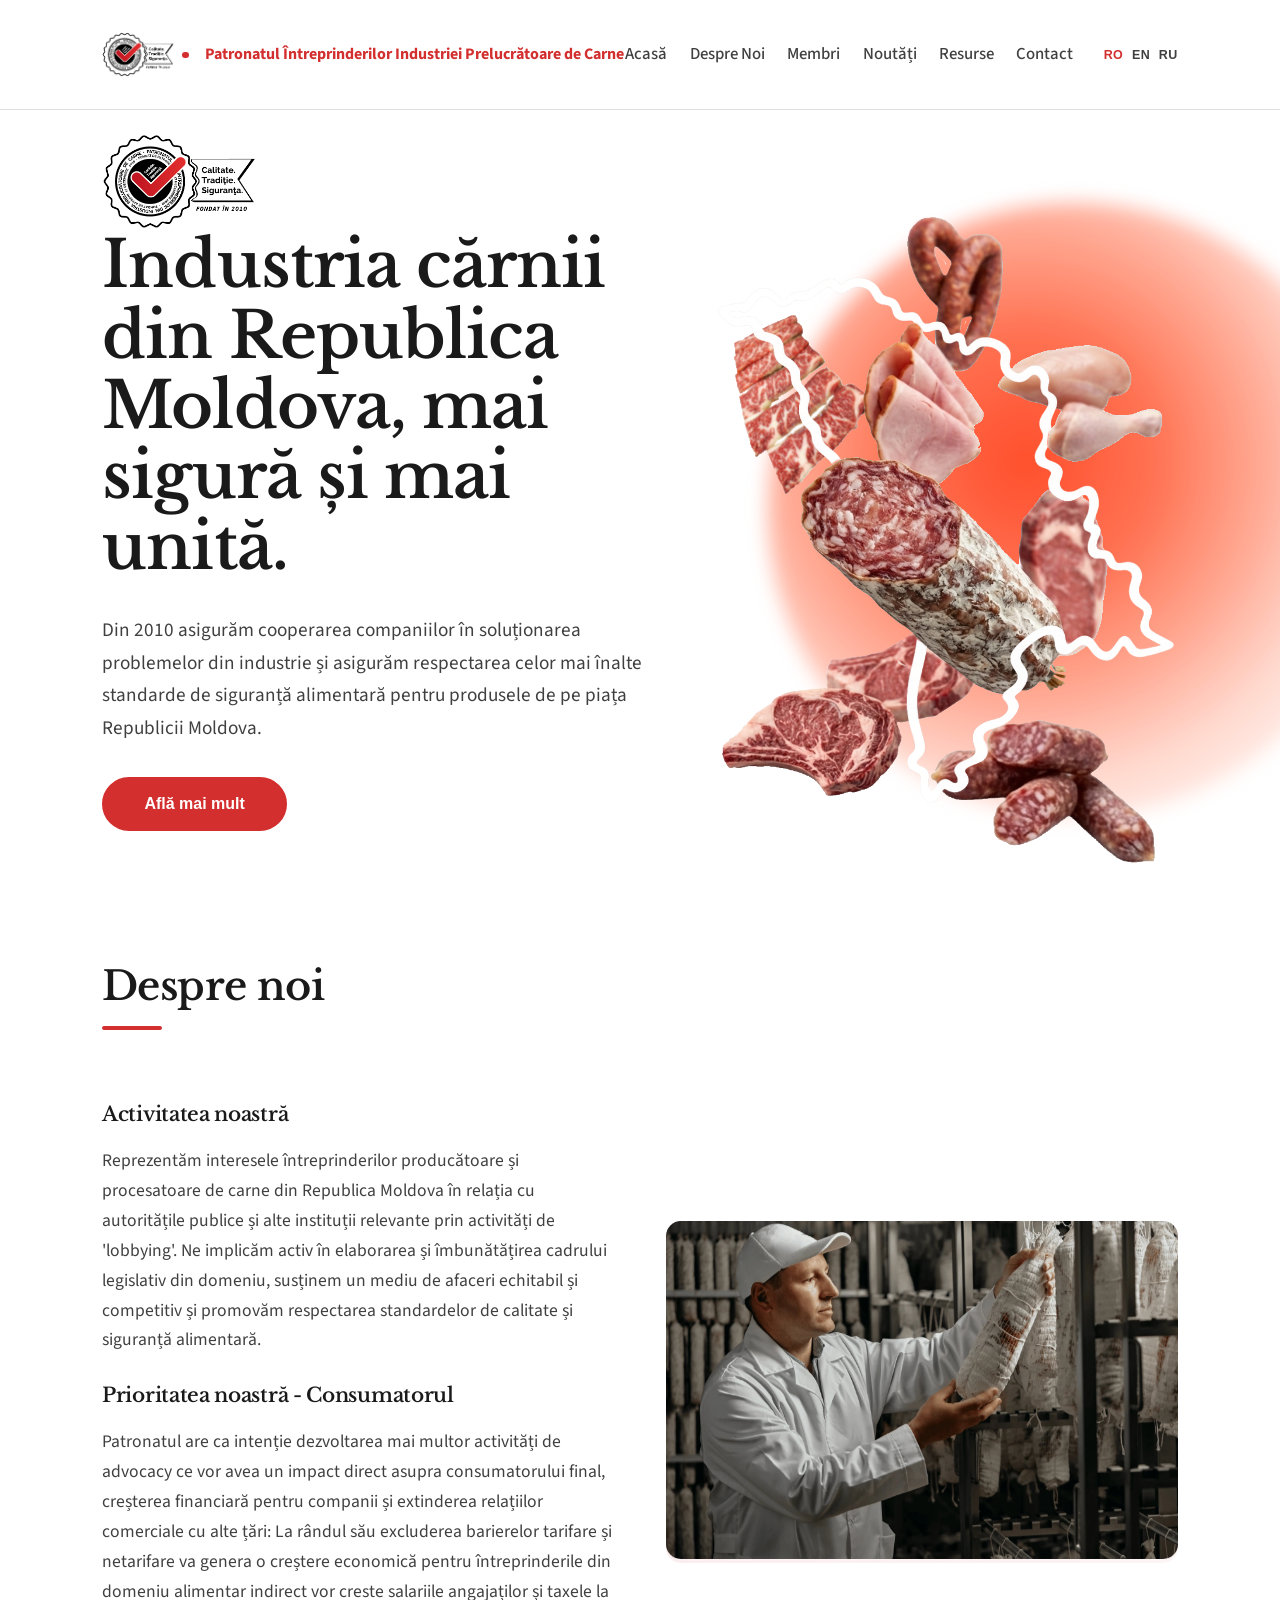
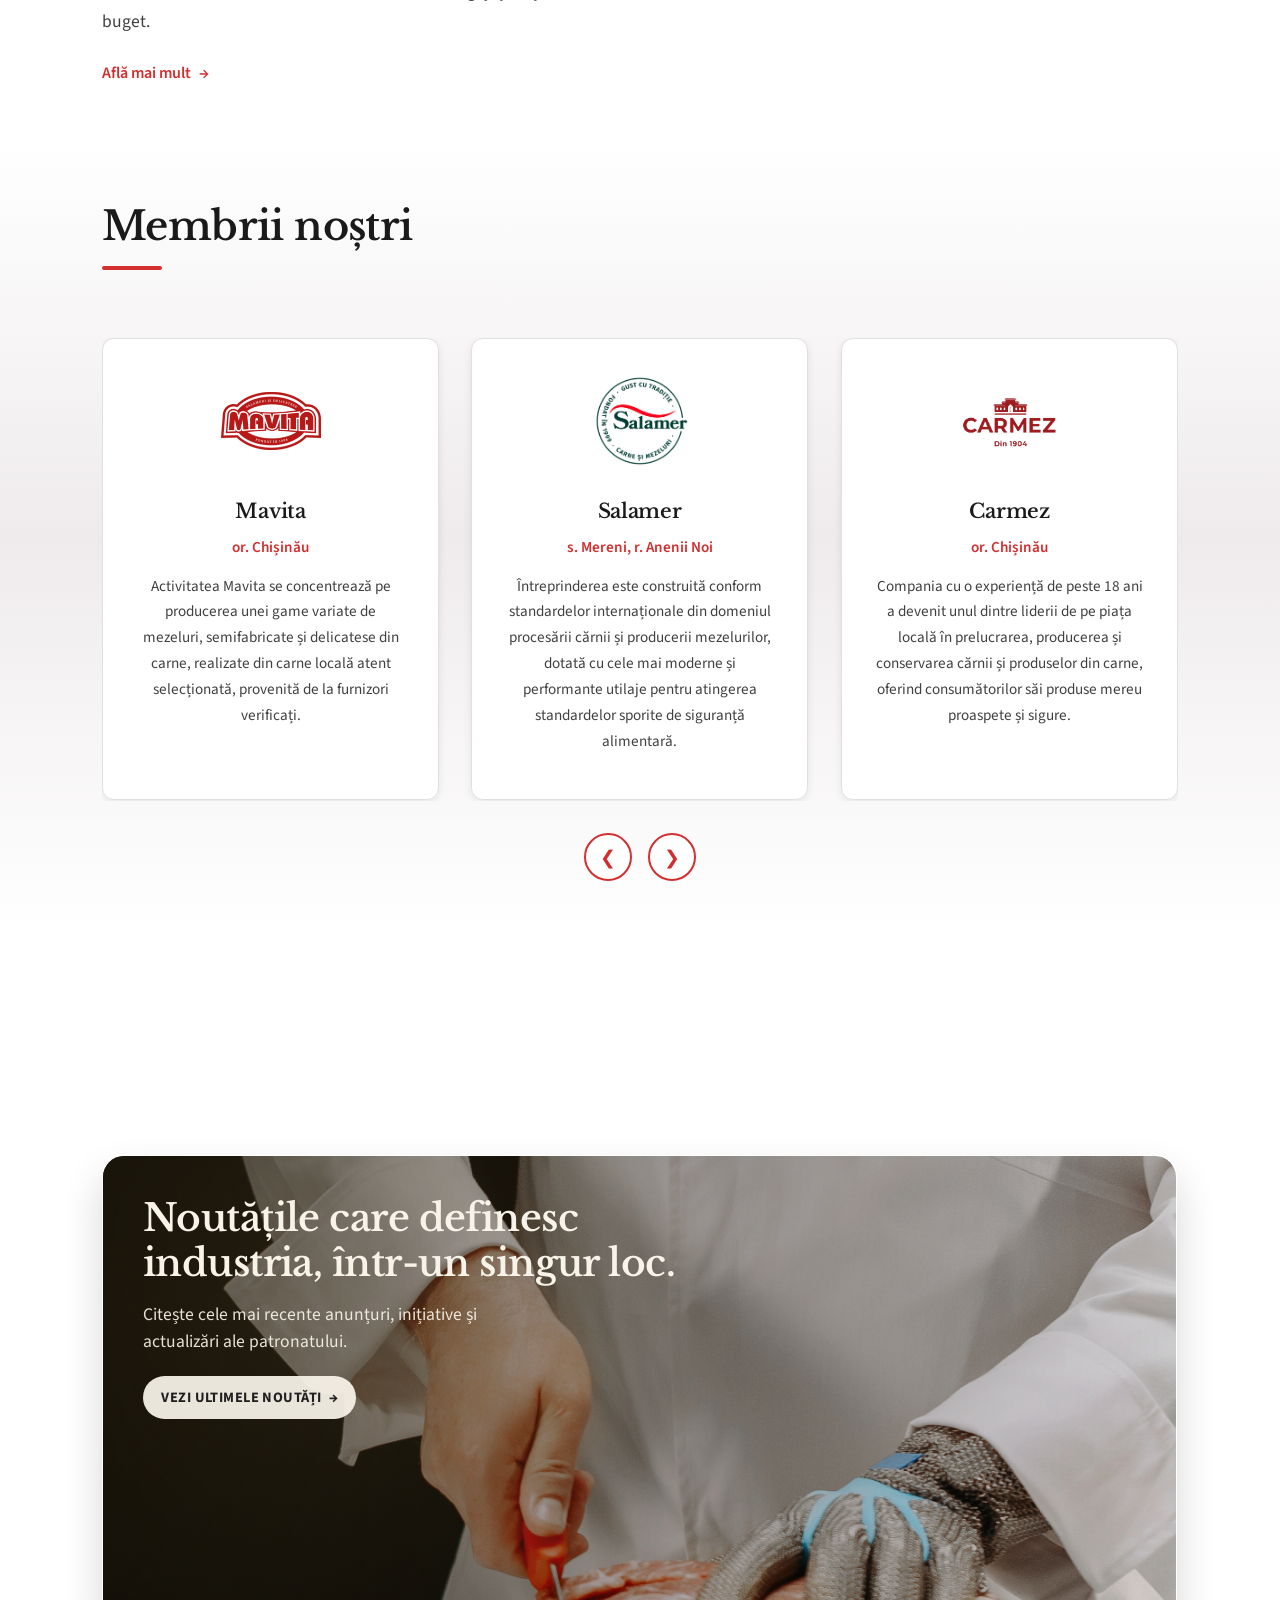
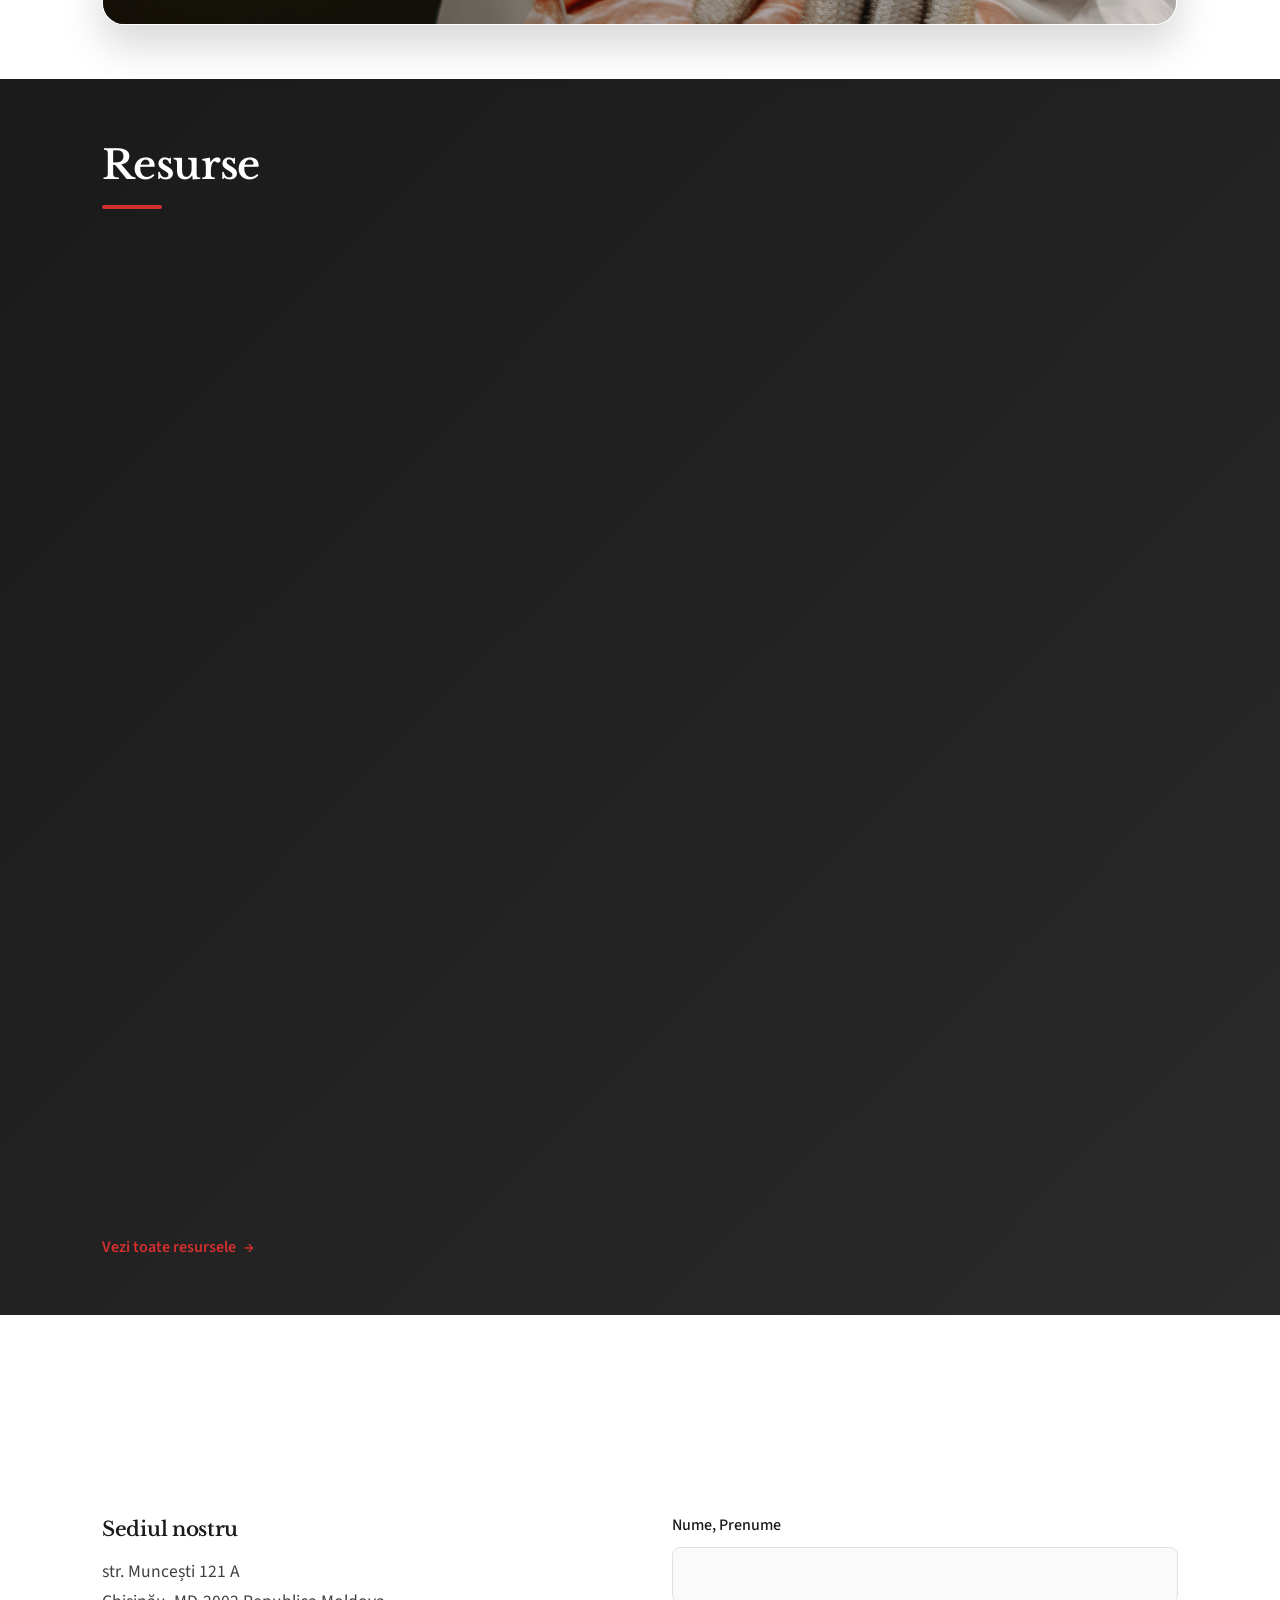
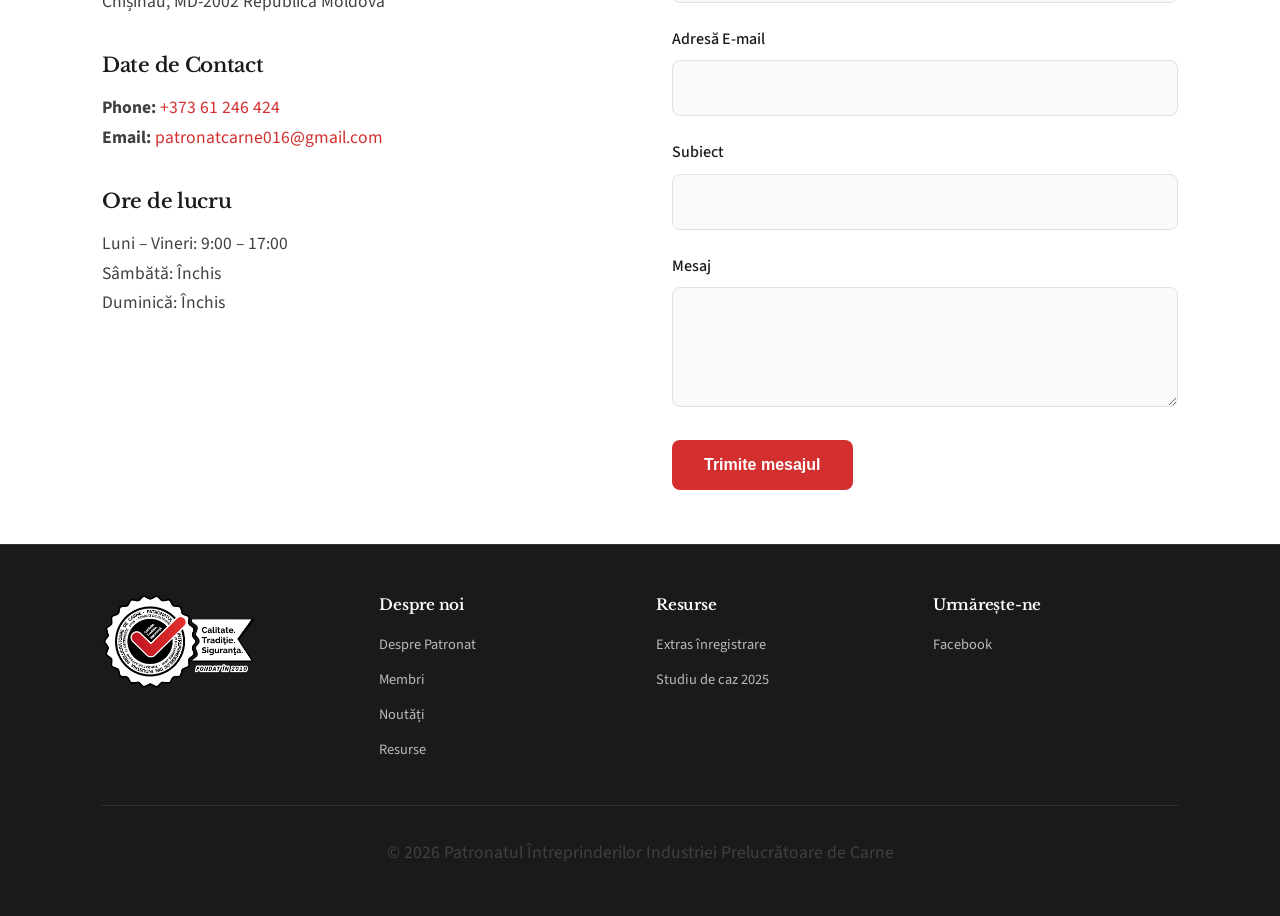
<file: index.html>
<!doctype html>
<html lang="ro">
  <head>
    <meta charset="UTF-8" />
    <meta name="viewport" content="width=device-width, initial-scale=1.0" />
    <meta
      property="og:title"
      content="Patronatul Întreprinderilor Industriei Prelucrătoare de Carne"
    />
    <meta
      property="og:description"
      content="Industria cărnii din Republica Moldova, mai sigură și mai unită."
    />
    <meta property="og:image" content="photos/banner-alt.webp" />
    <meta property="og:url" content="https://patronatcarne.md" />
    <meta property="og:type" content="website" />

    <title data-i18n="index.title">Patronat Carne</title>
    <link rel="preconnect" href="https://fonts.googleapis.com" />
    <link rel="preconnect" href="https://fonts.gstatic.com" crossorigin />
    <link
      href="https://fonts.googleapis.com/css2?family=Libre+Baskerville:ital,wght@0,400..700;1,400..700&family=Noto+Sans:ital,wght@0,100..900;1,100..900&family=Noto+Serif:ital,wght@0,100..900;1,100..900&family=Source+Sans+3:ital,wght@0,200..900;1,200..900&display=swap"
      rel="stylesheet"
    />
    <link rel="stylesheet" href="style.css" />
    <link
      rel="icon"
      type="image/x-icon"
      href="logo-companii/website-favicon/favicon.ico"
    />
    <link
      rel="icon"
      type="image/png"
      href="logo-companii/website-favicon/favicon-16x16.png"
    />
    <link
      rel="icon"
      type="image/png"
      href="logo-companii/website-favicon/favicon-32x32.png"
    />
    <link
      rel="apple-touch-icon"
      href="logo-companii/website-favicon/apple-touch-icon.png"
    />
    <link
      rel="icon"
      type="image/png"
      sizes="512x512"
      href="logo-companii/website-favicon/android-chrome-512x512.png"
    />
    <link
      rel="icon"
      type="image/png"
      sizes="192x192"
      href="logo-companii/website-favicon/android-chrome-192x192.png"
    />
  </head>
  <body>
    <!-- Navigation -->
    <nav id="navbar">
      <div class="nav-container">
        <a href="index.html" class="logo" aria-label="Acasă">
          <img src="./logo-companii/logo-patronat.png" alt="Logo Patronat" />
          <span class="logo-dot"></span>
          <br />
          <p data-i18n="nav.logoText" id="org-name-text">
            Patronatul Întreprinderilor Industriei Prelucrătoare de Carne
          </p>
        </a>
        <button
          type="button"
          class="nav-toggle"
          aria-label="Toggle navigation"
          aria-controls="primary-navigation"
          aria-expanded="false"
        >
          <span class="nav-toggle-lines"></span>
        </button>
        <ul id="primary-navigation" class="nav-menu">
          <li><a href="#hero" data-i18n="nav.home">Acasă</a></li>
          <li>
            <a href="pages/aboutus.html" data-i18n="nav.about">Despre Noi</a>
          </li>
          <li>
            <a href="pages/members.html" data-i18n="nav.members">Membri</a>
          </li>
          <li><a href="pages/news.html" data-i18n="nav.news">Noutăți</a></li>
          <li>
            <a href="pages/resurse.html" data-i18n="nav.resources">Resurse</a>
          </li>
          <li><a href="#contacts" data-i18n="nav.contact">Contact</a></li>
          <li class="language-switcher" data-no-translate>
            <button type="button" data-language-switcher data-lang="ro">
              RO
            </button>
            <button type="button" data-language-switcher data-lang="en">
              EN
            </button>
            <button type="button" data-language-switcher data-lang="ru">
              RU
            </button>
          </li>
        </ul>
      </div>
    </nav>

    <div class="hero-about-stage">
      <span class="hero-about-glow" aria-hidden="true"></span>
      <!-- Hero Section -->
      <section id="hero" class="hero">
        <div class="hero-layout">
          <div class="hero-content">
            <img
              src="./logo-companii/logo-patronat.png"
              alt="Logo patronat"
              id="logo-hero-section"
            />
            <h1 data-i18n="index.hero.title">
              Industria cărnii din Moldova, mai sigură și mai unită.
            </h1>
            <p class="hero-subtitle" data-i18n="index.hero.subtitle">
              Din 2010 asigurăm cooperarea companiilor în soluționarea
              problemelor din industrie și asigurăm respectarea celor mai înalte
              standarde de siguranță alimentară pentru produsele de pe piața
              Republicii Moldova.
            </p>
            <div>
              <button class="cta-button" data-i18n="index.hero.ctaMore">
                Află mai mult
              </button>
            </div>
          </div>
          <div class="hero-image">
            <img
              src="photos/hero-salami-image.webp"
              alt="Reprezentare industria cărnii"
            />
          </div>
        </div>
      </section>

      <!-- About Section -->
      <section id="about" class="about">
        <div class="container">
          <h2 class="fade-in-on-scroll" data-i18n="index.about.title">
            Despre noi
          </h2>
          <div class="about-grid">
            <div class="about-text fade-in-on-scroll">
              <h3 data-i18n="index.about.activityTitle">Activitatea noastră</h3>
              <p data-i18n="index.about.activityText">
                Reprezentăm interesele întreprinderilor producătoare și
                procesatoare de carne din Republica Moldova în relația cu
                autoritățile publice și alte instituții relevante. Ne implicăm
                activ în elaborarea și îmbunătățirea cadrului legislativ din
                domeniu, susținem un mediu de afaceri echitabil și competitiv și
                promovăm respectarea standardelor de calitate și siguranță
                alimentară. Facilităm dialogul dintre angajatori, stat și
                partenerii sociali, oferim suport informațional și consultativ
                membrilor noștri și contribuim la dezvoltarea și modernizarea
                sectorului cărnii la nivel național și internațional.
              </p>

              <h3 data-i18n="index.about.priorityTitle">
                Prioritatea noastră - Consumatorul
              </h3>
              <p data-i18n="index.about.priorityText">
                Patronatul are ca intenție dezvoltarea mai multor activități de
                advocacy ce vor avea un impact direct asupra consumatorului
                final, creșterea financiară pentru companii și extinderea
                relațiilor comerciale cu alte țări: La rândul său excluderea
                barierelor tarifare și netarifare va genera o creștere economică
                pentru întreprinderile din domeniu alimentar indirect vor creste
                salariile angajaților și taxele la buget.
              </p>
              <a
                href="pages/aboutus.html"
                class="read-more"
                data-i18n="index.about.readMore"
                >Află mai mult</a
              >
            </div>
            <div class="index-about-image">
              <img src="./photos/main-no-logo.webp" alt="PIIPC" />
            </div>
          </div>
        </div>
      </section>
    </div>

    <!-- Members Section -->
    <section id="members" class="members">
      <div class="container">
        <h2 class="fade-in-on-scroll" data-i18n="index.members.title">
          Membrii noștri
        </h2>
        <div class="members-wrapper">
          <div class="carousel-container">
            <div class="members-grid" id="carousel">
              <div class="member-card fade-in-on-scroll" data-team-page="true">
                <div class="member-avatar">
                  <img src="./logo-companii/mavita-gray.png" alt="Mavita" />
                </div>
                <h3>Mavita</h3>
                <p class="member-role" data-i18n="index.member.mavita.role">
                  or. Chișinău
                </p>
                <p data-i18n="index.member.mavita.desc">
                  Activitatea Mavita se concentrează pe producerea unei game
                  variate de mezeluri, semifabricate și delicatese din carne,
                  realizate din carne locală atent selecționată, provenită de la
                  furnizori verificați.
                </p>
              </div>
              <div class="member-card fade-in-on-scroll" data-team-page="true">
                <div class="member-avatar">
                  <img src="./logo-companii/salamer-gray.png" alt="Salamer" />
                </div>
                <h3>Salamer</h3>
                <p class="member-role" data-i18n="index.member.salamer.role">
                  s. Mereni, r. Anenii Noi
                </p>
                <p data-i18n="index.member.salamer.desc">
                  Întreprinderea este construită conform standardelor
                  internaționale din domeniul procesării cărnii și producerii
                  mezelurilor, dotată cu cele mai moderne și performante utilaje
                  pentru atingerea standardelor sporite de siguranță alimentară.
                </p>
              </div>
              <div class="member-card fade-in-on-scroll" data-team-page="true">
                <div class="member-avatar">
                  <img src="./logo-companii/carmez-gray.png" alt="Carmez" />
                </div>
                <h3>Carmez</h3>
                <p class="member-role" data-i18n="index.member.carmez.role">
                  or. Chișinău
                </p>
                <p data-i18n="index.member.carmez.desc">
                  Compania cu o experiență de peste 18 ani a devenit unul dintre
                  liderii de pe piața locală în prelucrarea, producerea și
                  conservarea cărnii și produselor din carne, oferind
                  consumătorilor săi produse mereu proaspete și sigure.
                </p>
              </div>
              <div class="member-card fade-in-on-scroll" data-team-page="true">
                <div class="member-avatar">
                  <img src="./logo-companii/pegas-gray.png" alt="Pegas" />
                </div>
                <h3>Pegas</h3>
                <p class="member-role" data-i18n="index.member.pegas.role">
                  or. Chișinău
                </p>
                <p data-i18n="index.member.pegas.desc">
                  Pegas este o afacere de familie fondată în anul 1992, un brand
                  premium de produse din carne și delicatese, lanț de magazine
                  și propria brutărie; cu accent pe cea mai înaltă calitate,
                  dezvoltare durabilă și inovație în fabricarea delicateselor de
                  calitate.
                </p>
              </div>
              <div class="member-card fade-in-on-scroll" data-team-page="true">
                <div class="member-avatar">
                  <img src="./logo-companii/nivalli-gray.png" alt="Nivalli" />
                </div>
                <h3>Nivalli</h3>
                <p class="member-role" data-i18n="index.member.nivalli.role">
                  s. Dubăsarii Vechi, r. Criuleni
                </p>
                <p data-i18n="index.member.nivalli.desc">
                  De la înființare, compania și-a propus să devină un producător
                  de referință în industria cărnii din Republica Moldova,
                  combinând rețetele tradiționale cu tehnologiile moderne de
                  producție. Combinatul este construit în conformitate cu
                  cerințele și rigorile din domeniul industriei alimentare,
                  fiind dotat cu utilaje și echipamente moderne produse în
                  Germania și Austria.
                </p>
              </div>
              <div class="member-card fade-in-on-scroll" data-team-page="true">
                <div class="member-avatar">
                  <img
                    src="./logo-companii/debutsor-gray.png"
                    alt="Debut-Sor"
                  />
                </div>
                <h3>Debut-Sor</h3>
                <p class="member-role" data-i18n="index.member.debutsor.role">
                  or. Soroca
                </p>
                <p data-i18n="index.member.debutsor.desc">
                  Misiunea întreprinderii – atenția sporită la preferințele
                  consumatorilor și tendința de perfecționare continuă, activînd
                  într-o manieră legală, transparentă și eficientă, asigurînd
                  astfel cumpărătorii cu produse de calitate.
                </p>
              </div>
              <div class="member-card fade-in-on-scroll" data-team-page="true">
                <div class="member-avatar">
                  <img
                    src="./logo-companii/mezellini-gray.png"
                    alt="Mezellini"
                  />
                </div>
                <h3>Mezellini</h3>
                <p class="member-role" data-i18n="index.member.mezellini.role">
                  s. Bulboaca, r. Anenii-Noi
                </p>
                <p data-i18n="index.member.mezellini.desc">
                  Misiunea este de a hrăni familiile moldovenești cu produse de
                  carne sănătoase, gustoase și accesibile, păstrând și
                  modernizând tradițiile culinare locale.
                </p>
              </div>
              <div class="member-card fade-in-on-scroll" data-team-page="true">
                <div class="member-avatar">
                  <img src="./logo-companii/bn-gray.png" alt="Basarabia Nord" />
                </div>
                <h3>Basarabia Nord</h3>
                <p class="member-role" data-i18n="index.member.bn.role">
                  or. Bălți
                </p>
                <p data-i18n="index.member.bn.desc">
                  De-a lungul unei istorii de peste 80 de ani, în cadrul
                  întreprinderii s-au format generații de tehnologi și maiștri
                  specializați în producerea produselor din carne tradiționale
                  și autentice.
                </p>
              </div>
              <div class="member-card fade-in-on-scroll" data-team-page="true">
                <div class="member-avatar">
                  <img
                    src="./logo-companii/slavena-gray.png"
                    alt="Slavena Lux"
                  />
                </div>
                <h3>Slavena Lux</h3>
                <p class="member-role" data-i18n="index.member.slavena.role">
                  or. Chișinău
                </p>
                <p data-i18n="index.member.slavena.desc">
                  Înființată în anul 2001, Slavena-Lux a evoluat pe parcursul
                  anilor într-un importator și producător de frunte de produse
                  alimentare, ocupând astăzi una dintre pozițiile de lider în
                  acest domeniu.
                </p>
              </div>
            </div>
          </div>
          <div class="carousel-nav fade-in-on-scroll">
            <button class="carousel-btn" id="prev-btn" aria-label="Previous">
              ❮
            </button>
            <button class="carousel-btn" id="next-btn" aria-label="Next">
              ❯
            </button>
          </div>
        </div>
      </div>
    </section>

    <!-- News Section -->
    <section id="news" class="news">
      <div class="container">
        <h2 class="fade-in-on-scroll" data-i18n="index.news.title">Noutăți</h2>
        <a href="pages/news.html" class="news-banner fade-in-on-scroll">
          <img
            src="photos/482A0288.webp"
            alt="Noutăți Patronat"
            class="news-banner-image"
          />
          <div class="news-banner-overlay" aria-hidden="true"></div>
          <div class="news-banner-content">
            <h3 data-i18n="index.news.bannerTitle">
              Noutățile care definesc industria, într-un singur loc.
            </h3>
            <p data-i18n="index.news.bannerText">
              Citește cele mai recente anunțuri, inițiative și actualizări ale
              patronatului.
            </p>
            <span class="news-banner-cta" data-i18n="index.news.bannerCta"
              >Vezi ultimele noutăți</span
            >
          </div>
        </a>
      </div>
    </section>

    <!-- Resources Section -->
    <section id="resources" class="resources">
      <div class="container">
        <h2 class="fade-in-on-scroll" data-i18n="index.resources.title">
          Resurse
        </h2>
        <div class="resources-grid">
          <div class="resource-card fade-in-on-scroll">
            <a
              href="resources/extras-patronat.pdf"
              target="_blank"
              class="wrapper_blank"
              id="wrapper_blank"
            >
              <div class="resource-icon">📄</div>
              <h3 data-i18n="index.resources.card1.title">
                Certificat de înregistrare
              </h3>
              <p data-i18n="index.resources.card1.text">
                Extrasul de la Agenția Servicii Publice (ASP) care certifică
                validitatea activității patronatului drept „Asociație
                Patronală”.
              </p>
              <span class="read-more" data-i18n="index.resources.open"
                >Deschide</span
              >
            </a>
          </div>
          <div class="resource-card fade-in-on-scroll">
            <a href="resources/studiu-maib.pdf" target="_blank">
              <div class="resource-icon">📈</div>
              <h3 data-i18n="index.resources.card2.title">
                Studiul pieței 2025
              </h3>
              <p data-i18n="index.resources.card2.text">
                Un studiu de caz al Sectorului de Creștere Porci, producere
                Mezeluri și carne proaspătă în Moldova, 2025. Proprietate
                intelectuală a „maib”.
              </p>
              <span class="read-more" data-i18n="index.resources.open"
                >Deschide</span
              >
            </a>
          </div>
          <div class="resource-card fade-in-on-scroll">
            <a
              href="https://www.legis.md/cautare/getResults?doc_id=138550&lang=ro"
              target="_blank"
            >
              <div class="resource-icon">📝</div>
              <h3 data-i18n="index.resources.card3.title">
                Legea Patronatelor (Nr. 976)
              </h3>
              <p data-i18n="index.resources.card3.text">
                Descrierea sectiunii resurse 3
              </p>
              <span class="read-more" data-i18n="index.resources.open"
                >Deschide</span
              >
            </a>
          </div>
          <div class="resource-card fade-in-on-scroll">
            <a href="resources/UNIDO-RO.pdf" target="_blank">
              <div class="resource-icon">🌐</div>
              <h3 data-i18n="index.resources.card4.title">Newsletter UNIDO</h3>
              <p data-i18n="index.resources.card4.text">
                Ediția #5 din newsletterul proiectului UE-UNIDO „Îmbunătățirea
                conformității standardelor prin creșterea capacităților
                naționale de monitorizare a reziduurilor”.
              </p>
              <span class="read-more" data-i18n="index.resources.open"
                >Deschide</span
              >
            </a>
          </div>
        </div>
        <a
          class="read-more"
          style="margin-top: 6vh"
          href="pages/resurse.html"
          data-i18n="resources.page.hyperlink"
          >Vezi toate resursele</a
        >
      </div>
    </section>

    <!-- Contacts Section -->
    <section id="contacts" class="contacts">
      <div class="container">
        <h2 class="fade-in-on-scroll" data-i18n="index.contacts.title">
          Contactează-ne
        </h2>
        <div class="contacts-content fade-in-on-scroll">
          <div class="contact-info">
            <div class="contact-item">
              <h3 data-i18n="index.contacts.officeTitle">Sediul nostru</h3>
              <p>
                <span data-i18n="index.contacts.officeLine1"
                  >str. Muncești 121 A</span
                ><br />
                <span data-i18n="index.contacts.officeLine2"
                  >Chișinău, MD-2002 Republica Moldova</span
                >
              </p>
            </div>
            <div class="contact-item">
              <h3 data-i18n="index.contacts.detailsTitle">Date de Contact</h3>
              <p>
                <strong data-i18n="index.contacts.phoneLabel">Phone:</strong>
                <a href="tel:+37368090046">+373 61 246 424</a><br />
                <strong data-i18n="index.contacts.emailLabel">Email:</strong>
                <a href="mailto:patronatcarne016@gmail.com"
                  >patronatcarne016@gmail.com</a
                >
              </p>
            </div>
            <div class="contact-item">
              <h3 data-i18n="index.contacts.hoursTitle">Ore de lucru</h3>
              <p>
                <span data-i18n="index.contacts.hoursLine1"
                  >Luni – Vineri: 9:00 – 17:00</span
                ><br />
                <span data-i18n="index.contacts.hoursLine2"
                  >Sâmbătă: Închis</span
                ><br />
                <span data-i18n="index.contacts.hoursLine3"
                  >Duminică: Închis</span
                >
              </p>
            </div>
          </div>
          <form id="contact-form" class="fade-in-on-scroll">
            <div class="form-group">
              <label for="name" data-i18n="index.form.name"
                >Nume, Prenume</label
              >
              <input
                type="text"
                id="name"
                name="name"
                required
                title="Nume, Prenume"
              />
            </div>
            <div class="form-group">
              <label for="email" data-i18n="index.form.email"
                >Adresă E-mail</label
              >
              <input
                type="email"
                id="email"
                name="email"
                required
                title="E-mail"
              />
            </div>
            <div class="form-group">
              <label for="subject" data-i18n="index.form.subject"
                >Subiect</label
              >
              <input
                type="text"
                id="subject"
                name="subject"
                required
                title="Subiect"
              />
            </div>
            <div class="form-group">
              <label for="message" data-i18n="index.form.message">Mesaj</label>
              <textarea
                id="message"
                name="message"
                required
                title="Mesaj"
              ></textarea>
            </div>
            <button
              type="submit"
              class="submit-btn"
              data-i18n-text="index.form.submit"
            >
              Trimite mesajul
            </button>
          </form>
        </div>
      </div>
    </section>

    <!-- Footer -->
    <footer>
      <div class="footer-content">
        <div class="footer-section">
          <img
            src="./logo-companii/logo-patronat.png"
            alt="PIIPC"
            class="footer-brand-logo"
          />
        </div>
        <div class="footer-section">
          <h4 data-i18n="footer.about">Despre noi</h4>
          <ul>
            <li>
              <a href="pages/aboutus.html" data-i18n="footer.aboutPatronat"
                >Despre Patronat</a
              >
            </li>
            <li>
              <a href="pages/members.html" data-i18n="nav.members">Membri</a>
            </li>
            <li><a href="pages/news.html" data-i18n="nav.news">Noutăți</a></li>
            <li>
              <a href="pages/resurse.html" data-i18n="nav.resources">Resurse</a>
            </li>
          </ul>
        </div>
        <div class="footer-section">
          <h4 data-i18n="footer.resources">Resurse</h4>
          <ul>
            <li>
              <a
                href="resources/extras-patronat.pdf"
                target="_blank"
                data-i18n="index.footer.extras"
                >Extras înregistrare</a
              >
            </li>
            <li>
              <a
                href="resources/studiu-maib.pdf"
                target="_blank"
                data-i18n="index.footer.caseStudy"
                >Studiu de caz 2025</a
              >
            </li>
          </ul>
        </div>
        <div class="footer-section">
          <h4 data-i18n="footer.follow">Urmărește-ne</h4>
          <ul>
            <li>
              <a
                href="https://www.facebook.com/PatronatCarne"
                data-i18n="index.footer.facebook"
                target="_blank"
                >Facebook</a
              >
            </li>
          </ul>
        </div>
      </div>
      <div class="footer-bottom">
        <p data-i18n="footer.copyright">
          &copy; 2026 Patronatul Întreprinderilor Industriei Prelucrătoare de
          Carne
        </p>
      </div>
    </footer>

    <script src="scripts/translations.js"></script>
    <script src="scripts/i18n.js"></script>
    <script src="scripts/parallax.js"></script>
    <script src="scripts/scroll-reveal.js"></script>
    <script>
      const navbar = document.getElementById("navbar");
      const navToggle = document.querySelector(".nav-toggle");
      const navMenu = document.getElementById("primary-navigation");

      function setupMobileMenu() {
        if (!navToggle || !navMenu) {
          return;
        }

        navToggle.addEventListener("click", () => {
          const isOpen = navbar.classList.toggle("menu-open");
          navToggle.setAttribute("aria-expanded", isOpen ? "true" : "false");
        });

        navMenu.querySelectorAll("a").forEach((link) => {
          link.addEventListener("click", () => {
            navbar.classList.remove("menu-open");
            navToggle.setAttribute("aria-expanded", "false");
          });
        });

        window.addEventListener("resize", () => {
          if (window.innerWidth > 768) {
            navbar.classList.remove("menu-open");
            navToggle.setAttribute("aria-expanded", "false");
          }
        });
      }

      setupMobileMenu();

      // Navigation scroll effect
      window.addEventListener("scroll", () => {
        if (window.scrollY > 50) {
          navbar.classList.add("scrolled");
        } else {
          navbar.classList.remove("scrolled");
        }
      });

      // Smooth scroll for navigation links
      document.querySelectorAll("nav a[href^='#']").forEach((link) => {
        link.addEventListener("click", (e) => {
          e.preventDefault();
          const targetId = link.getAttribute("href");

          if (targetId === "#hero") {
            window.scrollTo({ top: 0, behavior: "smooth" });
            return;
          }

          const targetSection = document.querySelector(targetId);
          if (targetSection) {
            targetSection.scrollIntoView({ behavior: "smooth" });
          }
        });
      });

      // Keep the logo Home link consistent with in-page Home behavior.
      const logoHomeLink = document.querySelector(
        "nav .logo[href='index.html']",
      );
      if (logoHomeLink) {
        logoHomeLink.addEventListener("click", (e) => {
          e.preventDefault();
          window.scrollTo({ top: 0, behavior: "smooth" });
        });
      }

      // CTA buttons interaction
      document.querySelectorAll(".cta-button").forEach((button) => {
        button.addEventListener("click", () => {
          const targetId = button.textContent.includes("Start")
            ? "#contacts"
            : "#about";
          const targetSection = document.querySelector(targetId);
          if (targetSection) {
            targetSection.scrollIntoView({
              behavior: "smooth",
              block: "nearest",
              inline: "nearest",
            });
          }
        });
      });

      // Carousel functionality
      const carousel = document.getElementById("carousel");
      const membersWrapper = document.querySelector(".members-wrapper");
      const prevBtn = document.getElementById("prev-btn");
      const nextBtn = document.getElementById("next-btn");
      const memberCards = document.querySelectorAll(".member-card");
      let cardsPerView = 3;
      let currentIndex = 0;
      let autoScrollTimer = null;
      let cardWidth = 0; // Will be calculated after DOM loads

      function getCardsPerView() {
        if (window.innerWidth <= 768) {
          return 1;
        }

        if (window.innerWidth <= 1024) {
          return 2;
        }

        return 3;
      }

      function getMaxIndex() {
        return Math.max(memberCards.length - cardsPerView, 0);
      }

      function calculateCardWidth() {
        if (memberCards.length > 0) {
          const computedStyle = window.getComputedStyle(carousel);
          const gap = parseFloat(computedStyle.gap || 0);
          const containerWidth = carousel.parentElement.offsetWidth;
          cardsPerView = getCardsPerView();

          // Keep the card width in sync with responsive breakpoints.
          cardWidth =
            (containerWidth - (cardsPerView - 1) * gap) / cardsPerView;

          currentIndex = Math.min(currentIndex, getMaxIndex());
        }
      }

      function updateCarousel() {
        const gap = parseFloat(window.getComputedStyle(carousel).gap || 0);
        const distance = (cardWidth + gap) * currentIndex;
        carousel.style.transform = `translateX(-${distance}px)`;
      }

      function nextSlide() {
        if (currentIndex < getMaxIndex()) {
          currentIndex++;
        } else {
          currentIndex = 0;
        }
        updateCarousel();
        resetAutoScroll();
      }

      function prevSlide() {
        if (currentIndex > 0) {
          currentIndex--;
        } else {
          currentIndex = getMaxIndex();
        }
        updateCarousel();
        resetAutoScroll();
      }

      function autoScroll() {
        nextSlide();
      }

      function stopAutoScroll() {
        if (autoScrollTimer) {
          clearInterval(autoScrollTimer);
          autoScrollTimer = null;
        }
      }

      function startAutoScroll() {
        if (!autoScrollTimer) {
          autoScrollTimer = setInterval(autoScroll, 5000);
        }
      }

      function resetAutoScroll() {
        stopAutoScroll();
        startAutoScroll();
      }

      // Event listeners for carousel navigation
      prevBtn.addEventListener("click", prevSlide);
      nextBtn.addEventListener("click", nextSlide);

      if (membersWrapper) {
        membersWrapper.addEventListener("mouseenter", stopAutoScroll);
        membersWrapper.addEventListener("mouseleave", startAutoScroll);
      }

      // Calculate card width after page loads
      window.addEventListener("load", () => {
        calculateCardWidth();
        updateCarousel();
      });

      window.addEventListener("resize", () => {
        calculateCardWidth();
        updateCarousel();
      });

      // Team page navigation
      document
        .querySelectorAll(".member-card[data-team-page]")
        .forEach((card) => {
          card.addEventListener("click", () => {
            // Navigate to members page
            window.location.href = "pages/members.html";
          });
        });

      // Cursor-follow glow for the homepage news banner.
      document.querySelectorAll(".news-banner").forEach((banner) => {
        banner.addEventListener("pointermove", (event) => {
          const rect = banner.getBoundingClientRect();
          const x = event.clientX - rect.left;
          const y = event.clientY - rect.top;

          banner.style.setProperty("--cursor-x", `${x}px`);
          banner.style.setProperty("--cursor-y", `${y}px`);
        });

        banner.addEventListener("pointerleave", () => {
          banner.style.setProperty("--cursor-x", "50%");
          banner.style.setProperty("--cursor-y", "50%");
        });
      });

      // Start auto-scroll
      resetAutoScroll();

      // Form submission
      document
        .getElementById("contact-form")
        .addEventListener("submit", (e) => {
          e.preventDefault();
          const formData = new FormData(e.target);
          const data = Object.fromEntries(formData);

          // Actually send to Formspree
          fetch("https://formspree.io/f/mlgpenqy", {
            method: "POST",
            body: formData,
            headers: {
              Accept: "application/json",
            },
          })
            .then((response) => {
              if (response.ok) {
                // Show success message
                const btn = e.target.querySelector(".submit-btn");
                const originalText = btn.textContent;
                btn.textContent = "✓ Message Sent!";
                btn.style.backgroundColor = "var(--color-blue)";

                setTimeout(() => {
                  btn.textContent = originalText;
                  btn.style.backgroundColor = "";
                  e.target.reset();
                }, 3000);
              } else {
                alert("Error sending message. Please try again.");
              }
            })
            .catch((error) => {
              console.error("Error:", error);
              alert("Error sending message. Please try again.");
            });
        });
    </script>
  </body>
</html>
</file>
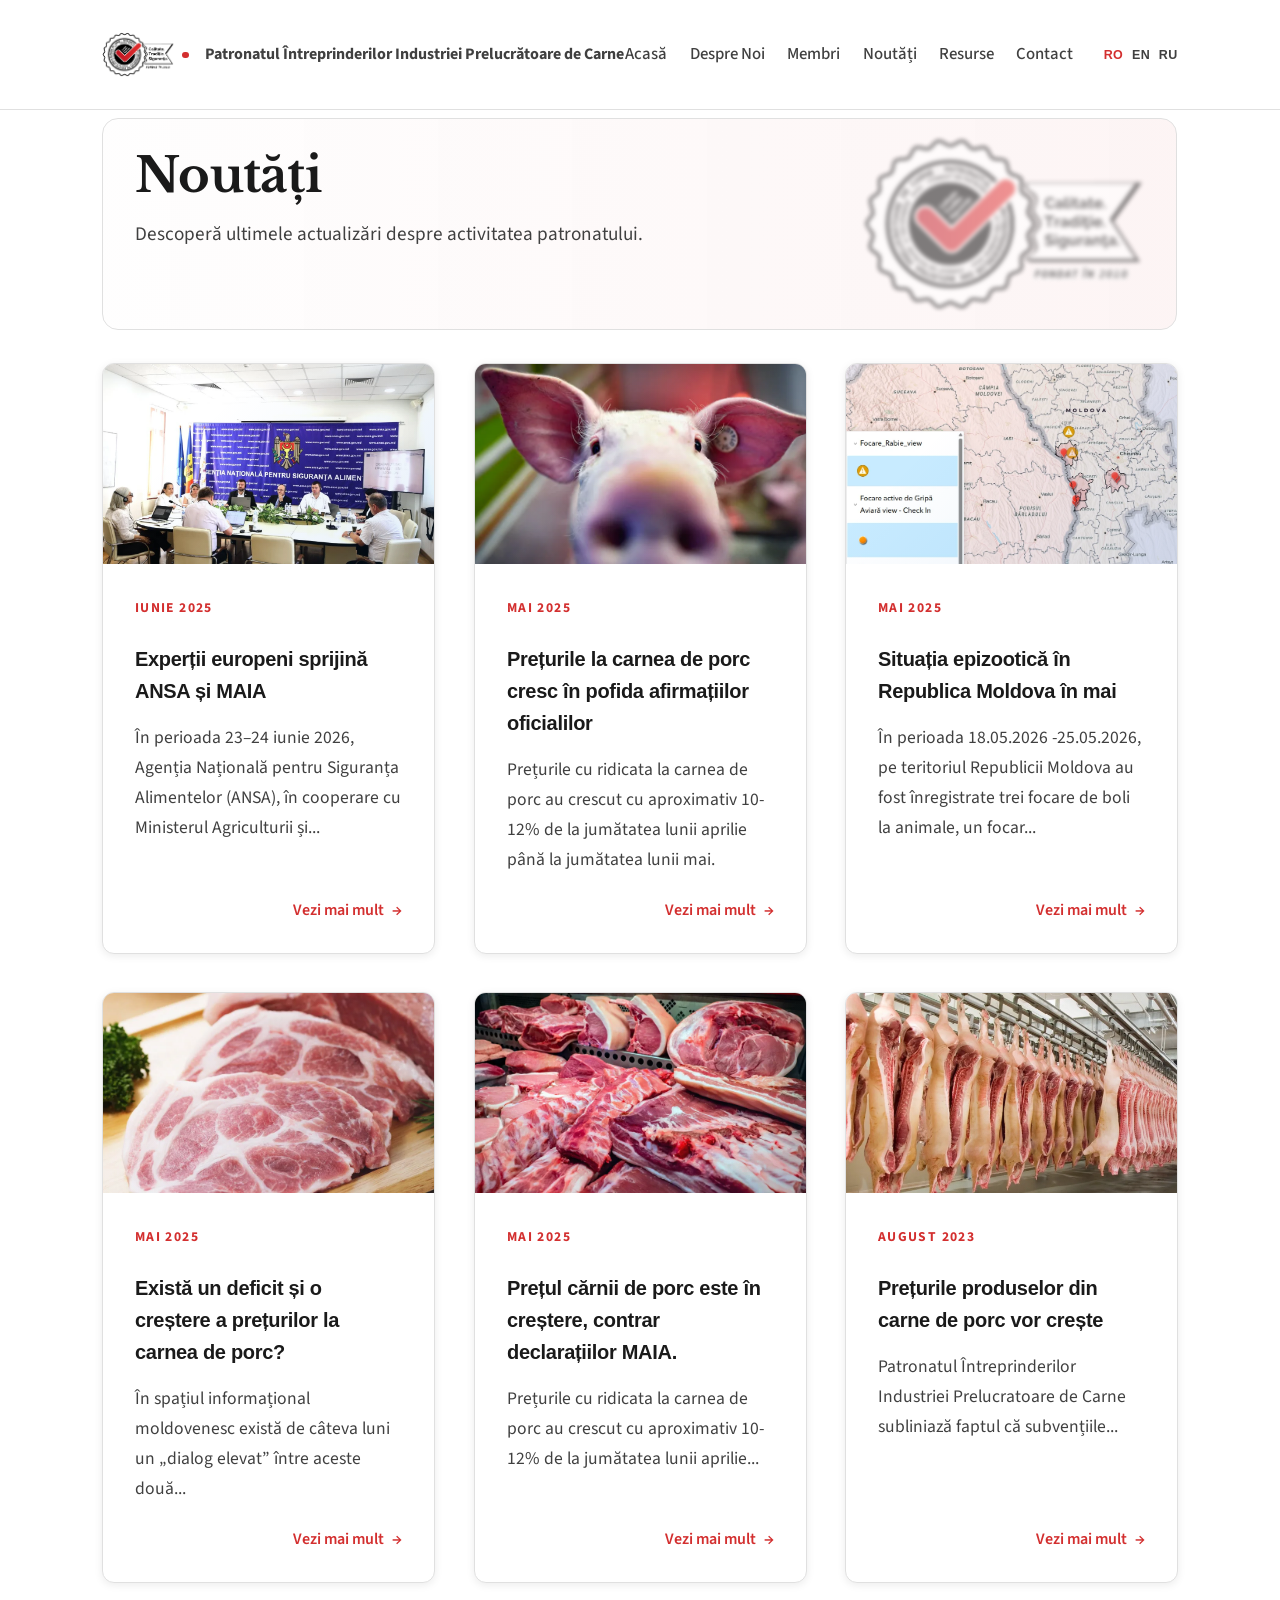
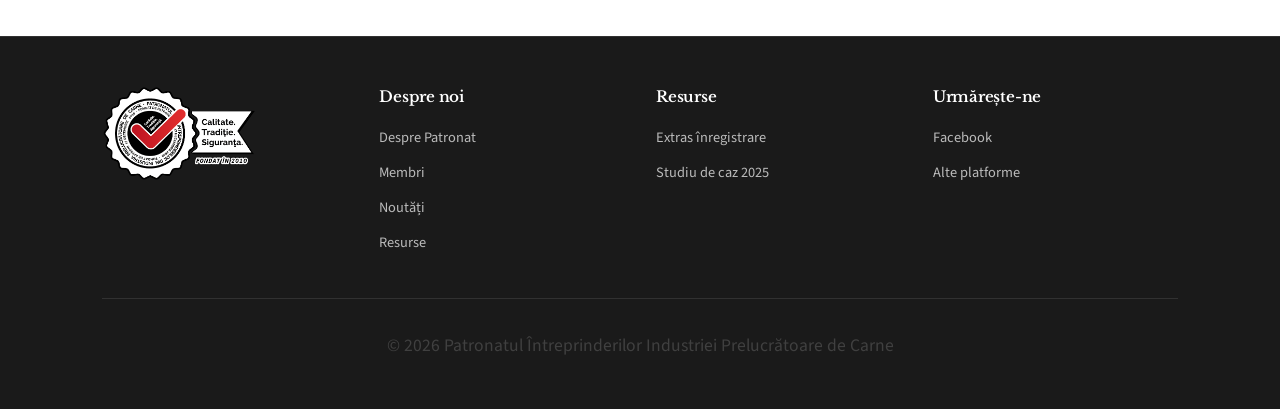
<file: news.html>
<!doctype html>
<html lang="ro">
  <head>
    <meta charset="UTF-8" />
    <meta name="viewport" content="width=device-width, initial-scale=1.0" />
    <title data-i18n="news.metaTitle">Noutăți - Patronat Carne</title>
    <link rel="preconnect" href="https://fonts.googleapis.com" />
    <link rel="preconnect" href="https://fonts.gstatic.com" crossorigin />
    <link
      href="https://fonts.googleapis.com/css2?family=Libre+Baskerville:ital,wght@0,400..700;1,400..700&family=Source+Sans+3:ital,wght@0,200..900;1,200..900&display=swap"
      rel="stylesheet"
    />
    <link rel="stylesheet" href="style.css" />
    <link
      rel="icon"
      type="image/x-icon"
      href="logo-companii/website-favicon/favicon.ico"
    />
    <link
      rel="icon"
      type="image/png"
      href="logo-companii/website-favicon/favicon-16x16.png"
    />
    <link
      rel="icon"
      type="image/png"
      href="logo-companii/website-favicon/favicon-32x32.png"
    />
    <link
      rel="apple-touch-icon"
      href="logo-companii/website-favicon/apple-touch-icon.png"
    />
    <link
      rel="icon"
      type="image/png"
      sizes="512x512"
      href="logo-companii/website-favicon/android-chrome-512x512.png"
    />
    <link
      rel="icon"
      type="image/png"
      sizes="192x192"
      href="logo-companii/website-favicon/android-chrome-192x192.png"
    />
  </head>
  <body>
    <nav id="navbar">
      <div class="nav-container">
        <a href="index.html" class="logo" aria-label="Acasă">
          <img src="./logo-companii/logo-patronat.png" alt="Logo Patronat" />
          <span class="logo-dot"></span>
          <br />
          <p data-i18n="nav.logoText">
            Patronatul Întreprinderilor Industriei Prelucrătoare de Carne
          </p>
        </a>
        <button
          type="button"
          class="nav-toggle"
          aria-label="Toggle navigation"
          aria-controls="primary-navigation"
          aria-expanded="false"
        >
          <span class="nav-toggle-lines"></span>
        </button>
        <ul id="primary-navigation" class="nav-menu">
          <li><a href="index.html#hero" data-i18n="nav.home">Acasă</a></li>
          <li><a href="aboutus.html" data-i18n="nav.about">Despre Noi</a></li>
          <li><a href="members.html" data-i18n="nav.members">Membri</a></li>
          <li><a href="news.html" data-i18n="nav.news">Noutăți</a></li>
          <li><a href="resurse.html" data-i18n="nav.resources">Resurse</a></li>
          <li>
            <a href="index.html#contacts" data-i18n="nav.contact">Contact</a>
          </li>
          <li class="language-switcher" data-no-translate>
            <button type="button" data-language-switcher data-lang="ro">
              RO
            </button>
            <button type="button" data-language-switcher data-lang="en">
              EN
            </button>
            <button type="button" data-language-switcher data-lang="ru">
              RU
            </button>
          </li>
        </ul>
      </div>
    </nav>

    <section class="news-page">
      <div class="container">
        <div class="general-page-title fade-in-on-scroll">
          <div class="left">
            <h1 class="news-page-title" data-i18n="news.title">Noutăți</h1>
            <p class="news-page-subtitle" data-i18n="news.subtitle">
              Descoperă ultimele actualizări despre activitatea patronatului.
            </p>
          </div>
          <img src="logo-companii/logo-patronat.png" alt="PIIPC Logo" />
        </div>

        <div id="newsGrid" class="news-grid-container"></div>
      </div>
    </section>

    <footer>
      <div class="footer-content">
        <div class="footer-section">
          <img
            src="./logo-companii/logo-patronat.png"
            alt="PIIPC"
            class="footer-brand-logo"
          />
        </div>
        <div class="footer-section">
          <h4 data-i18n="footer.about">Despre noi</h4>
          <ul>
            <li>
              <a href="aboutus.html" data-i18n="footer.aboutPatronat"
                >Despre Patronat</a
              >
            </li>
            <li><a href="members.html" data-i18n="nav.members">Membri</a></li>
            <li><a href="news.html" data-i18n="nav.news">Noutăți</a></li>
            <li>
              <a href="resurse.html" data-i18n="nav.resources">Resurse</a>
            </li>
          </ul>
        </div>
        <div class="footer-section">
          <h4 data-i18n="footer.resources">Resurse</h4>
          <ul>
            <li>
              <a
                href="resources/extras-patronat.pdf"
                target="_blank"
                data-i18n="index.footer.extras"
                >Extras înregistrare</a
              >
            </li>
            <li>
              <a
                href="resources/studiu-maib.pdf"
                target="_blank"
                data-i18n="index.footer.caseStudy"
                >Studiu de caz 2025</a
              >
            </li>
          </ul>
        </div>
        <div class="footer-section">
          <h4 data-i18n="footer.follow">Urmărește-ne</h4>
          <ul>
            <li>
              <a
                href="https://www.facebook.com/PatronatCarne"
                target="_blank"
                data-i18n="index.footer.facebook"
                >Facebook</a
              >
            </li>
            <li>
              <a href="#" data-i18n="footer.otherPlatforms">Alte platforme</a>
            </li>
          </ul>
        </div>
      </div>
      <div class="footer-bottom">
        <p data-i18n="footer.copyright">
          &copy; 2026 Patronatul Întreprinderilor Industriei Prelucrătoare de
          Carne
        </p>
      </div>
    </footer>

    <script src="translations.js"></script>
    <script src="i18n.js"></script>
    <script src="parallax.js"></script>
    <script src="scroll-reveal.js"></script>
    <script>
      const newsData = [
        {
          id: "article-3",
          image: "photos/news-thumbnails/euro-ansa-maia.webp",
          date: "Iunie 2025",
          title: "Experții europeni sprijină ANSA și MAIA",
          summary:
            "În perioada 23–24 iunie 2026, Agenția Națională pentru Siguranța Alimentelor (ANSA), în cooperare cu Ministerul Agriculturii și...",
          url: "https://ansa.gov.md/media/comunicate-de-presa/expertii-europeni-sprijina-ansa-si-maia-elaborarea-programului-national",
          i18n: {
            date: "news.article3.date",
            title: "news.article3.title",
            summary: "news.article3.summary",
            content: "news.article3.content",
          },
        },
        {
          id: "article-1",
          image: "photos/news-thumbnails/preturi-porc.webp",
          date: "Mai 2025",
          title:
            "Prețurile la carnea de porc cresc în pofida afirmațiilor oficialilor",
          summary:
            "Prețurile cu ridicata la carnea de porc au crescut cu aproximativ 10-12% de la jumătatea lunii aprilie până la jumătatea lunii mai.",
          url: "https://point.md/ro/noutati/economic/preturile-la-carnea-de-porc-cresc-in-pofida-afirmatiilor-oficialilor/",
          i18n: {
            date: "news.article1.date",
            title: "news.article1.title",
            summary: "news.article1.summary",
            content: "news.article1.content",
          },
        },
        {
          id: "article-2",
          image: "photos/news-thumbnails/situatia-epizootica.webp",
          date: "Mai 2025",
          title: "Situația epizootică în Republica Moldova în mai",
          summary:
            "În perioada 18.05.2026 -25.05.2026, pe teritoriul Republicii Moldova au fost înregistrate trei focare de boli la animale, un focar...",
          url: "https://www.ansa.gov.md/media/comunicate-de-presa/situatia-epizootica-republica-moldova-perioada-18052026-25052026.html",
          i18n: {
            date: "news.article2.date",
            title: "news.article2.title",
            summary: "news.article2.summary",
            content: "news.article2.content",
          },
        },
        {
          id: "article-5",
          image: "photos/news-thumbnails/article5.webp",
          date: "Mai 2025",
          title:
            "Există un deficit și o creștere a prețurilor la carnea de porc?",
          summary:
            "În spațiul informațional moldovenesc există de câteva luni un „dialog elevat” între aceste două...",
          url: "https://logos-pres.md/articol/pozitia-asociatiei-producatorilor-de-carne-de-porc-din-moldova-apcpm-cu-privire-la-evolutiile-recente-din-sectorul-carnii-de-porc/",
          i18n: {
            date: "news.article5.date",
            title: "news.article5.title",
            summary: "news.article5.summary",
            content: "news.article5.content",
          },
        },
        {
          id: "article-6",
          image: "photos/news-thumbnails/article6.webp",
          date: "Mai 2025",
          title:
            "Prețul cărnii de porc este în creștere, contrar declarațiilor MAIA.",
          summary:
            "Prețurile cu ridicata la carnea de porc au crescut cu aproximativ 10-12% de la jumătatea lunii aprilie...",
          url: "https://logos-pres.md/articol/pretul-carnii-de-porc-este-in-crestere-contrar-declaratiilor-maia/",
          i18n: {
            date: "news.article6.date",
            title: "news.article6.title",
            summary: "news.article6.summary",
            content: "news.article6.content",
          },
        },
        {
          id: "article-4",
          image: "photos/news-thumbnails/article4.webp",
          date: "August 2023",
          title: "Prețurile produselor din carne de porc vor crește",
          summary:
            "Patronatul Întreprinderilor Industriei Prelucratoare de Carne subliniază faptul că subvențiile...",
          url: "https://diez.md/2023/08/23/preturile-la-produsele-din-carne-de-porc-vor-creste-brusc-daca-autoritatile-nu-vor-interveni/",
          i18n: {
            date: "news.article4.date",
            title: "news.article4.title",
            summary: "news.article4.summary",
            content: "news.article4.content",
          },
        },
      ];

      const newsGrid = document.getElementById("newsGrid");

      function t(key, fallback = "") {
        return window.I18N ? window.I18N.t(key, fallback) : fallback;
      }

      function getArticleById(articleId) {
        return newsData.find((item) => item.id === articleId);
      }

      function localizedArticleValue(article, fieldName) {
        const key = article.i18n[fieldName];
        const fallback = article[fieldName] || "";
        return t(key, fallback);
      }

      function createNewsCard(article) {
        const articleElement = document.createElement("a");
        articleElement.href = article.url;
        articleElement.target = "_blank";
        articleElement.rel = "noopener noreferrer";
        articleElement.className = "news-card fade-in-on-scroll";
        articleElement.dataset.articleId = article.id;

        articleElement.innerHTML = `
          <div class="news-image">
            <img src="${article.image}" alt="${localizedArticleValue(article, "title")}" />
          </div>
          <div class="news-content">
            <p class="news-date">${localizedArticleValue(article, "date")}</p>
            <h3>${localizedArticleValue(article, "title")}</h3>
            <p>${localizedArticleValue(article, "summary")}</p>
            <button type="button" class="read-more news-read-more">${t("news.readMore", "Vezi mai mult")}</button>
          </div>
        `;

        return articleElement;
      }

      function renderNewsGrid() {
        newsGrid.innerHTML = "";
        newsData.forEach((article) => {
          newsGrid.appendChild(createNewsCard(article));
        });
      }

      document.addEventListener("languagechange", () => {
        renderNewsGrid();
      });

      renderNewsGrid();

      const navbar = document.getElementById("navbar");
      const navToggle = document.querySelector(".nav-toggle");
      const navMenu = document.getElementById("primary-navigation");

      function setupMobileMenu() {
        if (!navToggle || !navMenu) {
          return;
        }

        navToggle.addEventListener("click", () => {
          const isOpen = navbar.classList.toggle("menu-open");
          navToggle.setAttribute("aria-expanded", isOpen ? "true" : "false");
        });

        navMenu.querySelectorAll("a").forEach((link) => {
          link.addEventListener("click", () => {
            navbar.classList.remove("menu-open");
            navToggle.setAttribute("aria-expanded", "false");
          });
        });

        window.addEventListener("resize", () => {
          if (window.innerWidth > 768) {
            navbar.classList.remove("menu-open");
            navToggle.setAttribute("aria-expanded", "false");
          }
        });
      }

      setupMobileMenu();

      window.addEventListener("scroll", () => {
        if (window.scrollY > 50) {
          navbar.classList.add("scrolled");
        } else {
          navbar.classList.remove("scrolled");
        }
      });
    </script>
  </body>
</html>
</file>
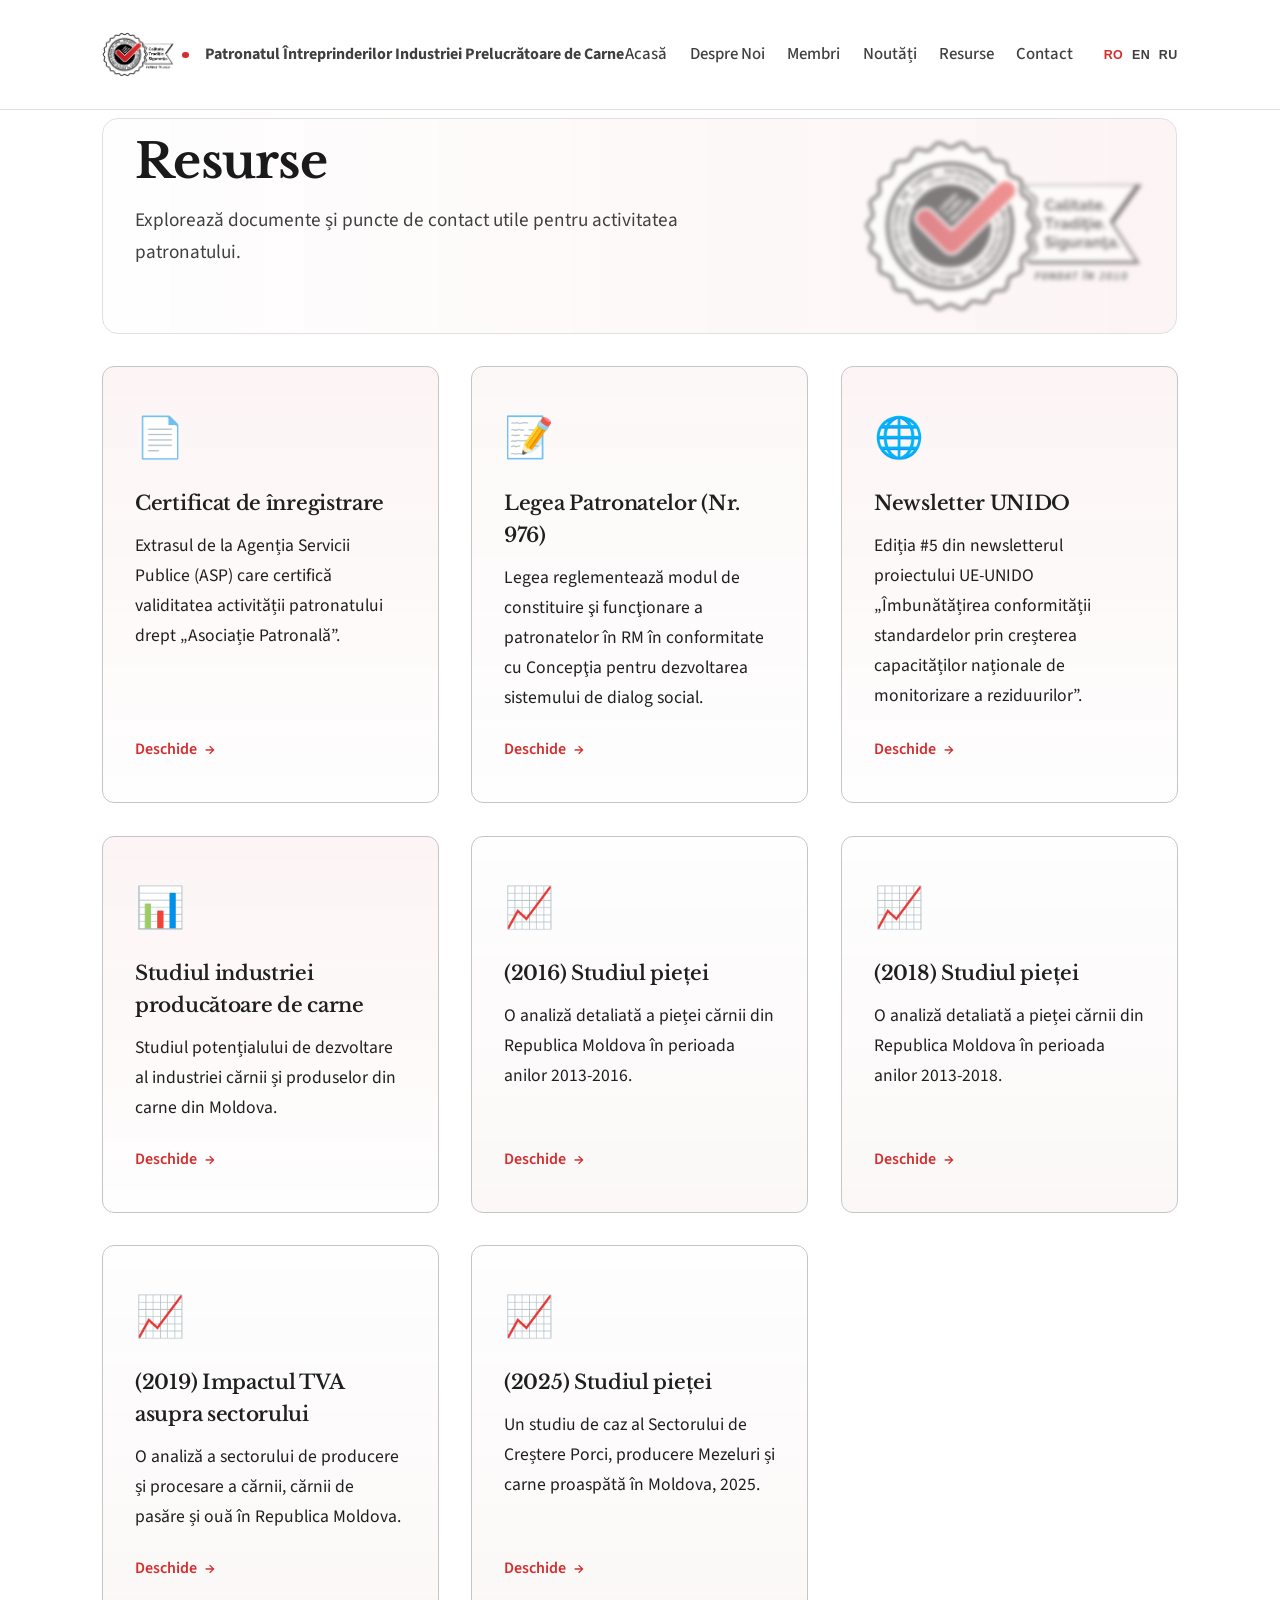
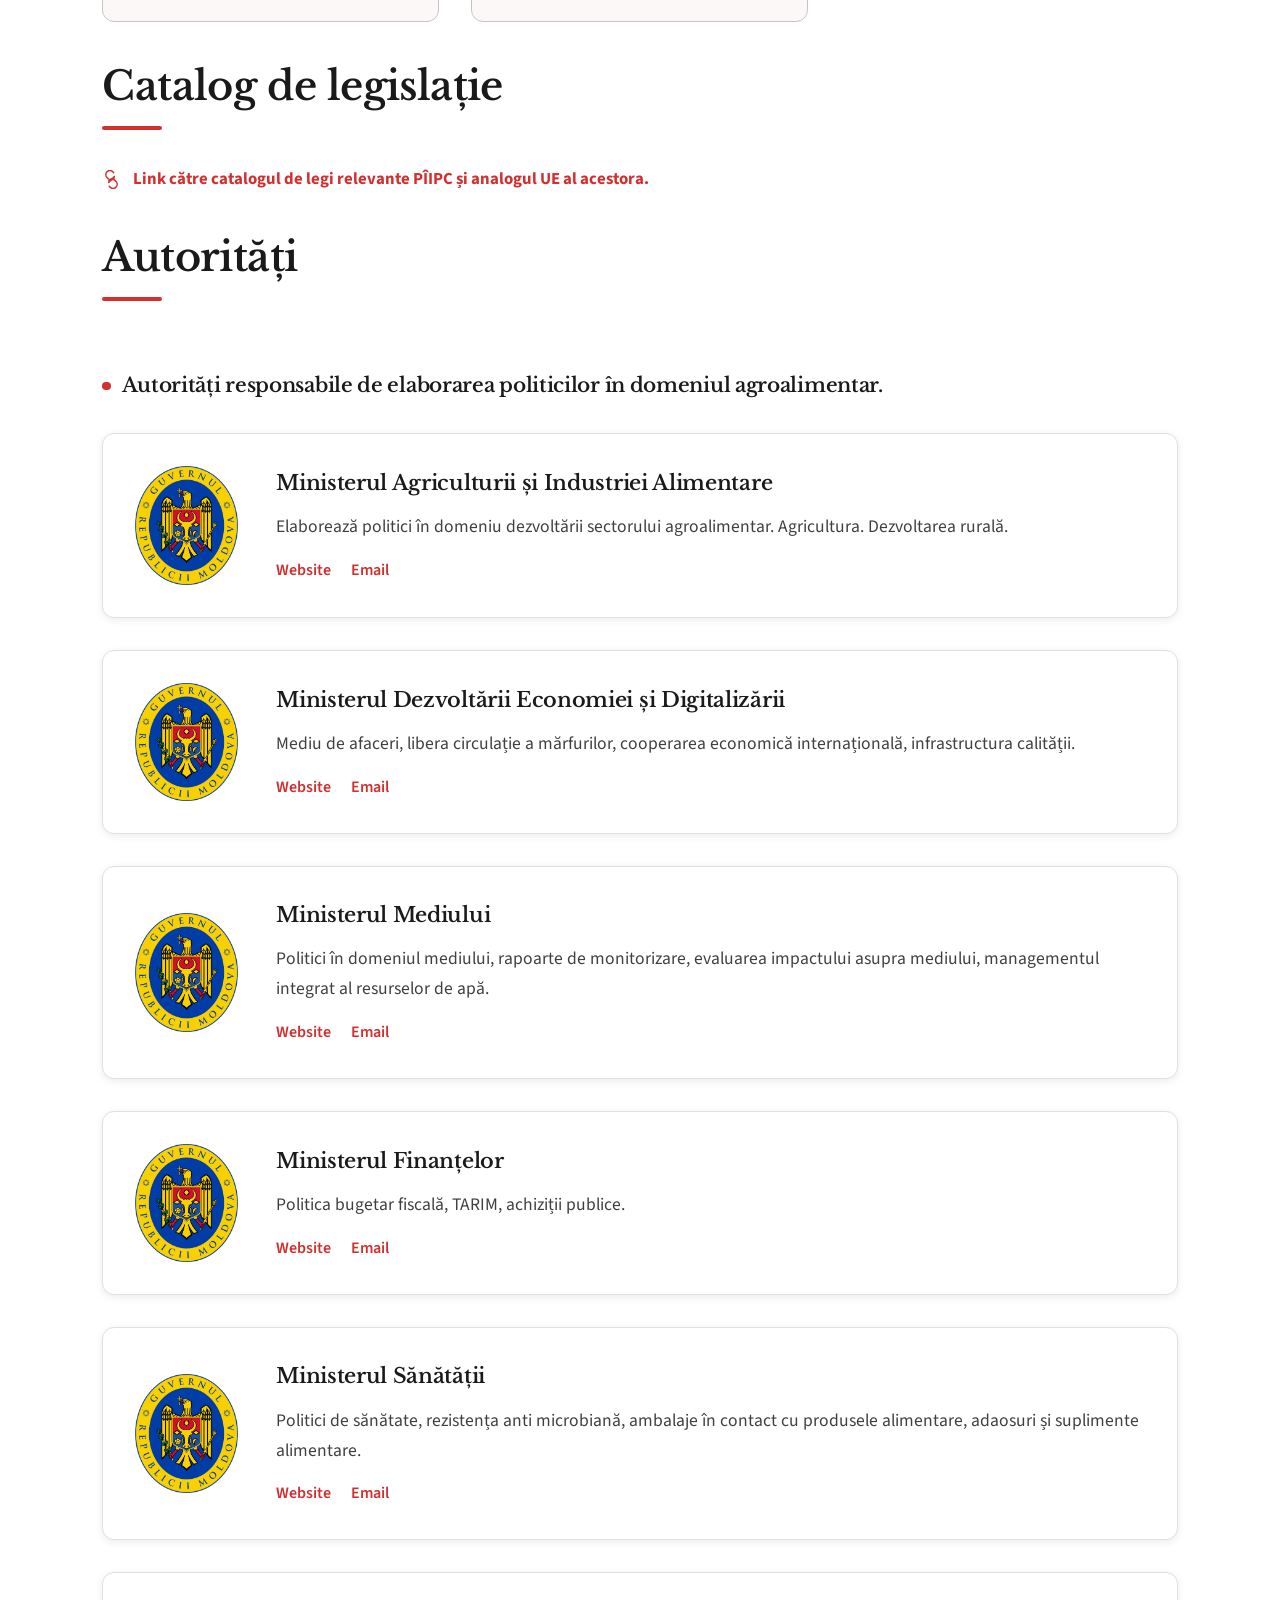
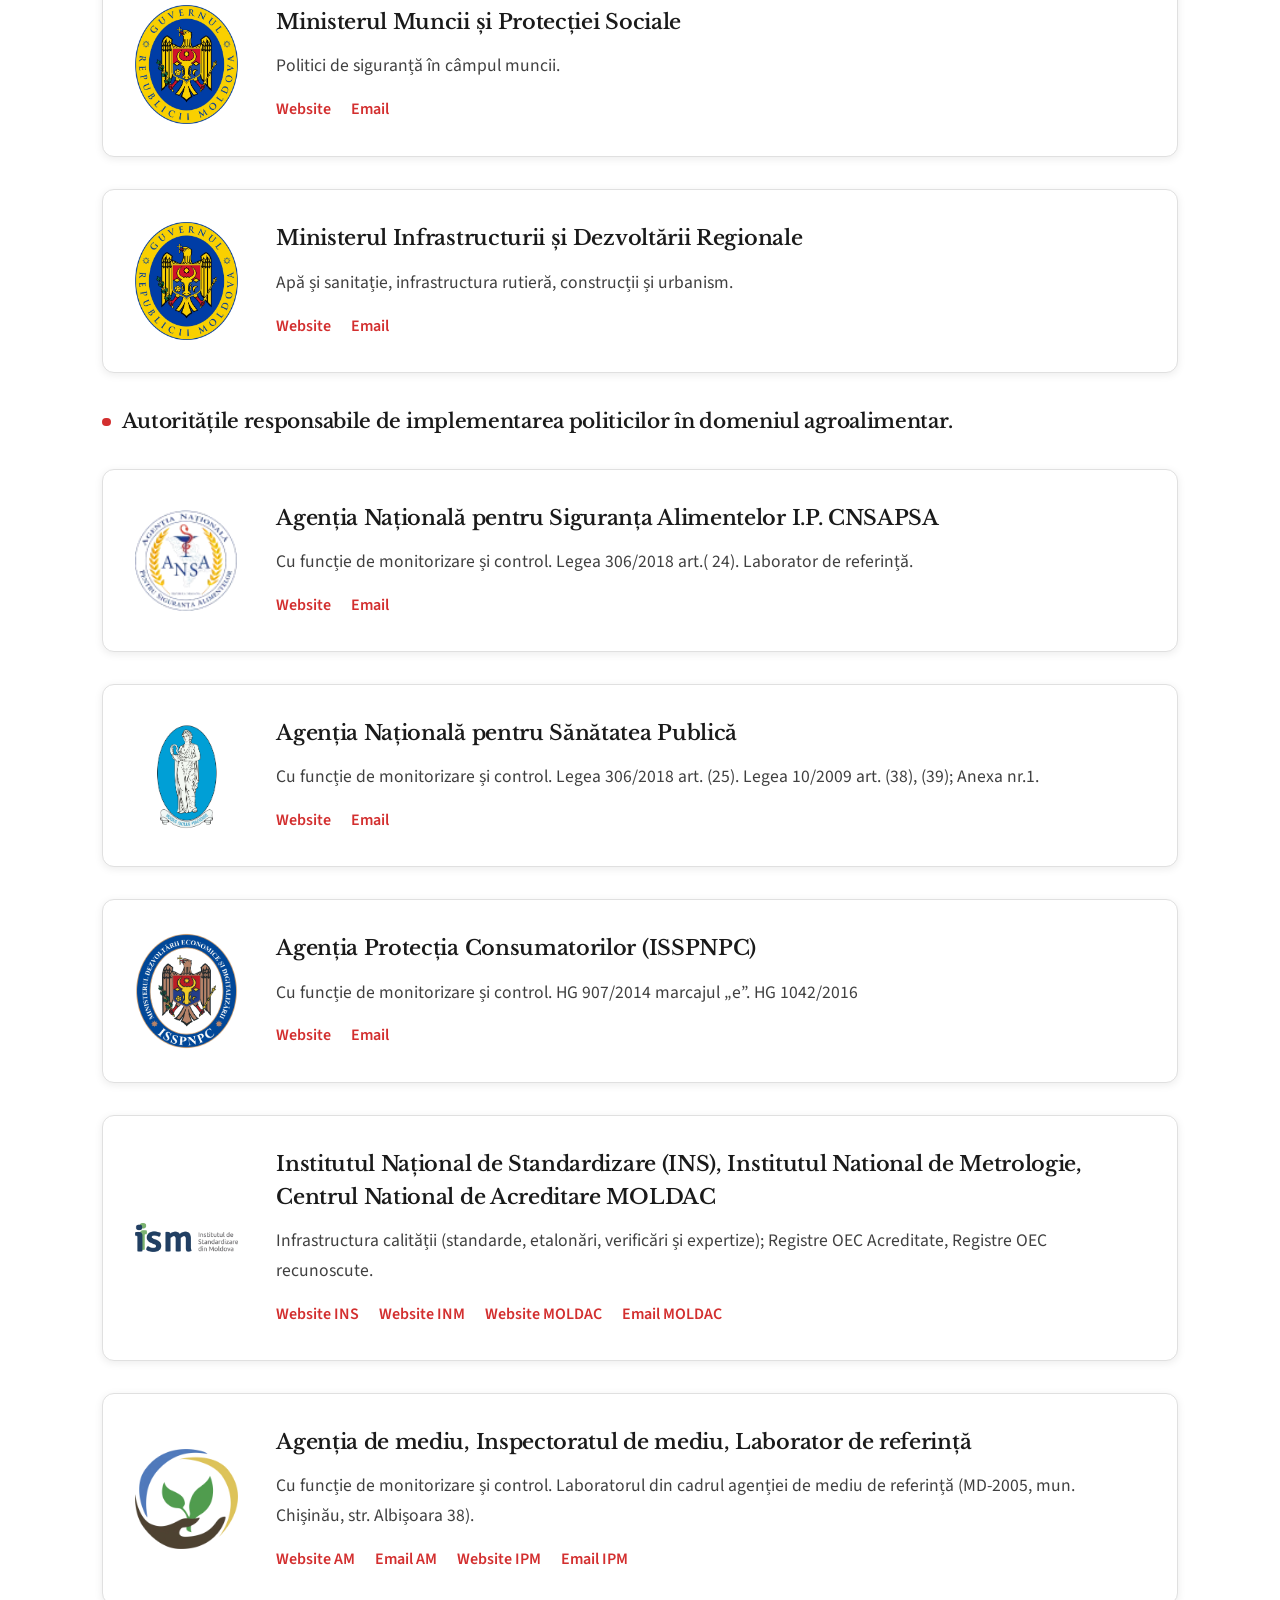
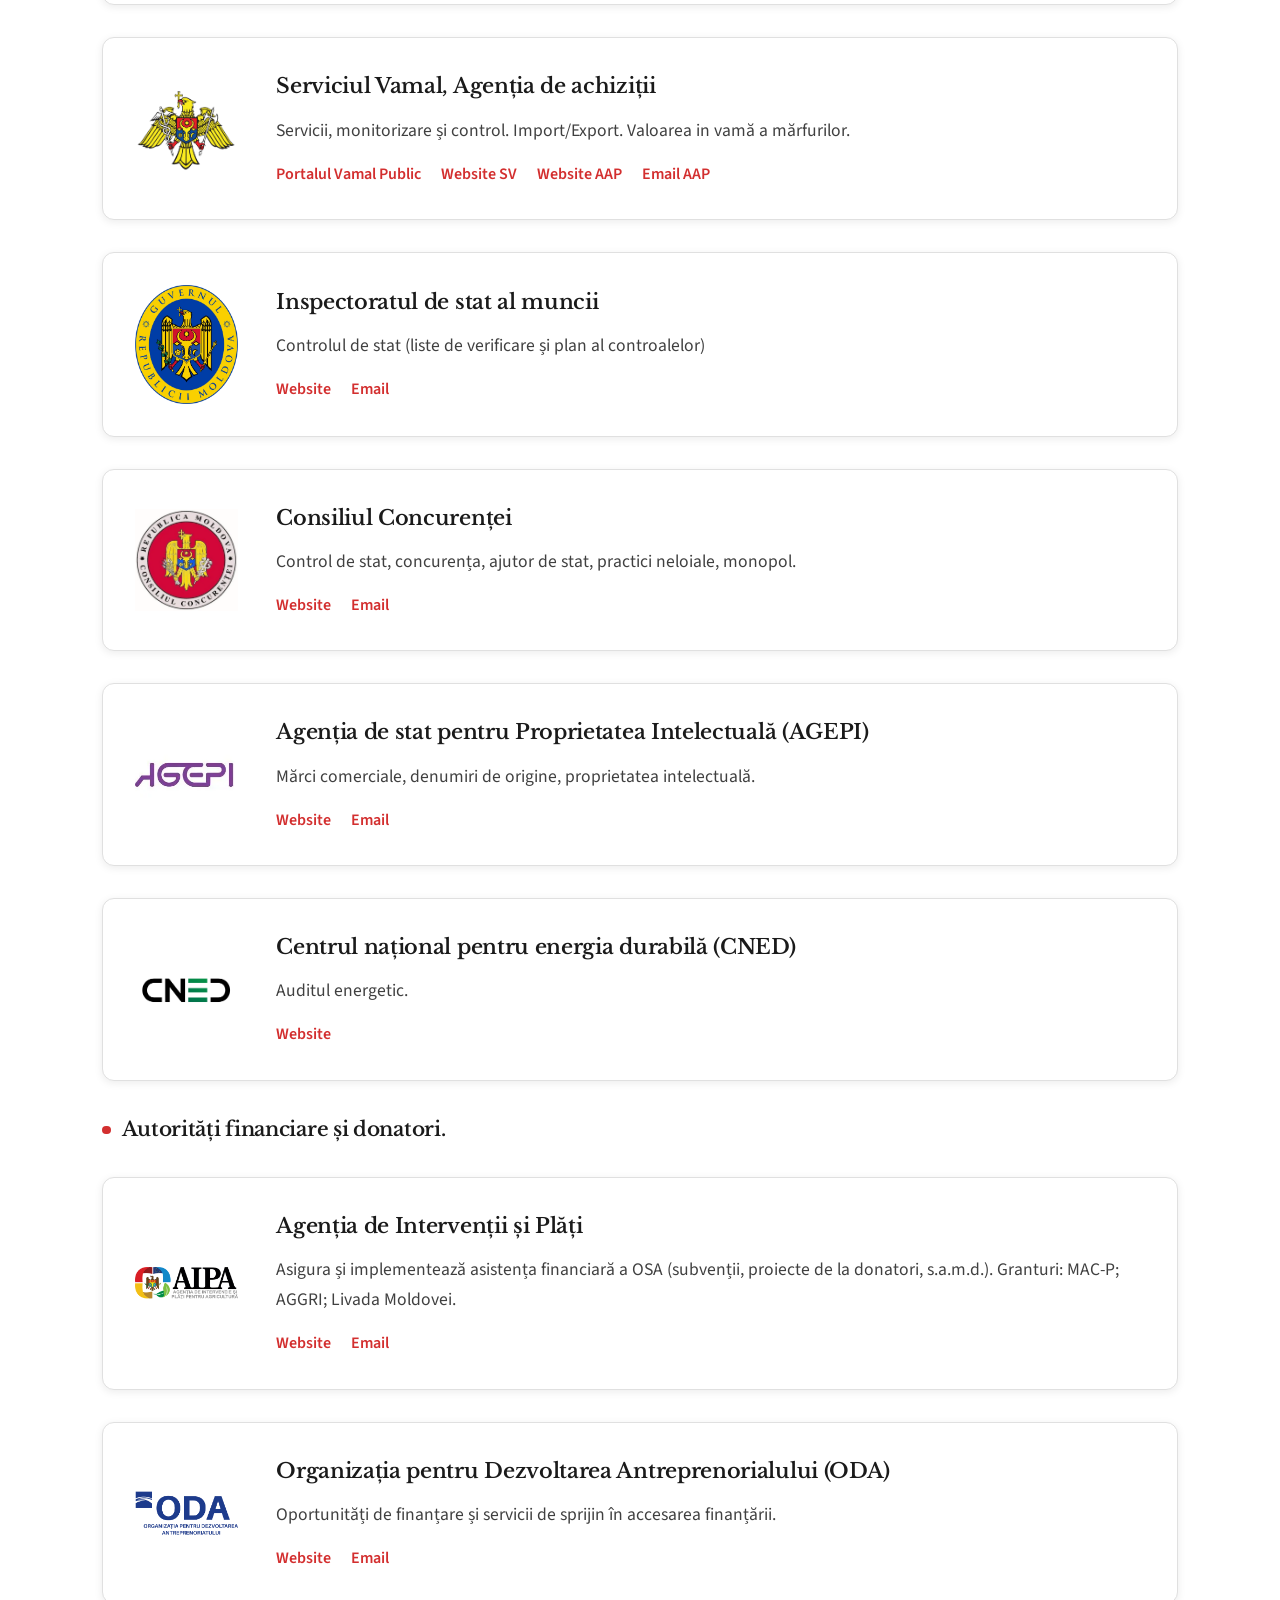
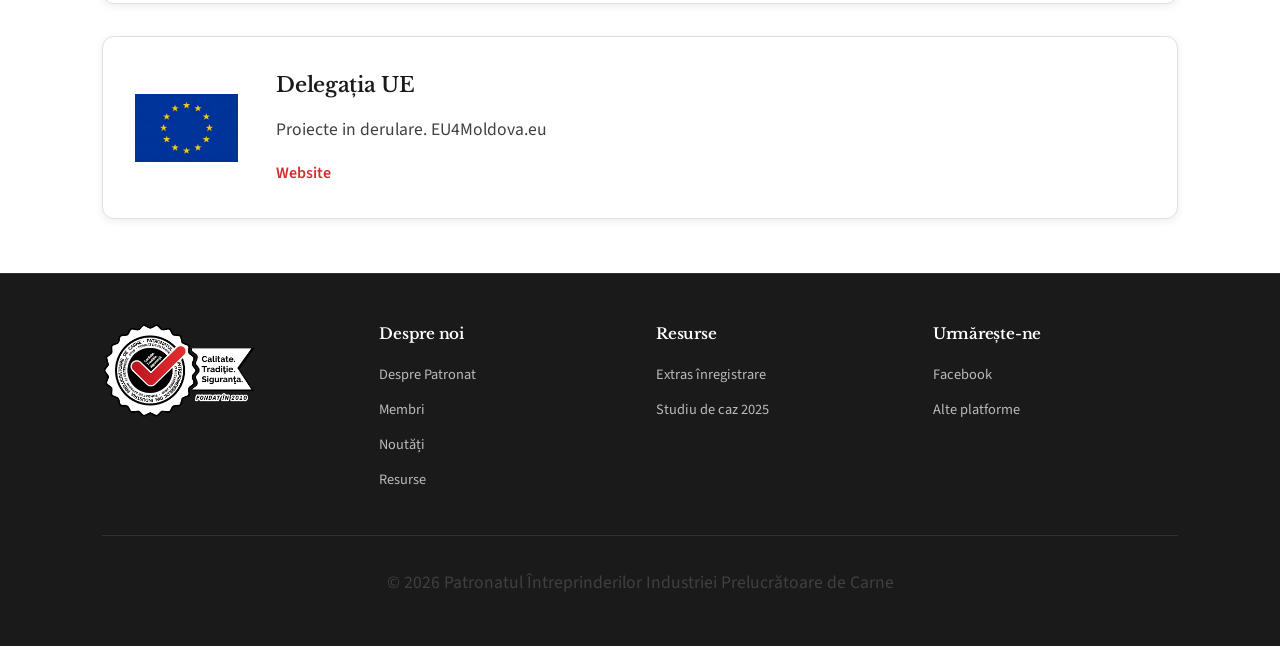
<file: resurse.html>
<!doctype html>
<html lang="ro">
  <head>
    <meta charset="UTF-8" />
    <meta name="viewport" content="width=device-width, initial-scale=1.0" />
    <title data-i18n="resources.metaTitle">Resurse - Patronat Carne</title>
    <link rel="preconnect" href="https://fonts.googleapis.com" />
    <link rel="preconnect" href="https://fonts.gstatic.com" crossorigin />
    <link
      href="https://fonts.googleapis.com/css2?family=Libre+Baskerville:ital,wght@0,400..700;1,400..700&family=Source+Sans+3:ital,wght@0,200..900;1,200..900&display=swap"
      rel="stylesheet"
    />
    <link rel="stylesheet" href="style.css" />
    <link
      rel="icon"
      type="image/x-icon"
      href="logo-companii/website-favicon/favicon.ico"
    />
    <link
      rel="icon"
      type="image/png"
      href="logo-companii/website-favicon/favicon-16x16.png"
    />
    <link
      rel="icon"
      type="image/png"
      href="logo-companii/website-favicon/favicon-32x32.png"
    />
    <link
      rel="apple-touch-icon"
      href="logo-companii/website-favicon/apple-touch-icon.png"
    />
    <link
      rel="icon"
      type="image/png"
      sizes="512x512"
      href="logo-companii/website-favicon/android-chrome-512x512.png"
    />
    <link
      rel="icon"
      type="image/png"
      sizes="192x192"
      href="logo-companii/website-favicon/android-chrome-192x192.png"
    />
  </head>
  <body>
    <nav id="navbar">
      <div class="nav-container">
        <a href="index.html" class="logo" aria-label="Acasă">
          <img src="./logo-companii/logo-patronat.png" alt="Logo Patronat" />
          <span class="logo-dot"></span>
          <br />
          <p data-i18n="nav.logoText">PÎIPC</p>
        </a>
        <button
          type="button"
          class="nav-toggle"
          aria-label="Toggle navigation"
          aria-controls="primary-navigation"
          aria-expanded="false"
        >
          <span class="nav-toggle-lines"></span>
        </button>
        <ul id="primary-navigation" class="nav-menu">
          <li><a href="index.html#hero" data-i18n="nav.home">Acasă</a></li>
          <li><a href="aboutus.html" data-i18n="nav.about">Despre Noi</a></li>
          <li><a href="members.html" data-i18n="nav.members">Membri</a></li>
          <li><a href="news.html" data-i18n="nav.news">Noutăți</a></li>
          <li><a href="resurse.html" data-i18n="nav.resources">Resurse</a></li>
          <li>
            <a href="index.html#contacts" data-i18n="nav.contact">Contact</a>
          </li>
          <li class="language-switcher" data-no-translate>
            <button type="button" data-language-switcher data-lang="ro">
              RO
            </button>
            <button type="button" data-language-switcher data-lang="en">
              EN
            </button>
            <button type="button" data-language-switcher data-lang="ru">
              RU
            </button>
          </li>
        </ul>
      </div>
    </nav>

    <section class="resources-page">
      <div class="container">
        <div class="general-page-title fade-in-on-scroll">
          <div class="left">
            <h1 class="resources-page-title" data-i18n="resources.title">
              Resurse
            </h1>
            <p class="resources-page-subtitle" data-i18n="resources.subtitle">
              Explorează documente și puncte de contact utile pentru activitatea
              patronatului.
            </p>
          </div>
          <img src="logo-companii/logo-patronat.png" alt="PIIPC Logo" />
        </div>

        <div class="resources-grid">
          <div
            class="resource-card fade-in-on-scroll"
            style="
              border: 1px solid #c6c5c5;
              background: linear-gradient(
                0deg,
                rgba(222, 198, 198, 0.02) 0%,
                rgba(211, 47, 47, 0.05) 100%
              );
            "
          >
            <a
              href="resources/extras-patronat.pdf"
              target="_blank"
              class="wrapper_blank"
              id="wrapper_blank"
            >
              <div class="resource-icon">📄</div>
              <h3
                data-i18n="index.resources.card1.title"
                style="color: #1f1f1f"
              >
                Certificat de înregistrare
              </h3>
              <p data-i18n="index.resources.card1.text" style="color: #1f1f1f">
                Extrasul de la Agenția Servicii Publice (ASP) care certifică
                validitatea activității patronatului drept „Asociație
                Patronală”.
              </p>
              <span class="read-more" data-i18n="index.resources.open"
                >Deschide</span
              >
            </a>
          </div>
          <div
            class="resource-card fade-in-on-scroll"
            style="
              border: 1px solid #c6c5c5;
              background: linear-gradient(
                0deg,
                rgba(222, 198, 198, 0.02) 0%,
                rgba(194, 114, 114, 0.05) 100%
              );
            "
          >
            <a
              href="https://www.legis.md/cautare/getResults?doc_id=138550&lang=ro"
              target="_blank"
            >
              <div class="resource-icon">📝</div>
              <h3
                data-i18n="index.resources.card3.title"
                style="color: #1f1f1f"
              >
                Legea Patronatelor (Nr. 976)
              </h3>
              <p data-i18n="index.resources.card3.text" style="color: #1f1f1f">
                Descrierea sectiunii resurse 3
              </p>
              <span class="read-more" data-i18n="index.resources.open"
                >Deschide</span
              >
            </a>
          </div>
          <div
            class="resource-card fade-in-on-scroll"
            style="
              border: 1px solid #c6c5c5;
              background: linear-gradient(
                0deg,
                rgba(222, 198, 198, 0.02) 0%,
                rgba(211, 47, 47, 0.05) 100%
              );
            "
          >
            <a href="resources/UNIDO-RO.pdf" target="_blank">
              <div class="resource-icon">🌐</div>
              <h3
                data-i18n="index.resources.card4.title"
                style="color: #1f1f1f"
              >
                Newsletter UNIDO
              </h3>
              <p data-i18n="index.resources.card4.text" style="color: #1f1f1f">
                Ediția #5 din newsletterul proiectului UE-UNIDO „Îmbunătățirea
                conformității standardelor prin creșterea capacităților
                naționale de monitorizare a reziduurilor”.
              </p>
              <span class="read-more" data-i18n="index.resources.open"
                >Deschide</span
              >
            </a>
          </div>
          <div
            class="resource-card fade-in-on-scroll"
            style="
              border: 1px solid #c6c5c5;
              background: linear-gradient(
                0deg,
                rgba(222, 198, 198, 0.02) 0%,
                rgba(211, 47, 47, 0.05) 100%
              );
            "
          >
            <a
              href="resources/studiul-pietii-carne.pdf"
              target="_blank"
              class="wrapper_blank"
              id="wrapper_blank"
            >
              <div class="resource-icon">📊</div>
              <h3
                data-i18n="index.resources.card5.title"
                style="color: #1f1f1f"
              >
                Studiul industriei producătoare de carne
              </h3>
              <p data-i18n="index.resources.card5.text" style="color: #1f1f1f">
                Studiul potențialului de dezvoltare al industriei cărnii și
                produselor din carne din Moldova.
              </p>
              <span class="read-more" data-i18n="index.resources.open"
                >Deschide</span
              >
            </a>
          </div>
          <div
            class="resource-card fade-in-on-scroll"
            style="
              border: 1px solid #c6c5c5;
              background: linear-gradient(
                180deg,
                rgba(222, 198, 198, 0.02) 0%,
                rgba(179, 108, 108, 0.05) 100%
              );
            "
          >
            <a href="resources/piata-carnii-2016.pdf" target="_blank">
              <div class="resource-icon">📈</div>
              <h3
                data-i18n="index.resources.card6.title"
                style="color: #1f1f1f"
              >
                (2016) Studiul pieței
              </h3>
              <p data-i18n="index.resources.card6.text" style="color: #1f1f1f">
                O analiză detaliată a pieței cărnii din Republica Moldova în
                perioada anilor 2013-2016.
              </p>
              <span class="read-more" data-i18n="index.resources.open"
                >Deschide</span
              >
            </a>
          </div>
          <div
            class="resource-card fade-in-on-scroll"
            style="
              border: 1px solid #c6c5c5;
              background: linear-gradient(
                180deg,
                rgba(222, 198, 198, 0.02) 0%,
                rgba(179, 108, 108, 0.05) 100%
              );
            "
          >
            <a href="resources/studiu-2018-piata.pdf" target="_blank">
              <div class="resource-icon">📈</div>
              <h3
                data-i18n="index.resources.card8.title"
                style="color: #1f1f1f"
              >
                (2018) Studiul pieței
              </h3>
              <p data-i18n="index.resources.card8.text" style="color: #1f1f1f">
                O analiză detaliată a pieței cărnii din Republica Moldova în
                perioada anilor 2013-2018.
              </p>
              <span class="read-more" data-i18n="index.resources.open"
                >Deschide</span
              >
            </a>
          </div>
          <div
            class="resource-card fade-in-on-scroll"
            style="
              border: 1px solid #c6c5c5;
              background: linear-gradient(
                180deg,
                rgba(222, 198, 198, 0.02) 0%,
                rgba(179, 108, 108, 0.05) 100%
              );
            "
          >
            <a href="resources/studiu-carne-2019.pdf" target="_blank">
              <div class="resource-icon">📈</div>
              <h3
                data-i18n="index.resources.card7.title"
                style="color: #1f1f1f"
              >
                (2019) Impactul TVA asupra sectorului
              </h3>
              <p data-i18n="index.resources.card7.text" style="color: #1f1f1f">
                O analiză a sectorului de producere și procesare a cărnii,
                cărnii de pasăre și ouă în Republica Moldova.
              </p>
              <span class="read-more" data-i18n="index.resources.open"
                >Deschide</span
              >
            </a>
          </div>
          <div
            class="resource-card fade-in-on-scroll"
            style="
              border: 1px solid #c6c5c5;
              background: linear-gradient(
                180deg,
                rgba(222, 198, 198, 0.02) 0%,
                rgba(179, 108, 108, 0.05) 100%
              );
            "
          >
            <a href="resources/studiu-maib.pdf" target="_blank">
              <div class="resource-icon">📈</div>
              <h3
                data-i18n="index.resources.card2.title"
                style="color: #1f1f1f"
              >
                (2025) Studiul pieței
              </h3>
              <p data-i18n="index.resources.card2.text" style="color: #1f1f1f">
                Un studiu de caz al Sectorului de Creștere Porci, producere
                Mezeluri și carne proaspătă în Moldova, 2025. Proprietate
                intelectuală a „maib”.
              </p>
              <span class="read-more" data-i18n="index.resources.open"
                >Deschide</span
              >
            </a>
          </div>
        </div>

        <div class="legislation-shortcut">
          <h2 data-i18n="resources.legislation.title">Catalog de legislație</h2>
          <a
            class="legislation-shortcut-link"
            href="https://docs.google.com/document/d/e/2PACX-1vR0lU8m5ddUUlaxhBoP5HQndKpIFWt3BF5civTZeCPlgwggwxrkMQAeE2SYcONUsA/pub"
            title="Click pentru a accesa!"
            target="_blank"
            data-i18n="resources.legislation.hyperlink"
          >
            Link către catalogul de legi relevante PÎIPC și analogul UE al
            acestora.
          </a>
        </div>

        <div class="resources-section">
          <h2 data-i18n="resources.authorities.title">Autorități</h2>
          <div class="resources-list">
            <h3 data-i18n="resources.authorities.group.policy">
              Autorități responsabile de elaborarea politicilor în domeniul
              agroalimentar.
            </h3>

            <article class="authority-item">
              <img
                src="./resources/logo-autoritati/logoguvern.webp"
                alt="logo-guvern"
              />
              <div class="text-details">
                <h3 data-i18n="resources.authorities.item1.title">
                  Ministerul Agriculturii și Industriei Alimentare
                </h3>
                <p data-i18n="resources.authorities.item1.text">
                  Elaborează politici în domeniu dezvoltării sectorului
                  agroalimentar. Agricultura. Dezvoltarea rurală.
                </p>
                <div class="authority-links">
                  <a
                    href="https://maia.gov.md/"
                    target="_blank"
                    rel="noopener noreferrer"
                    data-i18n="resources.links.website"
                  >
                    Website
                  </a>
                  <a
                    href="mailto:cancelaria@maia.gov.md"
                    data-i18n="resources.links.email"
                    >Email</a
                  >
                </div>
              </div>
            </article>

            <article class="authority-item">
              <img
                src="./resources/logo-autoritati/logoguvern.webp"
                alt="logo-guvern"
              />
              <div class="text-details">
                <h3 data-i18n="resources.authorities.item2.title">
                  Ministerul Dezvoltării Economiei și Digitalizării
                </h3>
                <p data-i18n="resources.authorities.item2.text">
                  Mediu de afaceri, libera circulație a mărfurilor, cooperarea
                  economică internațională, infrastructura calității.
                </p>
                <div class="authority-links">
                  <a
                    href="https://mded.gov.md/"
                    target="_blank"
                    rel="noopener noreferrer"
                    data-i18n="resources.links.website"
                  >
                    Website
                  </a>
                  <a
                    href="mailto:secretariat@mded.gov.md"
                    data-i18n="resources.links.email"
                    >Email</a
                  >
                </div>
              </div>
            </article>

            <article class="authority-item">
              <img
                src="./resources/logo-autoritati/logoguvern.webp"
                alt="logo-guvern"
              />
              <div class="text-details">
                <h3 data-i18n="resources.authorities.item3.title">
                  Ministerul Mediului
                </h3>
                <p data-i18n="resources.authorities.item3.text">
                  Politici în domeniul mediului, rapoarte de monitorizare,
                  evaluarea impactului asupra mediului, managementul integrat al
                  resurselor de apă.
                </p>
                <div class="authority-links">
                  <a
                    href="https://mediu.gov.md/"
                    target="_blank"
                    rel="noopener noreferrer"
                    data-i18n="resources.links.website"
                  >
                    Website
                  </a>
                  <a
                    href="mailto:cancelaria@mediu.gov.md"
                    data-i18n="resources.links.email"
                    >Email</a
                  >
                </div>
              </div>
            </article>

            <article class="authority-item">
              <img
                src="./resources/logo-autoritati/logoguvern.webp"
                alt="logo-guvern"
              />
              <div class="text-details">
                <h3 data-i18n="resources.authorities.item4.title">
                  Ministerul Finanțelor
                </h3>
                <p data-i18n="resources.authorities.item4.text">
                  Politica bugetar fiscală, TARIM, achiziții publice.
                </p>
                <div class="authority-links">
                  <a
                    href="https://mf.gov.md/ro"
                    target="_blank"
                    rel="noopener noreferrer"
                    data-i18n="resources.links.website"
                  >
                    Website
                  </a>
                  <a
                    href="mailto:cancelaria@mf.gov.md"
                    data-i18n="resources.links.email"
                    >Email</a
                  >
                </div>
              </div>
            </article>

            <article class="authority-item">
              <img
                src="./resources/logo-autoritati/logoguvern.webp"
                alt="logo-guvern"
              />
              <div class="text-details">
                <h3 data-i18n="resources.authorities.item5.title">
                  Ministerul Sănătății
                </h3>
                <p data-i18n="resources.authorities.item5.text">
                  Politici de sănătate, rezistența anti microbiană, ambalaje în
                  contact cu produsele alimentare, adaosuri și suplimente
                  alimentare.
                </p>
                <div class="authority-links">
                  <a
                    href="https://ms.gov.md/"
                    target="_blank"
                    rel="noopener noreferrer"
                    data-i18n="resources.links.website"
                  >
                    Website
                  </a>
                  <a
                    href="mailto:secretariat@ms.gov.md"
                    data-i18n="resources.links.email"
                    >Email</a
                  >
                </div>
              </div>
            </article>

            <article class="authority-item">
              <img
                src="./resources/logo-autoritati/logoguvern.webp"
                alt="logo-guvern"
              />
              <div class="text-details">
                <h3 data-i18n="resources.authorities.item6.title">
                  Ministerul Muncii și Protecției Sociale
                </h3>
                <p data-i18n="resources.authorities.item6.text">
                  Politici de siguranță în câmpul muncii.
                </p>
                <div class="authority-links">
                  <a
                    href="https://social.gov.md/"
                    target="_blank"
                    rel="noopener noreferrer"
                    data-i18n="resources.links.website"
                  >
                    Website
                  </a>
                  <a
                    href="mailto:secretariat@social.gov.md"
                    data-i18n="resources.links.email"
                    >Email</a
                  >
                </div>
              </div>
            </article>

            <article class="authority-item">
              <img
                src="./resources/logo-autoritati/logoguvern.webp"
                alt="logo-guvern"
              />
              <div class="text-details">
                <h3 data-i18n="resources.authorities.item7.title">
                  Ministerul Infrastructurii și Dezvoltării Regionale
                </h3>
                <p data-i18n="resources.authorities.item7.text">
                  Apă și sanitație, infrastructura rutieră, construcții și
                  urbanism.
                </p>
                <div class="authority-links">
                  <a
                    href="https://midr.gov.md/"
                    target="_blank"
                    rel="noopener noreferrer"
                    data-i18n="resources.links.website"
                  >
                    Website
                  </a>
                  <a
                    href="mailto:secretariat@midr.gov.md"
                    data-i18n="resources.links.email"
                    >Email</a
                  >
                </div>
              </div>
            </article>

            <h3 data-i18n="resources.authorities.group.implementation">
              Autoritățile responsabile de implementarea politicilor în domeniul
              agroalimentar.
            </h3>

            <article class="authority-item">
              <img
                src="./resources/logo-autoritati/logoansa.webp"
                alt="logo-ansa"
              />
              <div class="text-details">
                <h3 data-i18n="resources.authorities.item8.title">
                  Agenția Națională pentru Siguranța Alimentelor I.P. CNSAPSA
                </h3>
                <p data-i18n="resources.authorities.item8.text">
                  Cu funcție de monitorizare și control. Legea 306/2018 art.(
                  24). Laborator de referință.
                </p>
                <div class="authority-links">
                  <a
                    href="https://www.ansa.gov.md/"
                    target="_blank"
                    rel="noopener noreferrer"
                    data-i18n="resources.links.website"
                  >
                    Website
                  </a>
                  <a
                    href="mailto:info@ansa.gov.md"
                    data-i18n="resources.links.email"
                    >Email</a
                  >
                </div>
              </div>
            </article>

            <article class="authority-item">
              <img
                src="./resources/logo-autoritati/logoansp.webp"
                alt="logo-ansp"
              />
              <div class="text-details">
                <h3 data-i18n="resources.authorities.item9.title">
                  Agenția Națională pentru Sănătatea Publică
                </h3>
                <p data-i18n="resources.authorities.item9.text">
                  Cu funcție de monitorizare și control. Legea 306/2018 art.
                  (25). Legea 10/2009 art. (38), (39); Anexa nr.1.
                </p>
                <div class="authority-links">
                  <a
                    href="https://ansp.md/"
                    target="_blank"
                    rel="noopener noreferrer"
                    data-i18n="resources.links.website"
                  >
                    Website
                  </a>
                  <a
                    href="mailto:office@ansp.gov.md"
                    data-i18n="resources.links.email"
                    >Email</a
                  >
                </div>
              </div>
            </article>

            <article class="authority-item">
              <img
                src="./resources/logo-autoritati/logoisspnpc.webp"
                alt="logo-isspnpc"
              />
              <div class="text-details">
                <h3 data-i18n="resources.authorities.item10.title">
                  Agenția Protecția Consumatorilor (ISSPNPC)
                </h3>
                <p data-i18n="resources.authorities.item10.text">
                  Cu funcție de monitorizare și control. HG 907/2014 marcajul
                  „e”. HG 1042/2016
                </p>
                <div class="authority-links">
                  <a
                    href="https://consumator.gov.md/ro"
                    target="_blank"
                    rel="noopener noreferrer"
                    data-i18n="resources.links.website"
                  >
                    Website
                  </a>
                  <a
                    href="mailto:secretariat@isspnpc.gov.md"
                    data-i18n="resources.links.email"
                    >Email</a
                  >
                </div>
              </div>
            </article>

            <article class="authority-item">
              <img
                src="./resources/logo-autoritati/logoism.webp"
                alt="logo-ism"
              />
              <div class="text-details">
                <h3 data-i18n="resources.authorities.item11.title">
                  Institutul Național de Standardizare (INS), Institutul
                  National de Metrologie, Centrul National de Acreditare MOLDAC
                </h3>
                <p data-i18n="resources.authorities.item11.text">
                  Infrastructura calității (standarde, etalonări, verificări și
                  expertize); Registre OEC Acreditate, Registre OEC recunoscute.
                </p>
                <div class="authority-links">
                  <a
                    href="https://standard.md/?lang=en"
                    target="_blank"
                    rel="noopener noreferrer"
                    data-i18n="resources.authorities.item11.link.ins"
                  >
                    Website INS
                  </a>
                  <a
                    href="https://inm.md"
                    target="_blank"
                    rel="noopener noreferrer"
                    data-i18n="resources.authorities.item11.link.inm"
                  >
                    Website INM
                  </a>
                  <a
                    href="https://acreditare.md"
                    target="_blank"
                    rel="noopener noreferrer"
                    data-i18n="resources.authorities.item11.link.moldac"
                  >
                    Website MOLDAC
                  </a>
                  <a
                    href="mailto:acreditare@moldac.gov.md"
                    data-i18n="resources.authorities.item11.link.emailMoldac"
                    >Email MOLDAC</a
                  >
                </div>
              </div>
            </article>

            <article class="authority-item">
              <img
                src="./resources/logo-autoritati/logoam.webp"
                alt="logo-am"
              />
              <div class="text-details">
                <h3 data-i18n="resources.authorities.item12.title">
                  Agenția de mediu, Inspectoratul de mediu, Laborator de
                  referință
                </h3>
                <p data-i18n="resources.authorities.item12.text">
                  Cu funcție de monitorizare și control. Laboratorul din cadrul
                  agenției de mediu de referință (MD-2005, mun. Chișinău, str.
                  Albișoara 38).
                </p>
                <div class="authority-links">
                  <a
                    href="https://am.gov.md/ro"
                    target="_blank"
                    rel="noopener noreferrer"
                    data-i18n="resources.authorities.item12.link.am"
                  >
                    Website AM
                  </a>
                  <a
                    href="mailto:am@am.gov.md"
                    data-i18n="resources.authorities.item12.link.emailAm"
                    >Email AM</a
                  >
                  <a
                    href="https://ipm.gov.md"
                    target="_blank"
                    rel="noopener noreferrer"
                    data-i18n="resources.authorities.item12.link.ipm"
                  >
                    Website IPM
                  </a>
                  <a
                    href="mailto:mediu@ipm.gov.md"
                    data-i18n="resources.authorities.item12.link.emailIpm"
                    >Email IPM</a
                  >
                </div>
              </div>
            </article>
            <article class="authority-item">
              <img
                src="./resources/logo-autoritati/logovm.webp"
                alt="logo-sv"
              />
              <div class="text-details">
                <h3 data-i18n="resources.authorities.item13.title">
                  Serviciul Vamal, Agenția de achiziții
                </h3>
                <p data-i18n="resources.authorities.item13.text">
                  Servicii, monitorizare și control. Import/Export. Valoarea in
                  vamă a mărfurilor.
                </p>
                <div class="authority-links">
                  <a
                    href="https://ecustoms.trade.gov.md/"
                    target="_blank"
                    rel="noopener noreferrer"
                    data-i18n="resources.authorities.item13.link.customsPortal"
                  >
                    Portalul Vamal Public
                  </a>
                  <a
                    href="https://trade.gov.md/ro"
                    target="_blank"
                    rel="noopener noreferrer"
                    data-i18n="resources.authorities.item13.link.sv"
                  >
                    Website SV
                  </a>
                  <a
                    href="https://tender.gov.md"
                    target="_blank"
                    rel="noopener noreferrer"
                    data-i18n="resources.authorities.item13.link.aap"
                  >
                    Website AAP
                  </a>
                  <a
                    href="mailto:bap@tender.gov.md"
                    data-i18n="resources.authorities.item13.link.emailAap"
                    >Email AAP</a
                  >
                </div>
              </div>
            </article>

            <article class="authority-item">
              <img
                src="./resources/logo-autoritati/logoguvern.webp"
                alt="logo-guvern"
              />
              <div class="text-details">
                <h3 data-i18n="resources.authorities.item14.title">
                  Inspectoratul de stat al muncii
                </h3>
                <p data-i18n="resources.authorities.item14.text">
                  Controlul de stat (liste de verificare și plan al
                  controalelor)
                </p>
                <div class="authority-links">
                  <a
                    href="https://ism.gov.md"
                    target="_blank"
                    rel="noopener noreferrer"
                    data-i18n="resources.links.website"
                  >
                    Website
                  </a>
                  <a
                    href="mailto:secretariat@im.gov.md"
                    data-i18n="resources.links.email"
                    >Email</a
                  >
                </div>
              </div>
            </article>

            <article class="authority-item">
              <img
                src="./resources/logo-autoritati/logocc.webp"
                alt="logo-cc"
              />
              <div class="text-details">
                <h3 data-i18n="resources.authorities.item15.title">
                  Consiliul Concurenței
                </h3>
                <p data-i18n="resources.authorities.item15.text">
                  Control de stat, concurența, ajutor de stat, practici
                  neloiale, monopol.
                </p>
                <div class="authority-links">
                  <a
                    href="https://www.competition.md"
                    target="_blank"
                    rel="noopener noreferrer"
                    data-i18n="resources.links.website"
                  >
                    Website
                  </a>
                  <a
                    href="mailto:office@competition.md"
                    data-i18n="resources.links.email"
                    >Email</a
                  >
                </div>
              </div>
            </article>
            <article class="authority-item">
              <img
                src="./resources/logo-autoritati/logoagepi.webp"
                alt="logo-agepi"
              />
              <div class="text-details">
                <h3 data-i18n="resources.authorities.item16.title">
                  Agenția de stat pentru Proprietatea Intelectuală (AGEPI)
                </h3>
                <p data-i18n="resources.authorities.item16.text">
                  Mărci comerciale, denumiri de origine, proprietatea
                  intelectuală.
                </p>
                <div class="authority-links">
                  <a
                    href="https://agepi.gov.md/ro"
                    target="_blank"
                    rel="noopener noreferrer"
                    data-i18n="resources.links.website"
                  >
                    Website
                  </a>
                  <a
                    href="mailto:office@agepi.gov.md"
                    data-i18n="resources.links.email"
                    >Email</a
                  >
                </div>
              </div>
            </article>
            <article class="authority-item">
              <img
                src="./resources/logo-autoritati/logocned.webp"
                alt="logo-cned"
              />
              <div class="text-details">
                <h3 data-i18n="resources.authorities.item17.title">
                  Centrul național pentru energia durabilă (CNED)
                </h3>
                <p data-i18n="resources.authorities.item17.text">
                  Auditul energetic.
                </p>
                <div class="authority-links">
                  <a
                    href="https://www.cned.gov.md/ro/advanced-page-type/audit-energetic"
                    target="_blank"
                    rel="noopener noreferrer"
                    data-i18n="resources.links.website"
                  >
                    Website
                  </a>
                </div>
              </div>
            </article>
            <h3 data-i18n="resources.authorities.group.finance">
              Autorități financiare și donatori.
            </h3>
            <article class="authority-item">
              <img
                src="./resources/logo-autoritati/logoaipa.webp"
                alt="logo-aipa"
              />
              <div class="text-details">
                <h3 data-i18n="resources.authorities.item18.title">
                  Agenția de Intervenții și Plăți
                </h3>
                <p data-i18n="resources.authorities.item18.text">
                  Asigura și implementează asistența financiară a OSA
                  (subvenții, proiecte de la donatori, s.a.m.d.). Granturi:
                  MAC-P; AGGRI; Livada Moldovei.
                </p>
                <div class="authority-links">
                  <a
                    href="https://aipa.gov.md/"
                    target="_blank"
                    rel="noopener noreferrer"
                    data-i18n="resources.links.website"
                  >
                    Website
                  </a>
                  <a
                    href="mailto:aipa@aipa.gov.md"
                    data-i18n="resources.links.email"
                    >Email</a
                  >
                </div>
              </div>
            </article>
            <article class="authority-item">
              <img
                src="./resources/logo-autoritati/logooda.webp"
                alt="logo-oda"
              />
              <div class="text-details">
                <h3 data-i18n="resources.authorities.item19.title">
                  Organizația pentru Dezvoltarea Antreprenorialului (ODA)
                </h3>
                <p data-i18n="resources.authorities.item19.text">
                  Oportunități de finanțare și servicii de sprijin în accesarea
                  finanțării.
                </p>
                <div class="authority-links">
                  <a
                    href="https://oda.md/ro"
                    target="_blank"
                    rel="noopener noreferrer"
                    data-i18n="resources.links.website"
                  >
                    Website
                  </a>
                  <a
                    href="mailto:office@oda.md"
                    data-i18n="resources.links.email"
                    >Email</a
                  >
                </div>
              </div>
            </article>
            <article class="authority-item">
              <img
                src="./resources/logo-autoritati/logoue.webp"
                alt="logo-ue"
              />
              <div class="text-details">
                <h3 data-i18n="resources.authorities.item20.title">
                  Delegația UE
                </h3>
                <p data-i18n="resources.authorities.item20.text">
                  Proiecte in derulare. EU4Moldova.eu
                </p>
                <div class="authority-links">
                  <a
                    href="https://www.eeas.europa.eu/moldova/proiectele-ue-republica-moldova_ro?s=223"
                    target="_blank"
                    rel="noopener noreferrer"
                    data-i18n="resources.links.website"
                  >
                    Website
                  </a>
                </div>
              </div>
            </article>
          </div>
        </div>
      </div>
    </section>

    <footer>
      <div class="footer-content">
        <div class="footer-section">
          <img
            src="./logo-companii/logo-patronat.png"
            alt="PIIPC"
            class="footer-brand-logo"
          />
        </div>
        <div class="footer-section">
          <h4 data-i18n="footer.about">Despre noi</h4>
          <ul>
            <li>
              <a href="aboutus.html" data-i18n="footer.aboutPatronat"
                >Despre Patronat</a
              >
            </li>
            <li><a href="members.html" data-i18n="nav.members">Membri</a></li>
            <li><a href="news.html" data-i18n="nav.news">Noutăți</a></li>
            <li>
              <a href="resurse.html" data-i18n="nav.resources">Resurse</a>
            </li>
          </ul>
        </div>
        <div class="footer-section">
          <h4 data-i18n="footer.resources">Resurse</h4>
          <ul>
            <li>
              <a
                href="resources/extras-patronat.pdf"
                target="_blank"
                data-i18n="index.footer.extras"
                >Extras înregistrare</a
              >
            </li>
            <li>
              <a
                href="resources/studiu-maib.pdf"
                target="_blank"
                data-i18n="index.footer.caseStudy"
                >Studiu de caz 2025</a
              >
            </li>
          </ul>
        </div>
        <div class="footer-section">
          <h4 data-i18n="footer.follow">Urmărește-ne</h4>
          <ul>
            <li>
              <a
                href="https://www.facebook.com/PatronatCarne"
                target="_blank"
                data-i18n="index.footer.facebook"
                >Facebook</a
              >
            </li>
            <li>
              <a href="#" data-i18n="footer.otherPlatforms">Alte platforme</a>
            </li>
          </ul>
        </div>
      </div>
      <div class="footer-bottom">
        <p data-i18n="footer.copyright">
          &copy; 2026 Patronatul Întreprinderilor Industriei Prelucrătoare de
          Carne
        </p>
      </div>
    </footer>

    <script src="translations.js"></script>
    <script src="i18n.js"></script>
    <script src="parallax.js"></script>
    <script src="scroll-reveal.js"></script>
    <script>
      const navbar = document.getElementById("navbar");
      const navToggle = document.querySelector(".nav-toggle");
      const navMenu = document.getElementById("primary-navigation");

      function setupMobileMenu() {
        if (!navToggle || !navMenu) {
          return;
        }

        navToggle.addEventListener("click", () => {
          const isOpen = navbar.classList.toggle("menu-open");
          navToggle.setAttribute("aria-expanded", isOpen ? "true" : "false");
        });

        navMenu.querySelectorAll("a").forEach((link) => {
          link.addEventListener("click", () => {
            navbar.classList.remove("menu-open");
            navToggle.setAttribute("aria-expanded", "false");
          });
        });

        window.addEventListener("resize", () => {
          if (window.innerWidth > 768) {
            navbar.classList.remove("menu-open");
            navToggle.setAttribute("aria-expanded", "false");
          }
        });
      }

      setupMobileMenu();
    </script>
  </body>
</html>
</file>
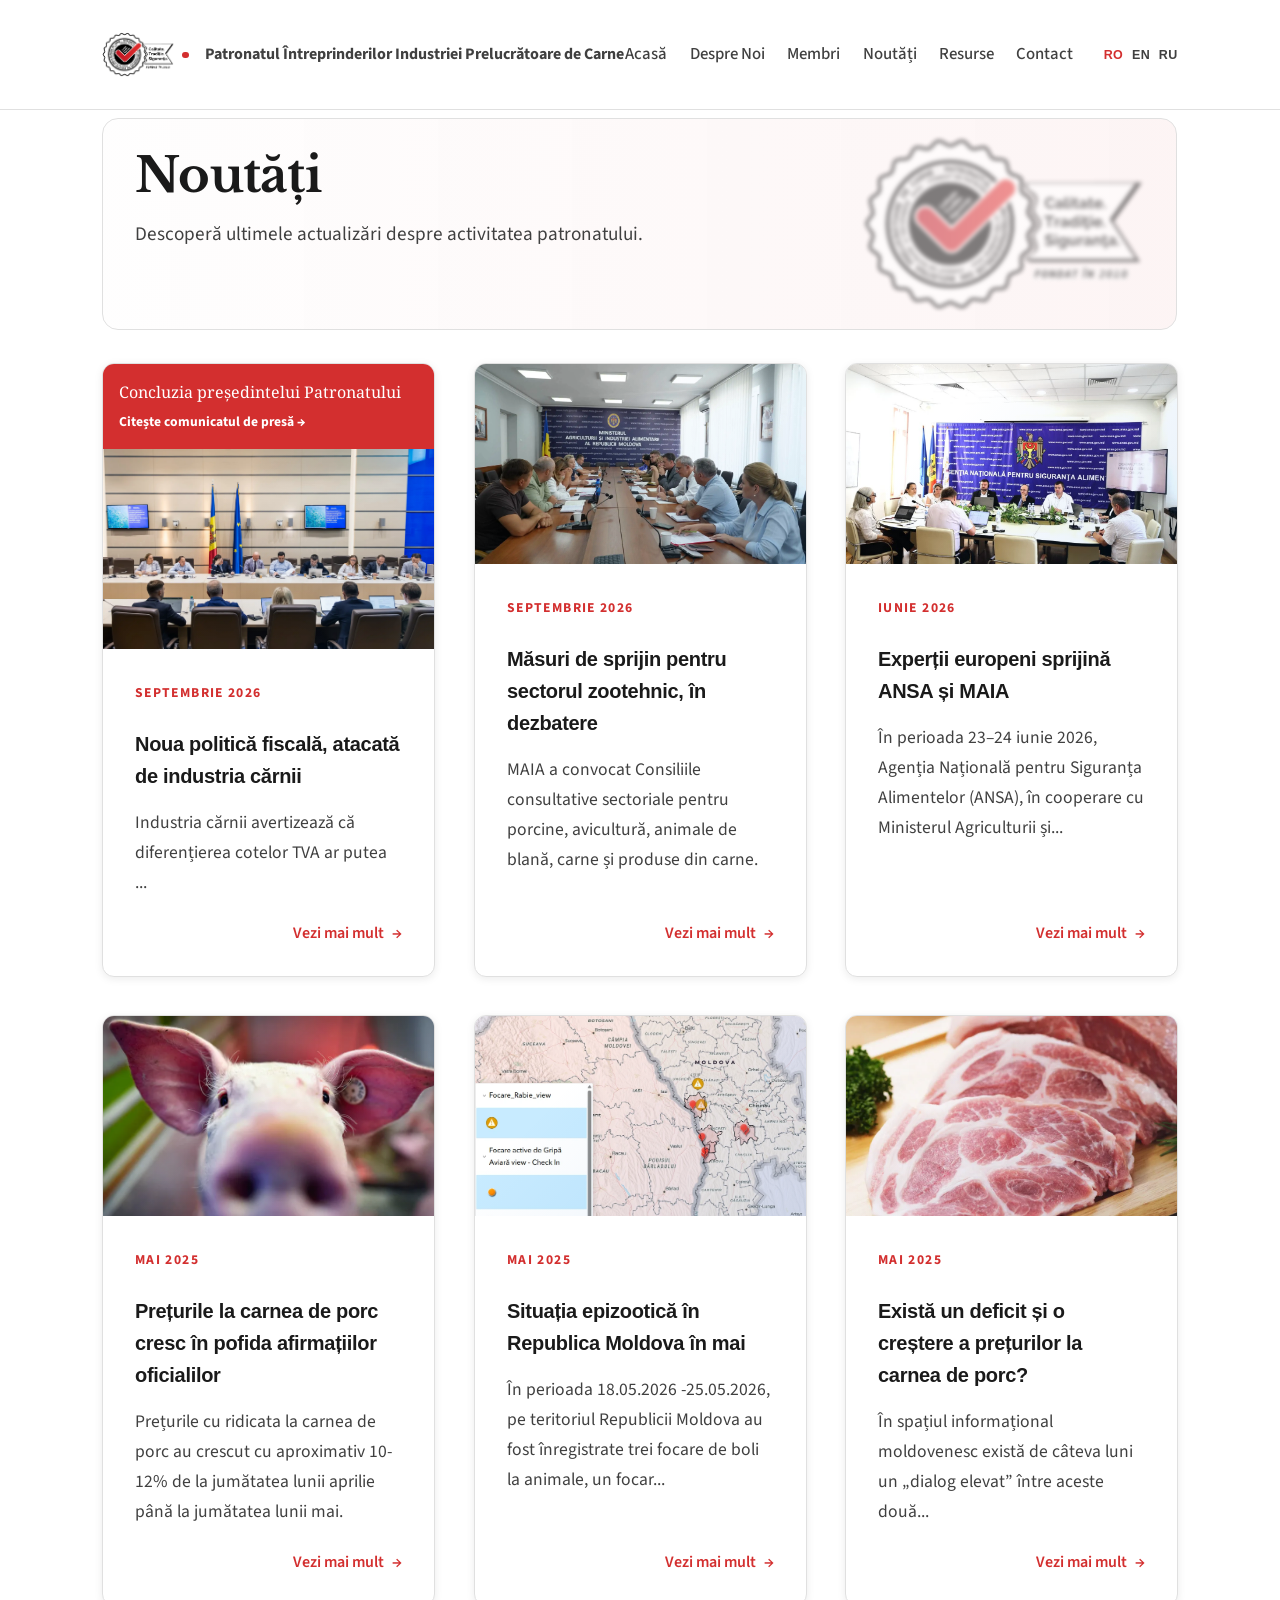
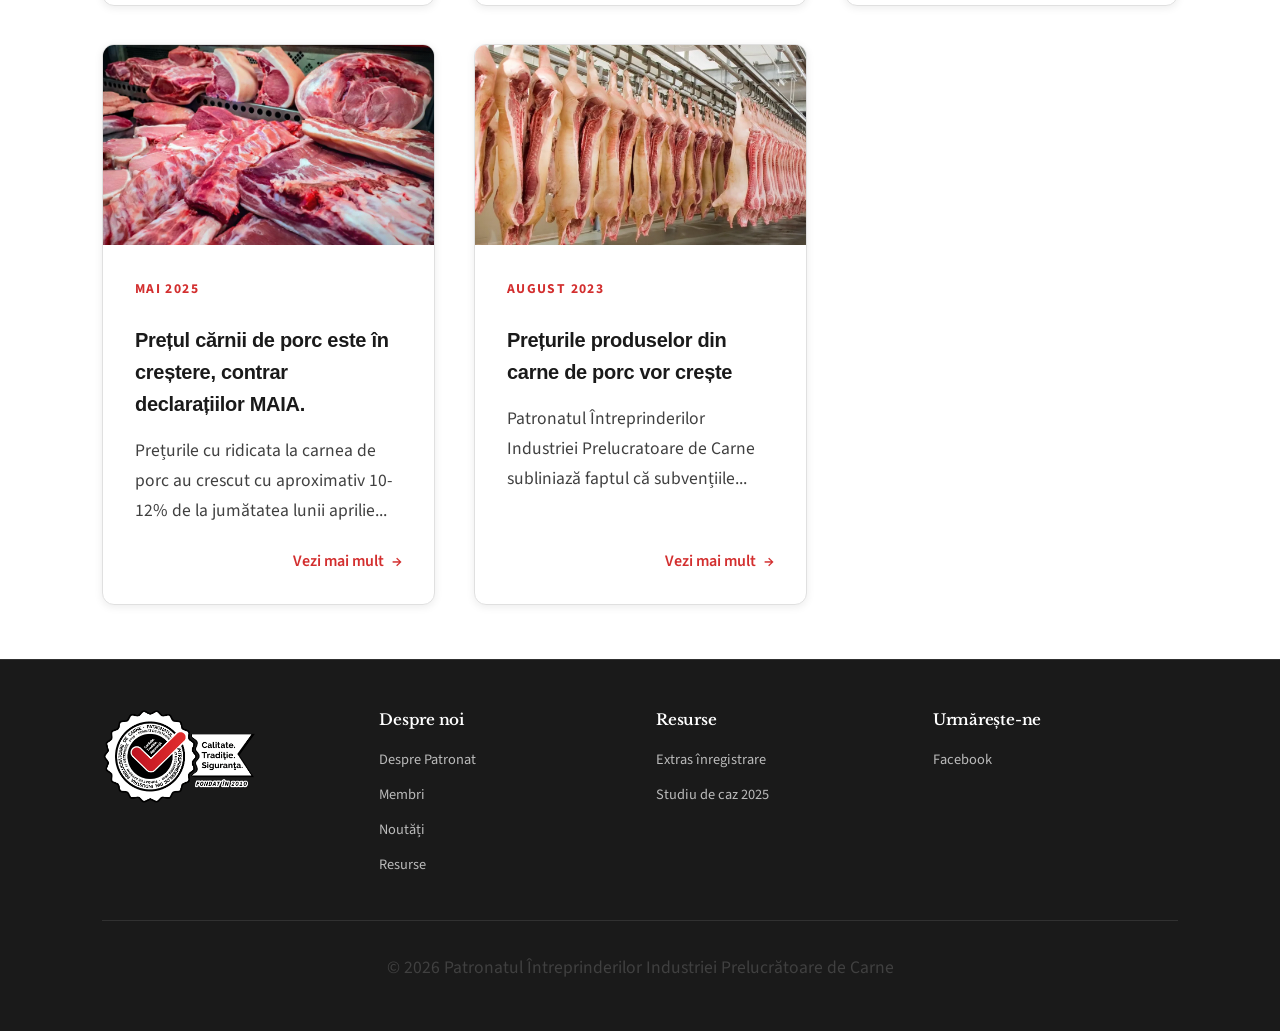
<file: pages/news.html>
<!doctype html>
<html lang="ro">
  <head>
    <meta charset="UTF-8" />
    <meta name="viewport" content="width=device-width, initial-scale=1.0" />
    <title data-i18n="news.metaTitle">Noutăți - Patronat Carne</title>
    <link rel="preconnect" href="https://fonts.googleapis.com" />
    <link rel="preconnect" href="https://fonts.gstatic.com" crossorigin />
    <link
      href="https://fonts.googleapis.com/css2?family=Libre+Baskerville:ital,wght@0,400..700;1,400..700&family=Noto+Sans:ital,wght@0,100..900;1,100..900&family=Noto+Serif:ital,wght@0,100..900;1,100..900&family=Source+Sans+3:ital,wght@0,200..900;1,200..900&display=swap"
      rel="stylesheet"
    />
    <link rel="stylesheet" href="../style.css" />
    <link
      rel="icon"
      type="image/x-icon"
      href="../logo-companii/website-favicon/favicon.ico"
    />
    <link
      rel="icon"
      type="image/png"
      href="../logo-companii/website-favicon/favicon-16x16.png"
    />
    <link
      rel="icon"
      type="image/png"
      href="../logo-companii/website-favicon/favicon-32x32.png"
    />
    <link
      rel="apple-touch-icon"
      href="../logo-companii/website-favicon/apple-touch-icon.png"
    />
    <link
      rel="icon"
      type="image/png"
      sizes="512x512"
      href="../logo-companii/website-favicon/android-chrome-512x512.png"
    />
    <link
      rel="icon"
      type="image/png"
      sizes="192x192"
      href="../logo-companii/website-favicon/android-chrome-192x192.png"
    />
  </head>
  <body>
    <nav id="navbar">
      <div class="nav-container">
        <a href="../index.html" class="logo" aria-label="Acasă">
          <img src="../logo-companii/logo-patronat.png" alt="Logo Patronat" />
          <span class="logo-dot"></span>
          <br />
          <p data-i18n="nav.logoText">
            Patronatul Întreprinderilor Industriei Prelucrătoare de Carne
          </p>
        </a>
        <button
          type="button"
          class="nav-toggle"
          aria-label="Toggle navigation"
          aria-controls="primary-navigation"
          aria-expanded="false"
        >
          <span class="nav-toggle-lines"></span>
        </button>
        <ul id="primary-navigation" class="nav-menu">
          <li><a href="../index.html#hero" data-i18n="nav.home">Acasă</a></li>
          <li><a href="aboutus.html" data-i18n="nav.about">Despre Noi</a></li>
          <li><a href="members.html" data-i18n="nav.members">Membri</a></li>
          <li><a href="news.html" data-i18n="nav.news">Noutăți</a></li>
          <li><a href="resurse.html" data-i18n="nav.resources">Resurse</a></li>
          <li>
            <a href="../index.html#contacts" data-i18n="nav.contact">Contact</a>
          </li>
          <li class="language-switcher" data-no-translate>
            <button type="button" data-language-switcher data-lang="ro">
              RO
            </button>
            <button type="button" data-language-switcher data-lang="en">
              EN
            </button>
            <button type="button" data-language-switcher data-lang="ru">
              RU
            </button>
          </li>
        </ul>
      </div>
    </nav>

    <section class="news-page">
      <div class="container">
        <div class="general-page-title fade-in-on-scroll">
          <div class="left">
            <h1 class="news-page-title" data-i18n="news.title">Noutăți</h1>
            <p class="news-page-subtitle" data-i18n="news.subtitle">
              Descoperă ultimele actualizări despre activitatea patronatului.
            </p>
          </div>
          <img src="../logo-companii/logo-patronat.png" alt="PIIPC Logo" />
        </div>

        <div id="newsGrid" class="news-grid-container"></div>
      </div>
    </section>

    <div
      id="pressReleaseModal"
      class="member-modal press-release-modal"
      aria-hidden="true"
    >
      <div class="member-modal-overlay"></div>
      <div
        class="member-modal-content"
        role="dialog"
        aria-modal="true"
        aria-labelledby="pressReleaseModalTitle"
      >
        <button
          type="button"
          class="modal-close-btn"
          data-i18n-aria-label="news.pressRelease.closeAria"
          aria-label="Închide comunicatul de presă"
        >
          ✕
        </button>
        <div class="modal-header">
          <h2
            id="pressReleaseModalTitle"
            data-i18n="news.pressRelease.modalTitle"
          >
            Comunicat de presă
          </h2>
        </div>
        <div class="press-release-body">
          <p>
            În calitate de președinte al PIIPC, Eugeniu Salcutan a participat la
            audierile publice organizate de Comisia pentru economie, buget și
            finanțe pe marginea Proiectului 326/2026 privind simplificarea
            legislației fiscale și vamale.
          </p>
          <p>
            Domnul Salcutan a menționat că a simțit o deschidere din partea
            președintelui Comisiei pentru buget, economie și finanțe, domnul
            Marcel Spătari, față de comunitatea de business, care a venit cu mai
            multe constrângeri, dar și propuneri pentru politica bugetar-fiscală
            a anului 2027.
          </p>
          <p>
            El a vorbit despre evoluția sectorului cărnii — carne de orice
            specie, produse din carne și lanțul valoric aferent — subliniind
            atât progresele, cât și regresele înregistrate. De asemenea, a atras
            atenția asupra impactului economic al regimului TVA diferențiat și a
            prezentat propunerile sectorului pe marginea proiectului de lege
            privind simplificarea legislației fiscale și vamale (cu aplicare de
            la 1 ianuarie 2027).
          </p>
          <p>
            Potrivit domnului Salcutan, proiectul Ministerului Finanțelor
            propune introducerea a trei cote de TVA distincte pe același lanț
            valoric: majorarea cotei pentru cereale la 12%, reducerea selectivă
            la 8% doar pentru carnea de găină, în timp ce carnea de porc și
            mezelurile rămân la 20%.
          </p>
          <p>
            El a arătat că această construcție fiscală generează cinci riscuri
            severe pentru economia țării:
          </p>
          <ul>
            <li>Distorsionarea concurenței la raft.</li>
            <li>Subvenționarea indirectă a importurilor.</li>
            <li>Penalizarea procesării și a valorii adăugate locale.</li>
            <li>Decapitalizarea fermelor și a abatoarelor.</li>
            <li>Lipsa precedentului european.</li>
          </ul>
          <p>
            Domnul Salcutan a subliniat că niciunul dintre cele 27 de state
            membre ale Uniunii Europene nu folosește modelul hibrid propus în
            Republica Moldova. În Uniunea Europeană, taxarea se bazează fie pe
            principiul uniformității pe lanțul valoric (de exemplu, Cehia — 12%,
            Germania — 7%, România — 11%), fie separă carnea proaspătă de cea
            procesată, dar nu diferențiază niciodată în funcție de specii de
            animale concurente. El a menționat și că Directiva 112/2006 prevede
            clar aplicarea unei cote unice de TVA pe tot lanțul valoric, „de la
            furcă la furculiță”.
          </p>
          <p>Propunerile prezentate de domnul Salcutan au fost următoarele:</p>
          <h3>Varianta optimă: cotă unică de 12% pe întregul lanț valoric</h3>
          <p>
            Aplicarea cotei de 12% de la cereale și furaje până la carnea
            proaspătă și mezeluri, însoțită de dreptul obligatoriu la
            restituire.
          </p>
          <p>
            Efect social: reducerea prețului brut la raft cu 6,7% la toate
            produsele din carne și mezeluri din comerț.
          </p>
          <h3>
            Varianta acceptabilă: menținerea regimului actual de 20% la carne
          </h3>
          <p>
            Cerealele urcă la 12%, conform proiectului, însă furajele, animalele
            vii, carnea pentru toate speciile și mezelurile rămân la cota
            standard actuală de 20%.
          </p>
          <p>
            Efect sectorial: eliminarea celor cinci riscuri de piață menționate,
            asigurarea unui tratament fiscal egal între specii și păstrarea unui
            regim fiscal predictibil pentru companii.
          </p>
        </div>
      </div>
    </div>

    <footer>
      <div class="footer-content">
        <div class="footer-section">
          <img
            src="../logo-companii/logo-patronat.png"
            alt="PIIPC"
            class="footer-brand-logo"
          />
        </div>
        <div class="footer-section">
          <h4 data-i18n="footer.about">Despre noi</h4>
          <ul>
            <li>
              <a href="aboutus.html" data-i18n="footer.aboutPatronat"
                >Despre Patronat</a
              >
            </li>
            <li><a href="members.html" data-i18n="nav.members">Membri</a></li>
            <li><a href="news.html" data-i18n="nav.news">Noutăți</a></li>
            <li>
              <a href="resurse.html" data-i18n="nav.resources">Resurse</a>
            </li>
          </ul>
        </div>
        <div class="footer-section">
          <h4 data-i18n="footer.resources">Resurse</h4>
          <ul>
            <li>
              <a
                href="../resources/extras-patronat.pdf"
                target="_blank"
                data-i18n="index.footer.extras"
                >Extras înregistrare</a
              >
            </li>
            <li>
              <a
                href="../resources/studiu-maib.pdf"
                target="_blank"
                data-i18n="index.footer.caseStudy"
                >Studiu de caz 2025</a
              >
            </li>
          </ul>
        </div>
        <div class="footer-section">
          <h4 data-i18n="footer.follow">Urmărește-ne</h4>
          <ul>
            <li>
              <a
                href="https://www.facebook.com/PatronatCarne"
                target="_blank"
                data-i18n="index.footer.facebook"
                >Facebook</a
              >
            </li>
          </ul>
        </div>
      </div>
      <div class="footer-bottom">
        <p data-i18n="footer.copyright">
          &copy; 2026 Patronatul Întreprinderilor Industriei Prelucrătoare de
          Carne
        </p>
      </div>
    </footer>

    <script src="../scripts/translations.js"></script>
    <script src="../scripts/i18n.js"></script>
    <script src="../scripts/parallax.js"></script>
    <script src="../scripts/scroll-reveal.js"></script>
    <script>
      const newsData = [
        {
          id: "article-8",
          image: "../photos/news-thumbnails/politica-fiscala.webp",
          date: "Septembrie 2026",
          title:
            "Noua politică fiscală, atacată de industria cărnii: „Subvenționăm importurile din bani publici cu TVA de 8%”",
          summary:
            "Industria cărnii avertizează că diferențierea cotelor TVA ar putea favoriza importurile, distorsiona piața și pune presiune pe producătorii locali.",
          url: "https://bani.md/noua-politica-fiscala-atacata-de-industria-carnii-subventionam-importurile-din-bani-publici-cu-tva-de-8/",
          i18n: {
            date: "news.article8.date",
            title: "news.article8.title",
            summary: "news.article8.summary",
            content: "news.article8.content",
          },
        },
        {
          id: "article-7",
          image: "../photos/news-thumbnails/minister_intalnire.webp",
          date: "Septembrie 2026",
          title: "Măsuri de sprijin pentru sectorul zootehnic, în dezbatere",
          summary:
            "MAIA a convocat Consiliile consultative sectoriale pentru porcine, avicultură, animale de blană, carne și produse din carne.",
          url: "https://www.facebook.com/share/p/1Sx3VoH3Ue/",
          i18n: {
            date: "news.article7.date",
            title: "news.article7.title",
            summary: "news.article7.summary",
            content: "news.article7.content",
          },
        },
        {
          id: "article-3",
          image: "../photos/news-thumbnails/euro-ansa-maia.webp",
          date: "Iunie 2026",
          title: "Experții europeni sprijină ANSA și MAIA",
          summary:
            "În perioada 23–24 iunie 2026, Agenția Națională pentru Siguranța Alimentelor (ANSA), în cooperare cu Ministerul Agriculturii și...",
          url: "https://ansa.gov.md/media/comunicate-de-presa/expertii-europeni-sprijina-ansa-si-maia-elaborarea-programului-national",
          i18n: {
            date: "news.article3.date",
            title: "news.article3.title",
            summary: "news.article3.summary",
            content: "news.article3.content",
          },
        },
        {
          id: "article-1",
          image: "../photos/news-thumbnails/preturi-porc.webp",
          date: "Mai 2025",
          title:
            "Prețurile la carnea de porc cresc în pofida afirmațiilor oficialilor",
          summary:
            "Prețurile cu ridicata la carnea de porc au crescut cu aproximativ 10-12% de la jumătatea lunii aprilie până la jumătatea lunii mai.",
          url: "https://point.md/ro/noutati/economic/preturile-la-carnea-de-porc-cresc-in-pofida-afirmatiilor-oficialilor/",
          i18n: {
            date: "news.article1.date",
            title: "news.article1.title",
            summary: "news.article1.summary",
            content: "news.article1.content",
          },
        },
        {
          id: "article-2",
          image: "../photos/news-thumbnails/situatia-epizootica.webp",
          date: "Mai 2025",
          title: "Situația epizootică în Republica Moldova în mai",
          summary:
            "În perioada 18.05.2026 -25.05.2026, pe teritoriul Republicii Moldova au fost înregistrate trei focare de boli la animale, un focar...",
          url: "https://www.ansa.gov.md/media/comunicate-de-presa/situatia-epizootica-republica-moldova-perioada-18052026-25052026.html",
          i18n: {
            date: "news.article2.date",
            title: "news.article2.title",
            summary: "news.article2.summary",
            content: "news.article2.content",
          },
        },
        {
          id: "article-5",
          image: "../photos/news-thumbnails/article5.webp",
          date: "Mai 2025",
          title:
            "Există un deficit și o creștere a prețurilor la carnea de porc?",
          summary:
            "În spațiul informațional moldovenesc există de câteva luni un „dialog elevat” între aceste două...",
          url: "https://logos-pres.md/articol/pozitia-asociatiei-producatorilor-de-carne-de-porc-din-moldova-apcpm-cu-privire-la-evolutiile-recente-din-sectorul-carnii-de-porc/",
          i18n: {
            date: "news.article5.date",
            title: "news.article5.title",
            summary: "news.article5.summary",
            content: "news.article5.content",
          },
        },
        {
          id: "article-6",
          image: "../photos/news-thumbnails/article6.webp",
          date: "Mai 2025",
          title:
            "Prețul cărnii de porc este în creștere, contrar declarațiilor MAIA.",
          summary:
            "Prețurile cu ridicata la carnea de porc au crescut cu aproximativ 10-12% de la jumătatea lunii aprilie...",
          url: "https://logos-pres.md/articol/pretul-carnii-de-porc-este-in-crestere-contrar-declaratiilor-maia/",
          i18n: {
            date: "news.article6.date",
            title: "news.article6.title",
            summary: "news.article6.summary",
            content: "news.article6.content",
          },
        },
        {
          id: "article-4",
          image: "../photos/news-thumbnails/article4.webp",
          date: "August 2023",
          title: "Prețurile produselor din carne de porc vor crește",
          summary:
            "Patronatul Întreprinderilor Industriei Prelucratoare de Carne subliniază faptul că subvențiile...",
          url: "https://diez.md/2023/08/23/preturile-la-produsele-din-carne-de-porc-vor-creste-brusc-daca-autoritatile-nu-vor-interveni/",
          i18n: {
            date: "news.article4.date",
            title: "news.article4.title",
            summary: "news.article4.summary",
            content: "news.article4.content",
          },
        },
      ];

      const newsGrid = document.getElementById("newsGrid");

      function t(key, fallback = "") {
        return window.I18N ? window.I18N.t(key, fallback) : fallback;
      }

      function getArticleById(articleId) {
        return newsData.find((item) => item.id === articleId);
      }

      function localizedArticleValue(article, fieldName) {
        const key = article.i18n[fieldName];
        const fallback = article[fieldName] || "";
        return t(key, fallback);
      }

      function createNewsCard(article) {
        const articleElement = document.createElement("a");
        articleElement.href = article.url;
        articleElement.target = "_blank";
        articleElement.rel = "noopener noreferrer";
        articleElement.className = "news-card fade-in-on-scroll";
        articleElement.dataset.articleId = article.id;

        articleElement.innerHTML = `
          ${
            article.id === "article-8"
              ? `
            <div
              class="news-press-banner"
              role="button"
              tabindex="0"
              aria-controls="pressReleaseModal"
            >
              <span class="news-press-banner-title">${t("news.pressRelease.title", "Poziția președintelui Patronatului privind dezbaterea politicii fiscale")}</span>
              <span class="news-press-banner-cta">${t("news.pressRelease.cta", "Citește comunicatul")}</span>
            </div>
          `
              : ""
          }
          <div class="news-image">
            <img src="${article.image}" alt="${localizedArticleValue(article, "title")}" />
          </div>
          <div class="news-content">
            <p class="news-date">${localizedArticleValue(article, "date")}</p>
            <h3>${localizedArticleValue(article, "title")}</h3>
            <p>${localizedArticleValue(article, "summary")}</p>
            <button type="button" class="read-more news-read-more">${t("news.readMore", "Vezi mai mult")}</button>
          </div>
        `;

        return articleElement;
      }

      function renderNewsGrid() {
        newsGrid.innerHTML = "";
        newsData.forEach((article) => {
          newsGrid.appendChild(createNewsCard(article));
        });
      }

      document.addEventListener("languagechange", () => {
        renderNewsGrid();
      });

      renderNewsGrid();

      const pressReleaseModal = document.getElementById("pressReleaseModal");
      const pressReleaseOverlay = pressReleaseModal.querySelector(
        ".member-modal-overlay",
      );
      const pressReleaseCloseButton =
        pressReleaseModal.querySelector(".modal-close-btn");

      function openPressReleaseModal() {
        pressReleaseModal.classList.add("active");
        pressReleaseModal.setAttribute("aria-hidden", "false");
        document.body.style.overflow = "hidden";
        pressReleaseCloseButton.focus();
      }

      function closePressReleaseModal() {
        pressReleaseModal.classList.remove("active");
        pressReleaseModal.setAttribute("aria-hidden", "true");
        document.body.style.overflow = "";
      }

      newsGrid.addEventListener("click", (event) => {
        const banner = event.target.closest(".news-press-banner");
        if (!banner) {
          return;
        }

        event.preventDefault();
        openPressReleaseModal();
      });

      newsGrid.addEventListener("keydown", (event) => {
        const banner = event.target.closest(".news-press-banner");
        if (!banner || !["Enter", " "].includes(event.key)) {
          return;
        }

        event.preventDefault();
        openPressReleaseModal();
      });

      pressReleaseCloseButton.addEventListener("click", closePressReleaseModal);
      pressReleaseOverlay.addEventListener("click", closePressReleaseModal);
      document.addEventListener("keydown", (event) => {
        if (
          event.key === "Escape" &&
          pressReleaseModal.classList.contains("active")
        ) {
          closePressReleaseModal();
        }
      });

      const navbar = document.getElementById("navbar");
      const navToggle = document.querySelector(".nav-toggle");
      const navMenu = document.getElementById("primary-navigation");

      function setupMobileMenu() {
        if (!navToggle || !navMenu) {
          return;
        }

        navToggle.addEventListener("click", () => {
          const isOpen = navbar.classList.toggle("menu-open");
          navToggle.setAttribute("aria-expanded", isOpen ? "true" : "false");
        });

        navMenu.querySelectorAll("a").forEach((link) => {
          link.addEventListener("click", () => {
            navbar.classList.remove("menu-open");
            navToggle.setAttribute("aria-expanded", "false");
          });
        });

        window.addEventListener("resize", () => {
          if (window.innerWidth > 768) {
            navbar.classList.remove("menu-open");
            navToggle.setAttribute("aria-expanded", "false");
          }
        });
      }

      setupMobileMenu();

      window.addEventListener("scroll", () => {
        if (window.scrollY > 50) {
          navbar.classList.add("scrolled");
        } else {
          navbar.classList.remove("scrolled");
        }
      });
    </script>
  </body>
</html>
</file>
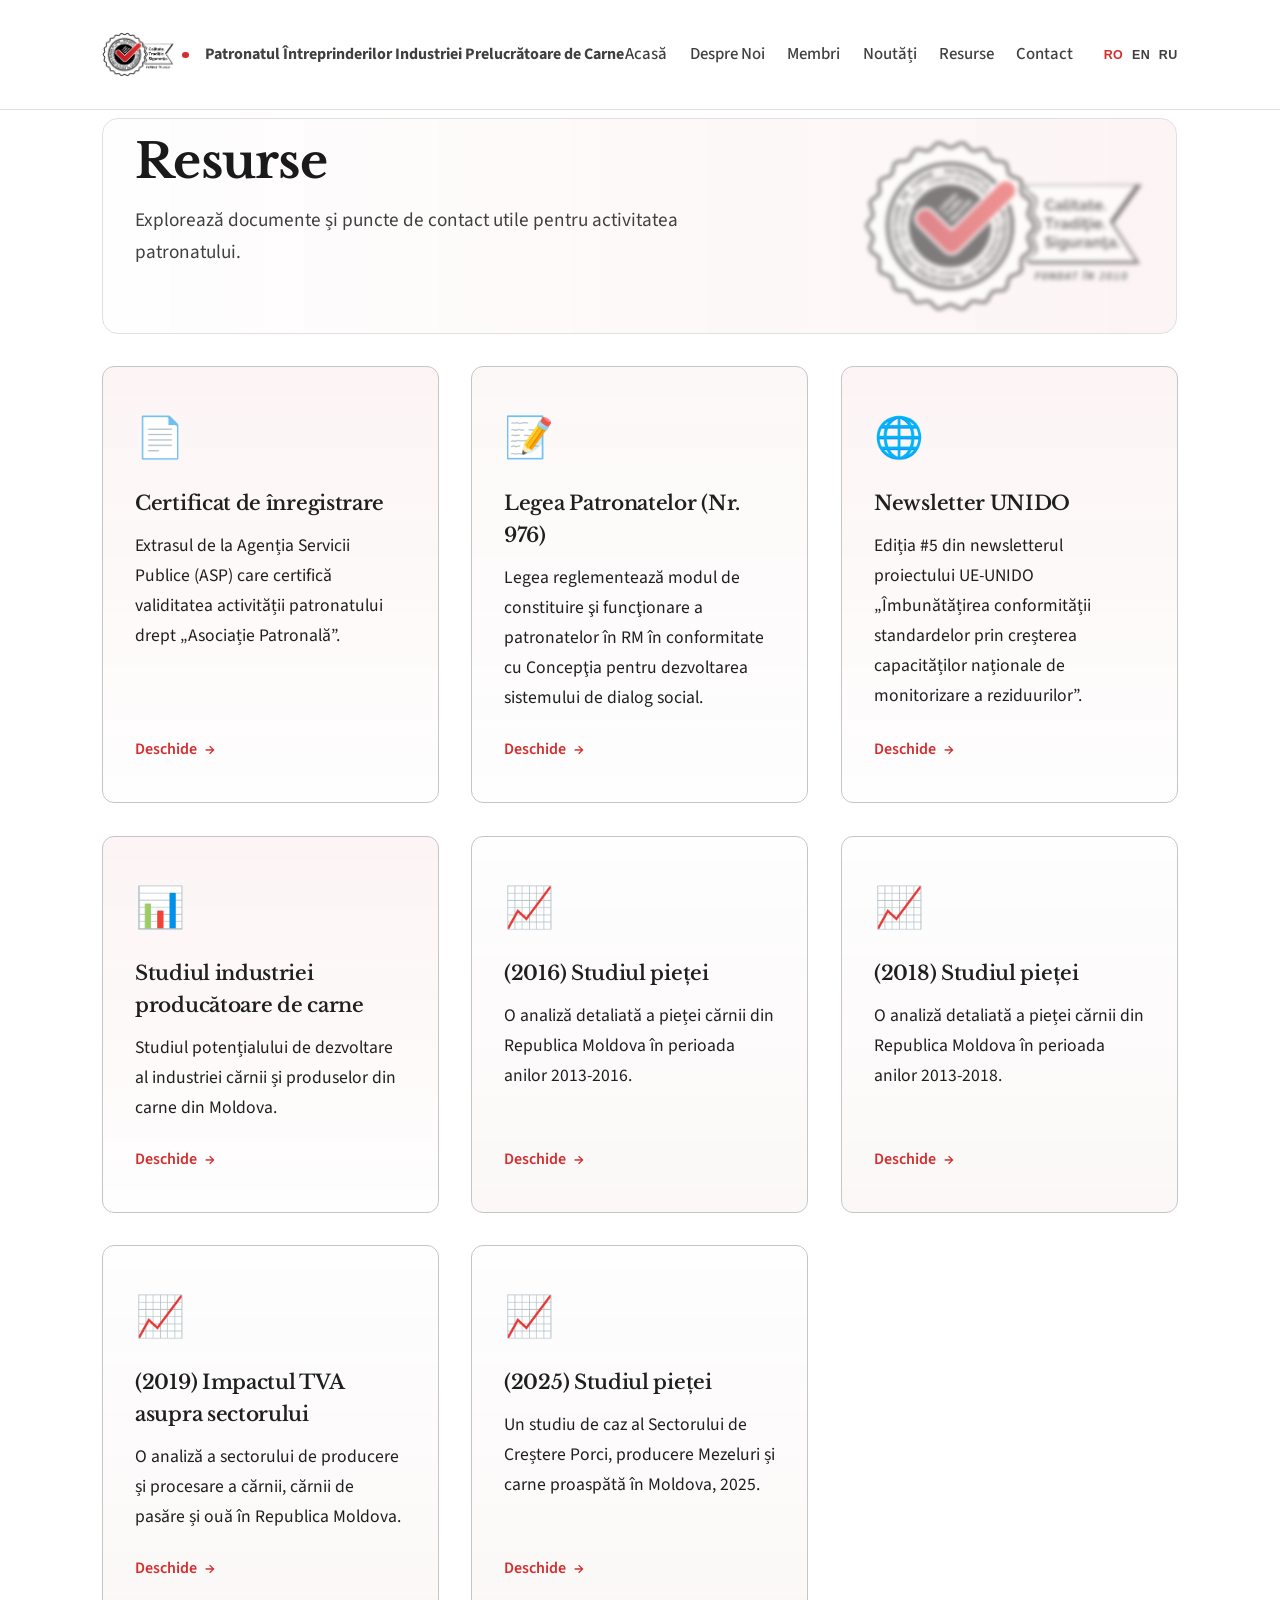
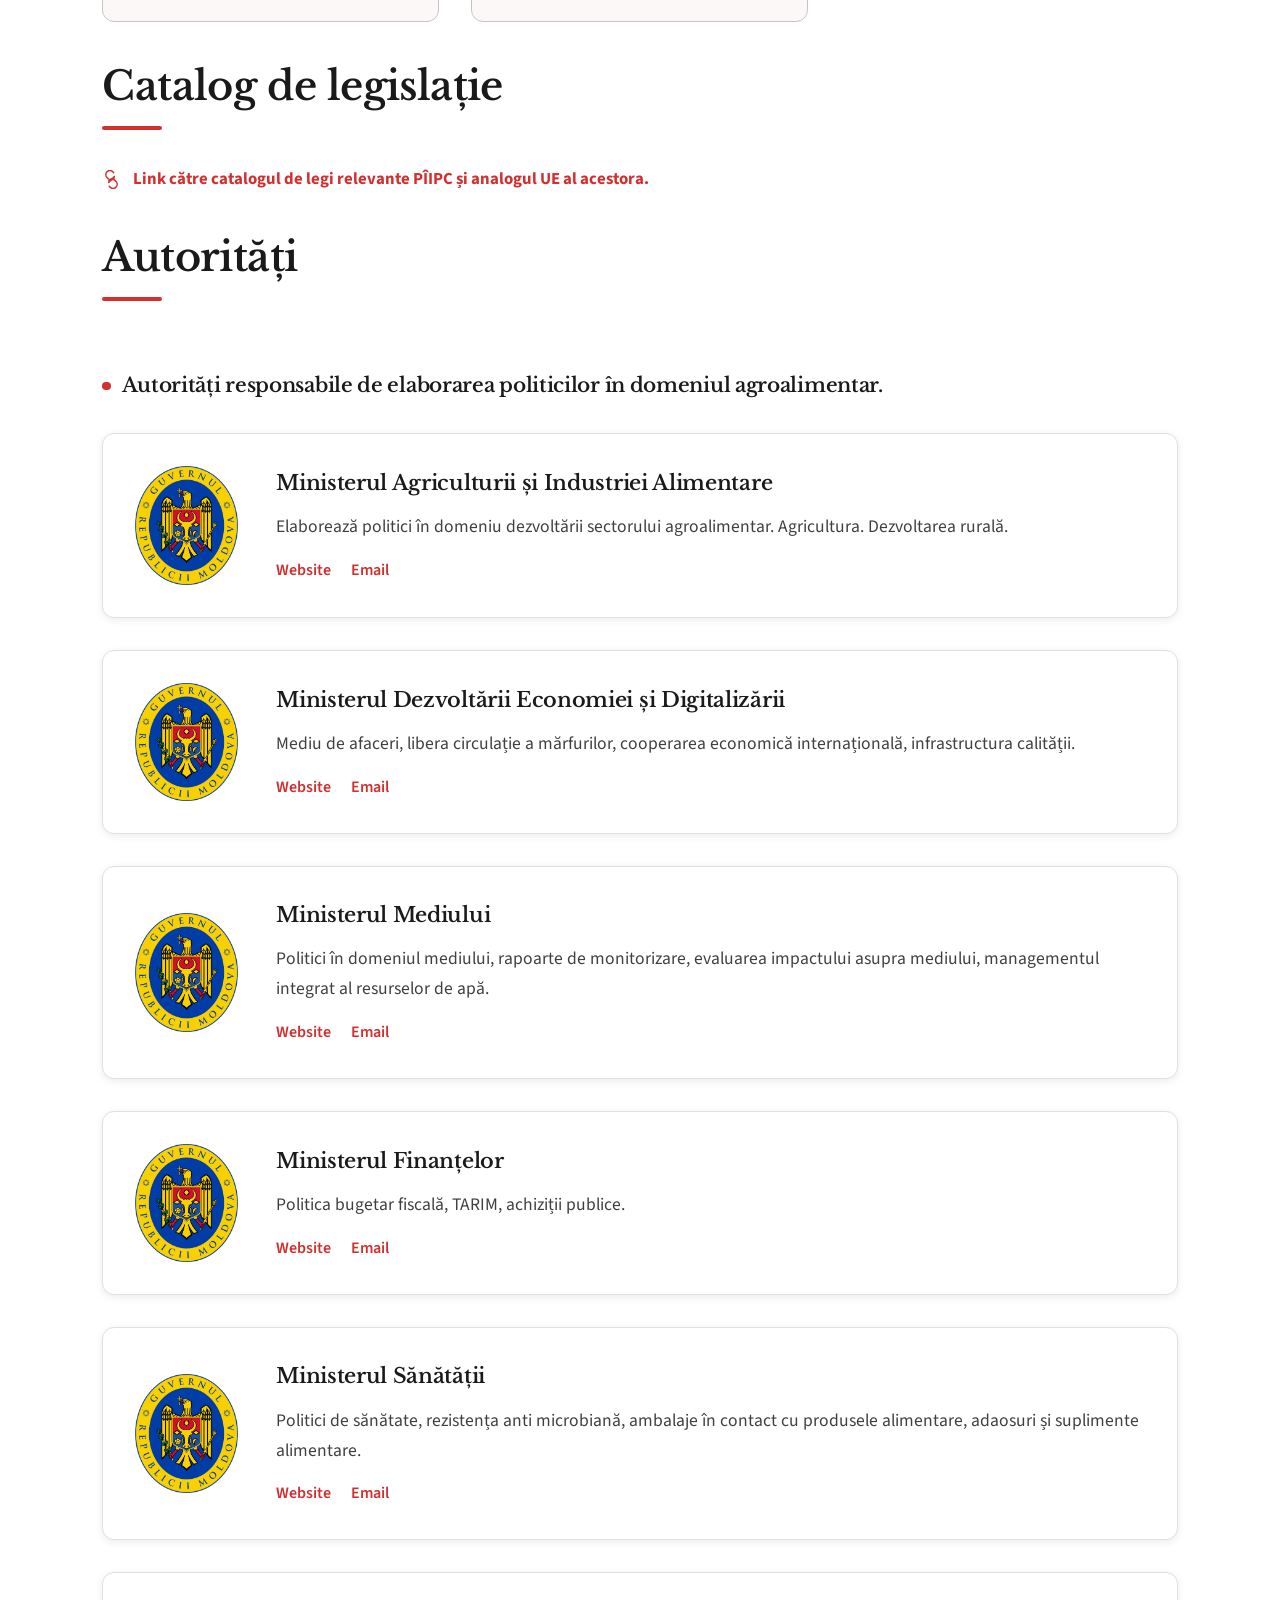
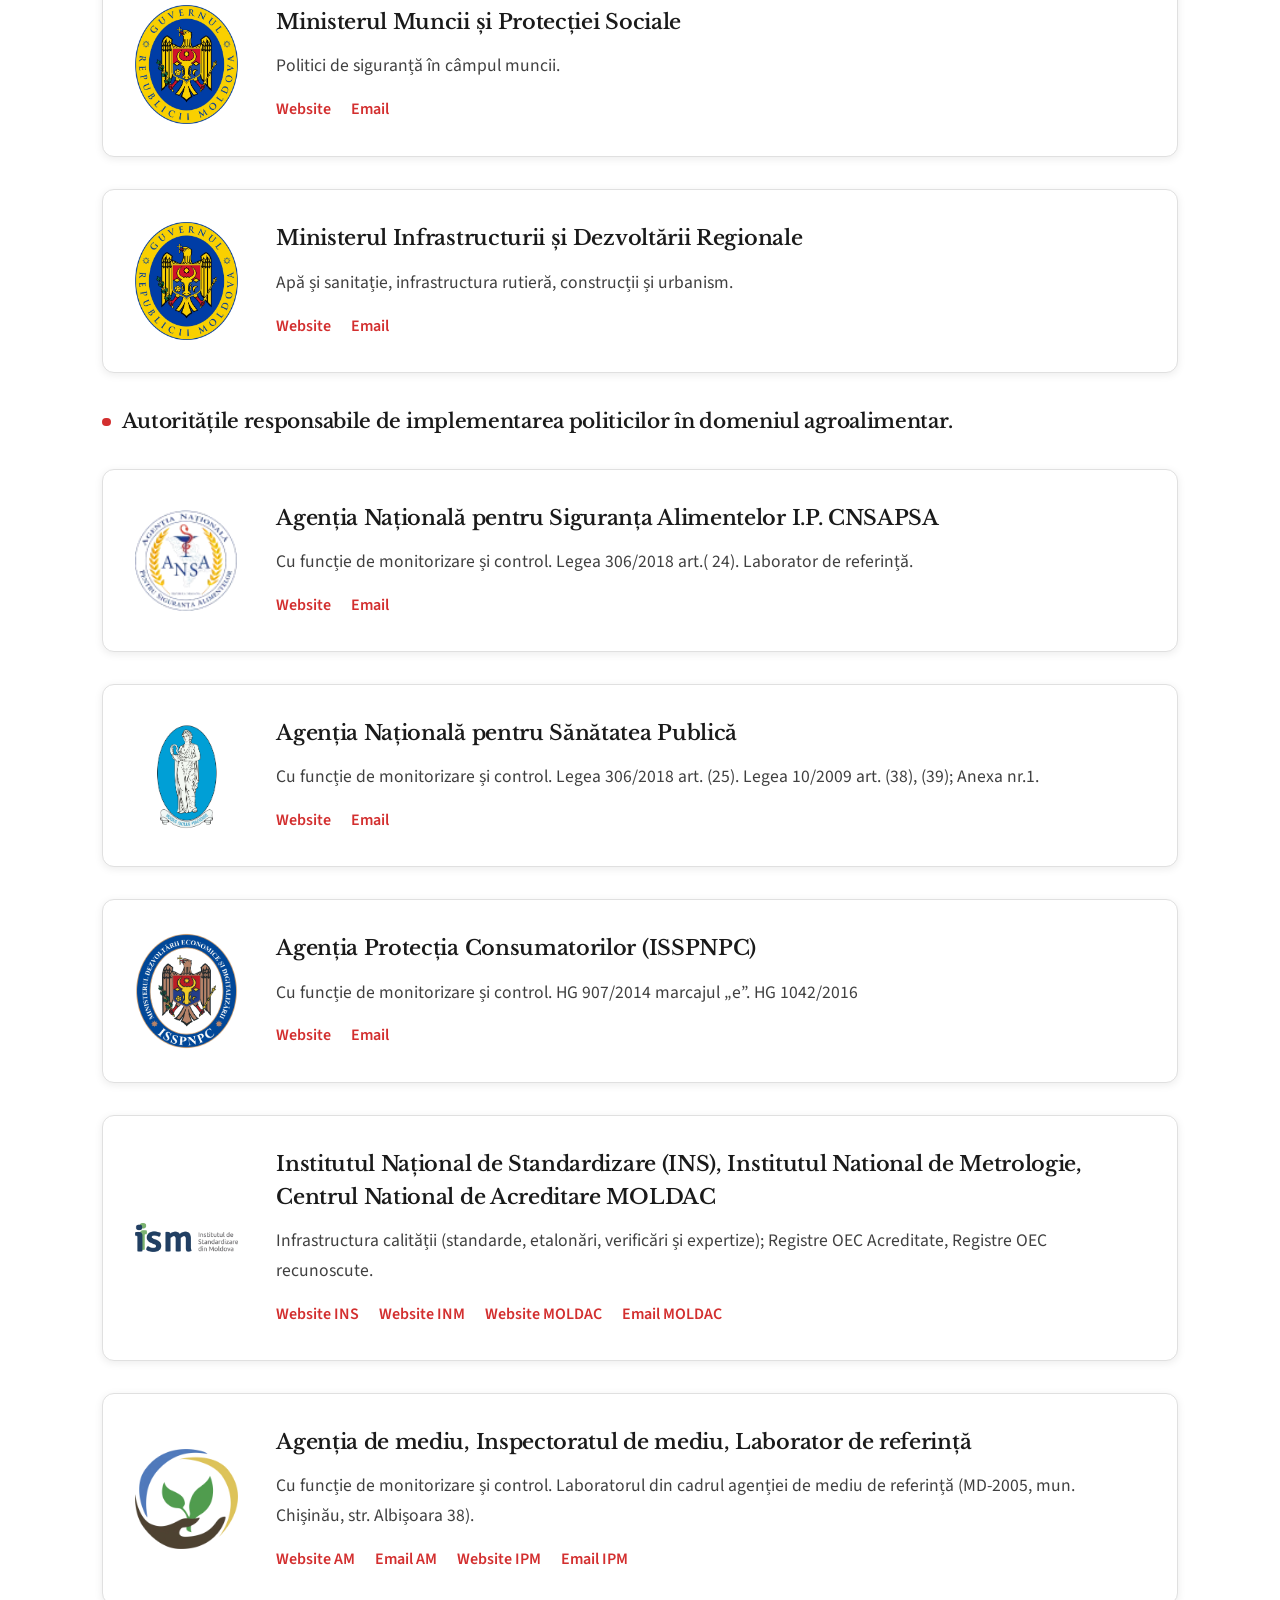
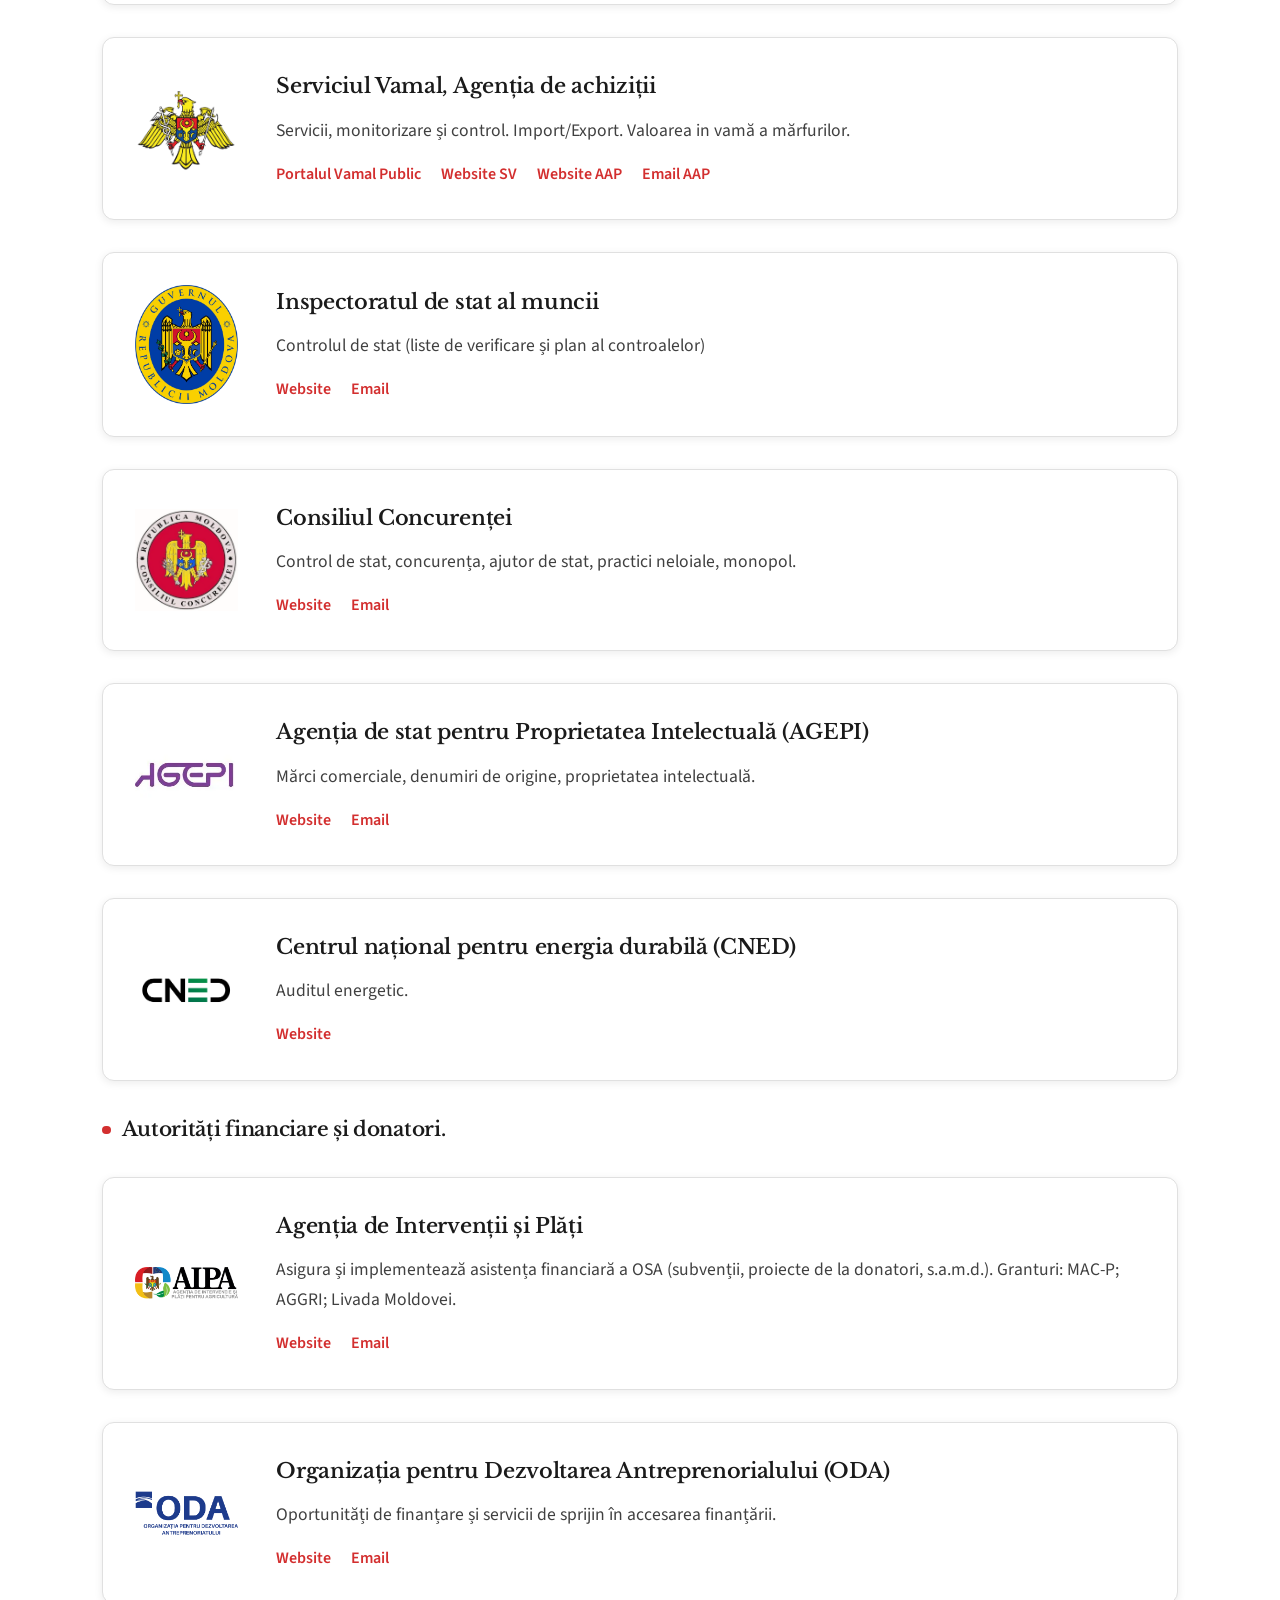
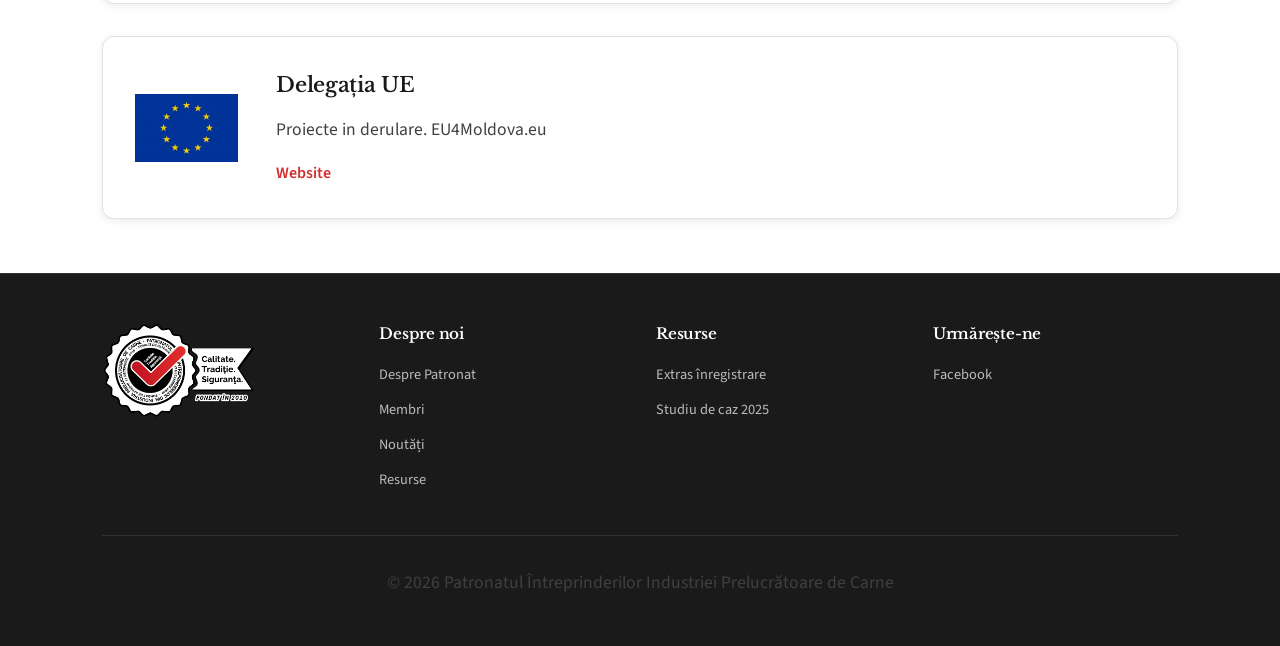
<file: pages/resurse.html>
<!doctype html>
<html lang="ro">
  <head>
    <meta charset="UTF-8" />
    <meta name="viewport" content="width=device-width, initial-scale=1.0" />
    <title data-i18n="resources.metaTitle">Resurse - Patronat Carne</title>
    <link rel="preconnect" href="https://fonts.googleapis.com" />
    <link rel="preconnect" href="https://fonts.gstatic.com" crossorigin />
    <link
      href="https://fonts.googleapis.com/css2?family=Libre+Baskerville:ital,wght@0,400..700;1,400..700&family=Noto+Sans:ital,wght@0,100..900;1,100..900&family=Noto+Serif:ital,wght@0,100..900;1,100..900&family=Source+Sans+3:ital,wght@0,200..900;1,200..900&display=swap"
      rel="stylesheet"
    />
    <link rel="stylesheet" href="../style.css" />
    <link
      rel="icon"
      type="image/x-icon"
      href="../logo-companii/website-favicon/favicon.ico"
    />
    <link
      rel="icon"
      type="image/png"
      href="../logo-companii/website-favicon/favicon-16x16.png"
    />
    <link
      rel="icon"
      type="image/png"
      href="../logo-companii/website-favicon/favicon-32x32.png"
    />
    <link
      rel="apple-touch-icon"
      href="../logo-companii/website-favicon/apple-touch-icon.png"
    />
    <link
      rel="icon"
      type="image/png"
      sizes="512x512"
      href="../logo-companii/website-favicon/android-chrome-512x512.png"
    />
    <link
      rel="icon"
      type="image/png"
      sizes="192x192"
      href="../logo-companii/website-favicon/android-chrome-192x192.png"
    />
  </head>
  <body>
    <nav id="navbar">
      <div class="nav-container">
        <a href="../index.html" class="logo" aria-label="Acasă">
          <img src="../logo-companii/logo-patronat.png" alt="Logo Patronat" />
          <span class="logo-dot"></span>
          <br />
          <p data-i18n="nav.logoText">PÎIPC</p>
        </a>
        <button
          type="button"
          class="nav-toggle"
          aria-label="Toggle navigation"
          aria-controls="primary-navigation"
          aria-expanded="false"
        >
          <span class="nav-toggle-lines"></span>
        </button>
        <ul id="primary-navigation" class="nav-menu">
          <li>
            <a href="../index.html#hero" data-i18n="nav.home">Acasă</a>
          </li>
          <li><a href="aboutus.html" data-i18n="nav.about">Despre Noi</a></li>
          <li><a href="members.html" data-i18n="nav.members">Membri</a></li>
          <li><a href="news.html" data-i18n="nav.news">Noutăți</a></li>
          <li><a href="resurse.html" data-i18n="nav.resources">Resurse</a></li>
          <li>
            <a href="../index.html#contacts" data-i18n="nav.contact">Contact</a>
          </li>
          <li class="language-switcher" data-no-translate>
            <button type="button" data-language-switcher data-lang="ro">
              RO
            </button>
            <button type="button" data-language-switcher data-lang="en">
              EN
            </button>
            <button type="button" data-language-switcher data-lang="ru">
              RU
            </button>
          </li>
        </ul>
      </div>
    </nav>

    <section class="resources-page">
      <div class="container">
        <div class="general-page-title fade-in-on-scroll">
          <div class="left">
            <h1 class="resources-page-title" data-i18n="resources.title">
              Resurse
            </h1>
            <p class="resources-page-subtitle" data-i18n="resources.subtitle">
              Explorează documente și puncte de contact utile pentru activitatea
              patronatului.
            </p>
          </div>
          <img src="../logo-companii/logo-patronat.png" alt="PIIPC Logo" />
        </div>

        <div class="resources-grid">
          <div
            class="resource-card fade-in-on-scroll"
            style="
              border: 1px solid #c6c5c5;
              background: linear-gradient(
                0deg,
                rgba(222, 198, 198, 0.02) 0%,
                rgba(211, 47, 47, 0.05) 100%
              );
            "
          >
            <a
              href="../resources/extras-patronat.pdf"
              target="_blank"
              class="wrapper_blank"
              id="wrapper_blank"
            >
              <div class="resource-icon">📄</div>
              <h3
                data-i18n="index.resources.card1.title"
                style="color: #1f1f1f"
              >
                Certificat de înregistrare
              </h3>
              <p data-i18n="index.resources.card1.text" style="color: #1f1f1f">
                Extrasul de la Agenția Servicii Publice (ASP) care certifică
                validitatea activității patronatului drept „Asociație
                Patronală”.
              </p>
              <span class="read-more" data-i18n="index.resources.open"
                >Deschide</span
              >
            </a>
          </div>
          <div
            class="resource-card fade-in-on-scroll"
            style="
              border: 1px solid #c6c5c5;
              background: linear-gradient(
                0deg,
                rgba(222, 198, 198, 0.02) 0%,
                rgba(194, 114, 114, 0.05) 100%
              );
            "
          >
            <a
              href="https://www.legis.md/cautare/getResults?doc_id=138550&lang=ro"
              target="_blank"
            >
              <div class="resource-icon">📝</div>
              <h3
                data-i18n="index.resources.card3.title"
                style="color: #1f1f1f"
              >
                Legea Patronatelor (Nr. 976)
              </h3>
              <p data-i18n="index.resources.card3.text" style="color: #1f1f1f">
                Descrierea sectiunii resurse 3
              </p>
              <span class="read-more" data-i18n="index.resources.open"
                >Deschide</span
              >
            </a>
          </div>
          <div
            class="resource-card fade-in-on-scroll"
            style="
              border: 1px solid #c6c5c5;
              background: linear-gradient(
                0deg,
                rgba(222, 198, 198, 0.02) 0%,
                rgba(211, 47, 47, 0.05) 100%
              );
            "
          >
            <a href="../resources/UNIDO-RO.pdf" target="_blank">
              <div class="resource-icon">🌐</div>
              <h3
                data-i18n="index.resources.card4.title"
                style="color: #1f1f1f"
              >
                Newsletter UNIDO
              </h3>
              <p data-i18n="index.resources.card4.text" style="color: #1f1f1f">
                Ediția #5 din newsletterul proiectului UE-UNIDO „Îmbunătățirea
                conformității standardelor prin creșterea capacităților
                naționale de monitorizare a reziduurilor”.
              </p>
              <span class="read-more" data-i18n="index.resources.open"
                >Deschide</span
              >
            </a>
          </div>
          <div
            class="resource-card fade-in-on-scroll"
            style="
              border: 1px solid #c6c5c5;
              background: linear-gradient(
                0deg,
                rgba(222, 198, 198, 0.02) 0%,
                rgba(211, 47, 47, 0.05) 100%
              );
            "
          >
            <a
              href="../resources/studiul-pietii-carne.pdf"
              target="_blank"
              class="wrapper_blank"
              id="wrapper_blank"
            >
              <div class="resource-icon">📊</div>
              <h3
                data-i18n="index.resources.card5.title"
                style="color: #1f1f1f"
              >
                Studiul industriei producătoare de carne
              </h3>
              <p data-i18n="index.resources.card5.text" style="color: #1f1f1f">
                Studiul potențialului de dezvoltare al industriei cărnii și
                produselor din carne din Moldova.
              </p>
              <span class="read-more" data-i18n="index.resources.open"
                >Deschide</span
              >
            </a>
          </div>
          <div
            class="resource-card fade-in-on-scroll"
            style="
              border: 1px solid #c6c5c5;
              background: linear-gradient(
                180deg,
                rgba(222, 198, 198, 0.02) 0%,
                rgba(179, 108, 108, 0.05) 100%
              );
            "
          >
            <a href="../resources/piata-carnii-2016.pdf" target="_blank">
              <div class="resource-icon">📈</div>
              <h3
                data-i18n="index.resources.card6.title"
                style="color: #1f1f1f"
              >
                (2016) Studiul pieței
              </h3>
              <p data-i18n="index.resources.card6.text" style="color: #1f1f1f">
                O analiză detaliată a pieței cărnii din Republica Moldova în
                perioada anilor 2013-2016.
              </p>
              <span class="read-more" data-i18n="index.resources.open"
                >Deschide</span
              >
            </a>
          </div>
          <div
            class="resource-card fade-in-on-scroll"
            style="
              border: 1px solid #c6c5c5;
              background: linear-gradient(
                180deg,
                rgba(222, 198, 198, 0.02) 0%,
                rgba(179, 108, 108, 0.05) 100%
              );
            "
          >
            <a href="../resources/studiu-2018-piata.pdf" target="_blank">
              <div class="resource-icon">📈</div>
              <h3
                data-i18n="index.resources.card8.title"
                style="color: #1f1f1f"
              >
                (2018) Studiul pieței
              </h3>
              <p data-i18n="index.resources.card8.text" style="color: #1f1f1f">
                O analiză detaliată a pieței cărnii din Republica Moldova în
                perioada anilor 2013-2018.
              </p>
              <span class="read-more" data-i18n="index.resources.open"
                >Deschide</span
              >
            </a>
          </div>
          <div
            class="resource-card fade-in-on-scroll"
            style="
              border: 1px solid #c6c5c5;
              background: linear-gradient(
                180deg,
                rgba(222, 198, 198, 0.02) 0%,
                rgba(179, 108, 108, 0.05) 100%
              );
            "
          >
            <a href="../resources/studiu-carne-2019.pdf" target="_blank">
              <div class="resource-icon">📈</div>
              <h3
                data-i18n="index.resources.card7.title"
                style="color: #1f1f1f"
              >
                (2019) Impactul TVA asupra sectorului
              </h3>
              <p data-i18n="index.resources.card7.text" style="color: #1f1f1f">
                O analiză a sectorului de producere și procesare a cărnii,
                cărnii de pasăre și ouă în Republica Moldova.
              </p>
              <span class="read-more" data-i18n="index.resources.open"
                >Deschide</span
              >
            </a>
          </div>
          <div
            class="resource-card fade-in-on-scroll"
            style="
              border: 1px solid #c6c5c5;
              background: linear-gradient(
                180deg,
                rgba(222, 198, 198, 0.02) 0%,
                rgba(179, 108, 108, 0.05) 100%
              );
            "
          >
            <a href="../resources/studiu-maib.pdf" target="_blank">
              <div class="resource-icon">📈</div>
              <h3
                data-i18n="index.resources.card2.title"
                style="color: #1f1f1f"
              >
                (2025) Studiul pieței
              </h3>
              <p data-i18n="index.resources.card2.text" style="color: #1f1f1f">
                Un studiu de caz al Sectorului de Creștere Porci, producere
                Mezeluri și carne proaspătă în Moldova, 2025. Proprietate
                intelectuală a „maib”.
              </p>
              <span class="read-more" data-i18n="index.resources.open"
                >Deschide</span
              >
            </a>
          </div>
        </div>

        <div class="legislation-shortcut">
          <h2 data-i18n="resources.legislation.title">Catalog de legislație</h2>
          <a
            class="legislation-shortcut-link"
            href="https://docs.google.com/document/d/e/2PACX-1vR0lU8m5ddUUlaxhBoP5HQndKpIFWt3BF5civTZeCPlgwggwxrkMQAeE2SYcONUsA/pub"
            title="Click pentru a accesa!"
            target="_blank"
            data-i18n="resources.legislation.hyperlink"
          >
            Link către catalogul de legi relevante PÎIPC și analogul UE al
            acestora.
          </a>
        </div>

        <div class="resources-section">
          <h2 data-i18n="resources.authorities.title">Autorități</h2>
          <div class="resources-list">
            <h3 data-i18n="resources.authorities.group.policy">
              Autorități responsabile de elaborarea politicilor în domeniul
              agroalimentar.
            </h3>

            <article class="authority-item">
              <img
                src="../resources/logo-autoritati/logoguvern.webp"
                alt="logo-guvern"
              />
              <div class="text-details">
                <h3 data-i18n="resources.authorities.item1.title">
                  Ministerul Agriculturii și Industriei Alimentare
                </h3>
                <p data-i18n="resources.authorities.item1.text">
                  Elaborează politici în domeniu dezvoltării sectorului
                  agroalimentar. Agricultura. Dezvoltarea rurală.
                </p>
                <div class="authority-links">
                  <a
                    href="https://maia.gov.md/"
                    target="_blank"
                    rel="noopener noreferrer"
                    data-i18n="resources.links.website"
                  >
                    Website
                  </a>
                  <a
                    href="mailto:cancelaria@maia.gov.md"
                    data-i18n="resources.links.email"
                    >Email</a
                  >
                </div>
              </div>
            </article>

            <article class="authority-item">
              <img
                src="../resources/logo-autoritati/logoguvern.webp"
                alt="logo-guvern"
              />
              <div class="text-details">
                <h3 data-i18n="resources.authorities.item2.title">
                  Ministerul Dezvoltării Economiei și Digitalizării
                </h3>
                <p data-i18n="resources.authorities.item2.text">
                  Mediu de afaceri, libera circulație a mărfurilor, cooperarea
                  economică internațională, infrastructura calității.
                </p>
                <div class="authority-links">
                  <a
                    href="https://mded.gov.md/"
                    target="_blank"
                    rel="noopener noreferrer"
                    data-i18n="resources.links.website"
                  >
                    Website
                  </a>
                  <a
                    href="mailto:secretariat@mded.gov.md"
                    data-i18n="resources.links.email"
                    >Email</a
                  >
                </div>
              </div>
            </article>

            <article class="authority-item">
              <img
                src="../resources/logo-autoritati/logoguvern.webp"
                alt="logo-guvern"
              />
              <div class="text-details">
                <h3 data-i18n="resources.authorities.item3.title">
                  Ministerul Mediului
                </h3>
                <p data-i18n="resources.authorities.item3.text">
                  Politici în domeniul mediului, rapoarte de monitorizare,
                  evaluarea impactului asupra mediului, managementul integrat al
                  resurselor de apă.
                </p>
                <div class="authority-links">
                  <a
                    href="https://mediu.gov.md/"
                    target="_blank"
                    rel="noopener noreferrer"
                    data-i18n="resources.links.website"
                  >
                    Website
                  </a>
                  <a
                    href="mailto:cancelaria@mediu.gov.md"
                    data-i18n="resources.links.email"
                    >Email</a
                  >
                </div>
              </div>
            </article>

            <article class="authority-item">
              <img
                src="../resources/logo-autoritati/logoguvern.webp"
                alt="logo-guvern"
              />
              <div class="text-details">
                <h3 data-i18n="resources.authorities.item4.title">
                  Ministerul Finanțelor
                </h3>
                <p data-i18n="resources.authorities.item4.text">
                  Politica bugetar fiscală, TARIM, achiziții publice.
                </p>
                <div class="authority-links">
                  <a
                    href="https://mf.gov.md/ro"
                    target="_blank"
                    rel="noopener noreferrer"
                    data-i18n="resources.links.website"
                  >
                    Website
                  </a>
                  <a
                    href="mailto:cancelaria@mf.gov.md"
                    data-i18n="resources.links.email"
                    >Email</a
                  >
                </div>
              </div>
            </article>

            <article class="authority-item">
              <img
                src="../resources/logo-autoritati/logoguvern.webp"
                alt="logo-guvern"
              />
              <div class="text-details">
                <h3 data-i18n="resources.authorities.item5.title">
                  Ministerul Sănătății
                </h3>
                <p data-i18n="resources.authorities.item5.text">
                  Politici de sănătate, rezistența anti microbiană, ambalaje în
                  contact cu produsele alimentare, adaosuri și suplimente
                  alimentare.
                </p>
                <div class="authority-links">
                  <a
                    href="https://ms.gov.md/"
                    target="_blank"
                    rel="noopener noreferrer"
                    data-i18n="resources.links.website"
                  >
                    Website
                  </a>
                  <a
                    href="mailto:secretariat@ms.gov.md"
                    data-i18n="resources.links.email"
                    >Email</a
                  >
                </div>
              </div>
            </article>

            <article class="authority-item">
              <img
                src="../resources/logo-autoritati/logoguvern.webp"
                alt="logo-guvern"
              />
              <div class="text-details">
                <h3 data-i18n="resources.authorities.item6.title">
                  Ministerul Muncii și Protecției Sociale
                </h3>
                <p data-i18n="resources.authorities.item6.text">
                  Politici de siguranță în câmpul muncii.
                </p>
                <div class="authority-links">
                  <a
                    href="https://social.gov.md/"
                    target="_blank"
                    rel="noopener noreferrer"
                    data-i18n="resources.links.website"
                  >
                    Website
                  </a>
                  <a
                    href="mailto:secretariat@social.gov.md"
                    data-i18n="resources.links.email"
                    >Email</a
                  >
                </div>
              </div>
            </article>

            <article class="authority-item">
              <img
                src="../resources/logo-autoritati/logoguvern.webp"
                alt="logo-guvern"
              />
              <div class="text-details">
                <h3 data-i18n="resources.authorities.item7.title">
                  Ministerul Infrastructurii și Dezvoltării Regionale
                </h3>
                <p data-i18n="resources.authorities.item7.text">
                  Apă și sanitație, infrastructura rutieră, construcții și
                  urbanism.
                </p>
                <div class="authority-links">
                  <a
                    href="https://midr.gov.md/"
                    target="_blank"
                    rel="noopener noreferrer"
                    data-i18n="resources.links.website"
                  >
                    Website
                  </a>
                  <a
                    href="mailto:secretariat@midr.gov.md"
                    data-i18n="resources.links.email"
                    >Email</a
                  >
                </div>
              </div>
            </article>

            <h3 data-i18n="resources.authorities.group.implementation">
              Autoritățile responsabile de implementarea politicilor în domeniul
              agroalimentar.
            </h3>

            <article class="authority-item">
              <img
                src="../resources/logo-autoritati/logoansa.webp"
                alt="logo-ansa"
              />
              <div class="text-details">
                <h3 data-i18n="resources.authorities.item8.title">
                  Agenția Națională pentru Siguranța Alimentelor I.P. CNSAPSA
                </h3>
                <p data-i18n="resources.authorities.item8.text">
                  Cu funcție de monitorizare și control. Legea 306/2018 art.(
                  24). Laborator de referință.
                </p>
                <div class="authority-links">
                  <a
                    href="https://www.ansa.gov.md/"
                    target="_blank"
                    rel="noopener noreferrer"
                    data-i18n="resources.links.website"
                  >
                    Website
                  </a>
                  <a
                    href="mailto:info@ansa.gov.md"
                    data-i18n="resources.links.email"
                    >Email</a
                  >
                </div>
              </div>
            </article>

            <article class="authority-item">
              <img
                src="../resources/logo-autoritati/logoansp.webp"
                alt="logo-ansp"
              />
              <div class="text-details">
                <h3 data-i18n="resources.authorities.item9.title">
                  Agenția Națională pentru Sănătatea Publică
                </h3>
                <p data-i18n="resources.authorities.item9.text">
                  Cu funcție de monitorizare și control. Legea 306/2018 art.
                  (25). Legea 10/2009 art. (38), (39); Anexa nr.1.
                </p>
                <div class="authority-links">
                  <a
                    href="https://ansp.md/"
                    target="_blank"
                    rel="noopener noreferrer"
                    data-i18n="resources.links.website"
                  >
                    Website
                  </a>
                  <a
                    href="mailto:office@ansp.gov.md"
                    data-i18n="resources.links.email"
                    >Email</a
                  >
                </div>
              </div>
            </article>

            <article class="authority-item">
              <img
                src="../resources/logo-autoritati/logoisspnpc.webp"
                alt="logo-isspnpc"
              />
              <div class="text-details">
                <h3 data-i18n="resources.authorities.item10.title">
                  Agenția Protecția Consumatorilor (ISSPNPC)
                </h3>
                <p data-i18n="resources.authorities.item10.text">
                  Cu funcție de monitorizare și control. HG 907/2014 marcajul
                  „e”. HG 1042/2016
                </p>
                <div class="authority-links">
                  <a
                    href="https://consumator.gov.md/ro"
                    target="_blank"
                    rel="noopener noreferrer"
                    data-i18n="resources.links.website"
                  >
                    Website
                  </a>
                  <a
                    href="mailto:secretariat@isspnpc.gov.md"
                    data-i18n="resources.links.email"
                    >Email</a
                  >
                </div>
              </div>
            </article>

            <article class="authority-item">
              <img
                src="../resources/logo-autoritati/logoism.webp"
                alt="logo-ism"
              />
              <div class="text-details">
                <h3 data-i18n="resources.authorities.item11.title">
                  Institutul Național de Standardizare (INS), Institutul
                  National de Metrologie, Centrul National de Acreditare MOLDAC
                </h3>
                <p data-i18n="resources.authorities.item11.text">
                  Infrastructura calității (standarde, etalonări, verificări și
                  expertize); Registre OEC Acreditate, Registre OEC recunoscute.
                </p>
                <div class="authority-links">
                  <a
                    href="https://standard.md/?lang=en"
                    target="_blank"
                    rel="noopener noreferrer"
                    data-i18n="resources.authorities.item11.link.ins"
                  >
                    Website INS
                  </a>
                  <a
                    href="https://inm.md"
                    target="_blank"
                    rel="noopener noreferrer"
                    data-i18n="resources.authorities.item11.link.inm"
                  >
                    Website INM
                  </a>
                  <a
                    href="https://acreditare.md"
                    target="_blank"
                    rel="noopener noreferrer"
                    data-i18n="resources.authorities.item11.link.moldac"
                  >
                    Website MOLDAC
                  </a>
                  <a
                    href="mailto:acreditare@moldac.gov.md"
                    data-i18n="resources.authorities.item11.link.emailMoldac"
                    >Email MOLDAC</a
                  >
                </div>
              </div>
            </article>

            <article class="authority-item">
              <img
                src="../resources/logo-autoritati/logoam.webp"
                alt="logo-am"
              />
              <div class="text-details">
                <h3 data-i18n="resources.authorities.item12.title">
                  Agenția de mediu, Inspectoratul de mediu, Laborator de
                  referință
                </h3>
                <p data-i18n="resources.authorities.item12.text">
                  Cu funcție de monitorizare și control. Laboratorul din cadrul
                  agenției de mediu de referință (MD-2005, mun. Chișinău, str.
                  Albișoara 38).
                </p>
                <div class="authority-links">
                  <a
                    href="https://am.gov.md/ro"
                    target="_blank"
                    rel="noopener noreferrer"
                    data-i18n="resources.authorities.item12.link.am"
                  >
                    Website AM
                  </a>
                  <a
                    href="mailto:am@am.gov.md"
                    data-i18n="resources.authorities.item12.link.emailAm"
                    >Email AM</a
                  >
                  <a
                    href="https://ipm.gov.md"
                    target="_blank"
                    rel="noopener noreferrer"
                    data-i18n="resources.authorities.item12.link.ipm"
                  >
                    Website IPM
                  </a>
                  <a
                    href="mailto:mediu@ipm.gov.md"
                    data-i18n="resources.authorities.item12.link.emailIpm"
                    >Email IPM</a
                  >
                </div>
              </div>
            </article>
            <article class="authority-item">
              <img
                src="../resources/logo-autoritati/logovm.webp"
                alt="logo-sv"
              />
              <div class="text-details">
                <h3 data-i18n="resources.authorities.item13.title">
                  Serviciul Vamal, Agenția de achiziții
                </h3>
                <p data-i18n="resources.authorities.item13.text">
                  Servicii, monitorizare și control. Import/Export. Valoarea in
                  vamă a mărfurilor.
                </p>
                <div class="authority-links">
                  <a
                    href="https://ecustoms.trade.gov.md/"
                    target="_blank"
                    rel="noopener noreferrer"
                    data-i18n="resources.authorities.item13.link.customsPortal"
                  >
                    Portalul Vamal Public
                  </a>
                  <a
                    href="https://trade.gov.md/ro"
                    target="_blank"
                    rel="noopener noreferrer"
                    data-i18n="resources.authorities.item13.link.sv"
                  >
                    Website SV
                  </a>
                  <a
                    href="https://tender.gov.md"
                    target="_blank"
                    rel="noopener noreferrer"
                    data-i18n="resources.authorities.item13.link.aap"
                  >
                    Website AAP
                  </a>
                  <a
                    href="mailto:bap@tender.gov.md"
                    data-i18n="resources.authorities.item13.link.emailAap"
                    >Email AAP</a
                  >
                </div>
              </div>
            </article>

            <article class="authority-item">
              <img
                src="../resources/logo-autoritati/logoguvern.webp"
                alt="logo-guvern"
              />
              <div class="text-details">
                <h3 data-i18n="resources.authorities.item14.title">
                  Inspectoratul de stat al muncii
                </h3>
                <p data-i18n="resources.authorities.item14.text">
                  Controlul de stat (liste de verificare și plan al
                  controalelor)
                </p>
                <div class="authority-links">
                  <a
                    href="https://ism.gov.md"
                    target="_blank"
                    rel="noopener noreferrer"
                    data-i18n="resources.links.website"
                  >
                    Website
                  </a>
                  <a
                    href="mailto:secretariat@im.gov.md"
                    data-i18n="resources.links.email"
                    >Email</a
                  >
                </div>
              </div>
            </article>

            <article class="authority-item">
              <img
                src="../resources/logo-autoritati/logocc.webp"
                alt="logo-cc"
              />
              <div class="text-details">
                <h3 data-i18n="resources.authorities.item15.title">
                  Consiliul Concurenței
                </h3>
                <p data-i18n="resources.authorities.item15.text">
                  Control de stat, concurența, ajutor de stat, practici
                  neloiale, monopol.
                </p>
                <div class="authority-links">
                  <a
                    href="https://www.competition.md"
                    target="_blank"
                    rel="noopener noreferrer"
                    data-i18n="resources.links.website"
                  >
                    Website
                  </a>
                  <a
                    href="mailto:office@competition.md"
                    data-i18n="resources.links.email"
                    >Email</a
                  >
                </div>
              </div>
            </article>
            <article class="authority-item">
              <img
                src="../resources/logo-autoritati/logoagepi.webp"
                alt="logo-agepi"
              />
              <div class="text-details">
                <h3 data-i18n="resources.authorities.item16.title">
                  Agenția de stat pentru Proprietatea Intelectuală (AGEPI)
                </h3>
                <p data-i18n="resources.authorities.item16.text">
                  Mărci comerciale, denumiri de origine, proprietatea
                  intelectuală.
                </p>
                <div class="authority-links">
                  <a
                    href="https://agepi.gov.md/ro"
                    target="_blank"
                    rel="noopener noreferrer"
                    data-i18n="resources.links.website"
                  >
                    Website
                  </a>
                  <a
                    href="mailto:office@agepi.gov.md"
                    data-i18n="resources.links.email"
                    >Email</a
                  >
                </div>
              </div>
            </article>
            <article class="authority-item">
              <img
                src="../resources/logo-autoritati/logocned.webp"
                alt="logo-cned"
              />
              <div class="text-details">
                <h3 data-i18n="resources.authorities.item17.title">
                  Centrul național pentru energia durabilă (CNED)
                </h3>
                <p data-i18n="resources.authorities.item17.text">
                  Auditul energetic.
                </p>
                <div class="authority-links">
                  <a
                    href="https://www.cned.gov.md/ro/advanced-page-type/audit-energetic"
                    target="_blank"
                    rel="noopener noreferrer"
                    data-i18n="resources.links.website"
                  >
                    Website
                  </a>
                </div>
              </div>
            </article>
            <h3 data-i18n="resources.authorities.group.finance">
              Autorități financiare și donatori.
            </h3>
            <article class="authority-item">
              <img
                src="../resources/logo-autoritati/logoaipa.webp"
                alt="logo-aipa"
              />
              <div class="text-details">
                <h3 data-i18n="resources.authorities.item18.title">
                  Agenția de Intervenții și Plăți
                </h3>
                <p data-i18n="resources.authorities.item18.text">
                  Asigura și implementează asistența financiară a OSA
                  (subvenții, proiecte de la donatori, s.a.m.d.). Granturi:
                  MAC-P; AGGRI; Livada Moldovei.
                </p>
                <div class="authority-links">
                  <a
                    href="https://aipa.gov.md/"
                    target="_blank"
                    rel="noopener noreferrer"
                    data-i18n="resources.links.website"
                  >
                    Website
                  </a>
                  <a
                    href="mailto:aipa@aipa.gov.md"
                    data-i18n="resources.links.email"
                    >Email</a
                  >
                </div>
              </div>
            </article>
            <article class="authority-item">
              <img
                src="../resources/logo-autoritati/logooda.webp"
                alt="logo-oda"
              />
              <div class="text-details">
                <h3 data-i18n="resources.authorities.item19.title">
                  Organizația pentru Dezvoltarea Antreprenorialului (ODA)
                </h3>
                <p data-i18n="resources.authorities.item19.text">
                  Oportunități de finanțare și servicii de sprijin în accesarea
                  finanțării.
                </p>
                <div class="authority-links">
                  <a
                    href="https://oda.md/ro"
                    target="_blank"
                    rel="noopener noreferrer"
                    data-i18n="resources.links.website"
                  >
                    Website
                  </a>
                  <a
                    href="mailto:office@oda.md"
                    data-i18n="resources.links.email"
                    >Email</a
                  >
                </div>
              </div>
            </article>
            <article class="authority-item">
              <img
                src="../resources/logo-autoritati/logoue.webp"
                alt="logo-ue"
              />
              <div class="text-details">
                <h3 data-i18n="resources.authorities.item20.title">
                  Delegația UE
                </h3>
                <p data-i18n="resources.authorities.item20.text">
                  Proiecte in derulare. EU4Moldova.eu
                </p>
                <div class="authority-links">
                  <a
                    href="https://www.eeas.europa.eu/moldova/proiectele-ue-republica-moldova_ro?s=223"
                    target="_blank"
                    rel="noopener noreferrer"
                    data-i18n="resources.links.website"
                  >
                    Website
                  </a>
                </div>
              </div>
            </article>
          </div>
        </div>
      </div>
    </section>

    <footer>
      <div class="footer-content">
        <div class="footer-section">
          <img
            src="../logo-companii/logo-patronat.png"
            alt="PIIPC"
            class="footer-brand-logo"
          />
        </div>
        <div class="footer-section">
          <h4 data-i18n="footer.about">Despre noi</h4>
          <ul>
            <li>
              <a href="aboutus.html" data-i18n="footer.aboutPatronat"
                >Despre Patronat</a
              >
            </li>
            <li><a href="members.html" data-i18n="nav.members">Membri</a></li>
            <li><a href="news.html" data-i18n="nav.news">Noutăți</a></li>
            <li>
              <a href="resurse.html" data-i18n="nav.resources">Resurse</a>
            </li>
          </ul>
        </div>
        <div class="footer-section">
          <h4 data-i18n="footer.resources">Resurse</h4>
          <ul>
            <li>
              <a
                href="../resources/extras-patronat.pdf"
                target="_blank"
                data-i18n="index.footer.extras"
                >Extras înregistrare</a
              >
            </li>
            <li>
              <a
                href="../resources/studiu-maib.pdf"
                target="_blank"
                data-i18n="index.footer.caseStudy"
                >Studiu de caz 2025</a
              >
            </li>
          </ul>
        </div>
        <div class="footer-section">
          <h4 data-i18n="footer.follow">Urmărește-ne</h4>
          <ul>
            <li>
              <a
                href="https://www.facebook.com/PatronatCarne"
                target="_blank"
                data-i18n="index.footer.facebook"
                >Facebook</a
              >
            </li>
          </ul>
        </div>
      </div>
      <div class="footer-bottom">
        <p data-i18n="footer.copyright">
          &copy; 2026 Patronatul Întreprinderilor Industriei Prelucrătoare de
          Carne
        </p>
      </div>
    </footer>

    <script src="../scripts/translations.js"></script>
    <script src="../scripts/i18n.js"></script>
    <script src="../scripts/parallax.js"></script>
    <script src="../scripts/scroll-reveal.js"></script>
    <script>
      const navbar = document.getElementById("navbar");
      const navToggle = document.querySelector(".nav-toggle");
      const navMenu = document.getElementById("primary-navigation");

      function setupMobileMenu() {
        if (!navToggle || !navMenu) {
          return;
        }

        navToggle.addEventListener("click", () => {
          const isOpen = navbar.classList.toggle("menu-open");
          navToggle.setAttribute("aria-expanded", isOpen ? "true" : "false");
        });

        navMenu.querySelectorAll("a").forEach((link) => {
          link.addEventListener("click", () => {
            navbar.classList.remove("menu-open");
            navToggle.setAttribute("aria-expanded", "false");
          });
        });

        window.addEventListener("resize", () => {
          if (window.innerWidth > 768) {
            navbar.classList.remove("menu-open");
            navToggle.setAttribute("aria-expanded", "false");
          }
        });
      }

      setupMobileMenu();
    </script>
  </body>
</html>
</file>
<file: style.css>
* {
  margin: 0;
  padding: 0;
  box-sizing: border-box;
}

:root {
  --color-dark: #1a1a1a;
  --color-slate: #404040;
  --color-cream: #ffffff;
  --color-red: #cd1e25;
  --color-red: #d32f2f;
  --color-orange: #d32f2f;
  --color-yellow: #d32f2f;
  --color-border: #e0e0e0;
  --color-gray: #f5f5f5;
  --color-gray-dark: #aaaaaa;
  --spacing-unit: 1rem;
  --page-gutter: clamp(2rem, 4vw, 3rem);
  --font-primary:
    "Source Sans 3", -apple-system, BlinkMacSystemFont, sans-serif;
  --font-secondary: "Libre Baskerville", serif;
  --section-space: clamp(3rem, 6vh, 6rem);
  --section-space-mobile: 3rem;
  --page-top-space: clamp(6rem, 8vw, 7.5rem);
  --stack-sm: 1rem;
  --stack-md: 1.5rem;
  --stack-lg: 2rem;
  --stack-xl: 3rem;
  --transition: all 0.4s cubic-bezier(0.25, 0.46, 0.45, 0.94);
}

html:lang(ru) {
  --font-primary: "Noto Sans", sans-serif;
  --font-secondary: "Noto Serif", serif;
  --font-body-size: 1rem;
  --font-nav-size: 0.9rem;
}

html:lang(ru) p {
  font-size: var(--font-body-size);
}

html:lang(ru) nav a,
html:lang(ru) .logo p,
html:lang(ru) .language-switcher button {
  font-size: var(--font-nav-size);
}

@media (max-width: 768px) {
  html:lang(ru) {
    --font-body-size: 0.95rem;
    --font-nav-size: 0.85rem;
  }
}

@media (max-width: 1500px) and (min-width: 769px) {
  :root {
    --page-gutter: clamp(3rem, 8vw, 7rem);
  }
}

html {
  scroll-behavior: smooth;
}

body {
  font-family: var(--font-primary);
  background-color: #ffffff;
  color: var(--color-dark);
  line-height: 1.6;
  overflow-x: hidden;
}

/* Typography */
h1,
h2,
h3,
h4,
h5,
h6 {
  font-weight: 600;
  letter-spacing: -0.015em;
  font-family: var(--font-secondary);
}

h1 {
  font-size: clamp(2.5rem, 6vw, 4.5rem);
  line-height: 1.1;
  font-weight: 700;
}

h2 {
  font-size: clamp(1.75rem, 4vw, 2.5rem);
  margin-bottom: calc(var(--spacing-unit) * 0.75);
}

h3 {
  font-size: 1.25rem;
  font-weight: 600;
}

p {
  font-size: 1.1rem;
  color: var(--color-slate);
  line-height: 1.7;
}

a {
  color: var(--color-red);
  text-decoration: none;
  transition: var(--transition);
  cursor: pointer;
}

a:hover {
  color: var(--color-orange);
}

/* Navigation */
nav {
  position: fixed;
  top: 0;
  left: 0;
  right: 0;
  z-index: 1000;
  background-color: rgba(255, 255, 255, 0.95);
  backdrop-filter: blur(8px);
  border-bottom: 1px solid var(--color-border);
  padding: 1.5rem var(--page-gutter);
}

nav.scrolled {
  box-shadow: 0 2px 12px rgba(0, 0, 0, 0.08);
}

nav .nav-container {
  max-width: 90rem;
  margin: 0 auto;
  display: flex;
  justify-content: space-between;
  align-items: center;
}

.logo {
  font-size: 0.5rem;
  font-weight: 700;
  color: var(--color-gray-dark);
  display: flex;
  align-items: center;
  gap: 0.5rem;
}

.logo p {
  font-size: 1rem;
}

.logo img {
  width: clamp(42px, 7vw, 72px) !important;
  height: auto;
  display: block;
  object-fit: contain;
}

.logo-dot {
  display: inline-block;
  width: 0.4rem;
  height: 0.4rem;
  background-color: var(--color-red);
  border-radius: 50%;
  animation: pulse 2s ease-in-out infinite;
}

@keyframes pulse {
  0%,
  100% {
    opacity: 1;
  }
  50% {
    opacity: 0.5;
  }
}

nav #org-name-text {
  color: var(--color-red);
}

nav ul {
  padding-top: 1vh;
  display: flex;
  list-style: none;
  gap: 1.4rem;
}

.nav-toggle {
  display: none;
  align-items: center;
  justify-content: center;
  width: 44px;
  height: 44px;
  border: 1px solid var(--color-border);
  border-radius: 8px;
  background: #ffffff;
  cursor: pointer;
}

.nav-toggle-lines {
  position: relative;
  display: block;
  width: 20px;
  height: 2px;
  background: var(--color-dark);
}

.nav-toggle-lines::before,
.nav-toggle-lines::after {
  content: "";
  position: absolute;
  left: 0;
  width: 20px;
  height: 2px;
  background: var(--color-dark);
  transition: transform 0.25s ease;
}

.nav-toggle-lines::before {
  top: -6px;
}

.nav-toggle-lines::after {
  top: 6px;
}

nav a {
  font-size: 1.05rem;
  font-weight: 500;
  color: var(--color-slate);
  position: relative;
  overflow: hidden;
  display: inline-block;
  padding: 0.5rem 0;
}

nav li {
  padding-top: 0;
}

li.language-switcher {
  padding: 0;
  margin-bottom: 0.9vh;
}

nav a::after {
  content: "";
  position: absolute;
  bottom: -2px;
  left: 0;
  width: 0;
  height: 2px;
  background-color: var(--color-red);
  transition: width 0.3s ease-out;
}

nav a:hover::after {
  width: 100%;
}

.language-switcher {
  display: inline-flex;
  align-items: center;
  gap: 0.55rem;
  margin-left: 0.5rem;
}

.language-switcher button {
  border: none;
  background: transparent;
  color: var(--color-slate);
  font-size: 0.78rem;
  font-weight: 600;
  letter-spacing: 0.03em;
  padding: 0;
  cursor: pointer;
  transition: var(--transition);
}

.language-switcher button:hover {
  color: var(--color-red);
}

.language-switcher button.active {
  color: var(--color-red);
}

@media (max-width: 1024px) {
  nav ul {
    gap: 1.5rem;
  }

  nav a {
    font-size: 0.85rem;
  }

  .language-switcher {
    margin-left: 0;
  }
}

@media (max-width: 768px) {
  :root {
    --page-gutter: clamp(3rem, 5vw, 3.75rem);
  }

  #logo-hero-section {
    width: clamp(170px, 46vw, 300px);
    margin-bottom: clamp(0.75rem, 2.5vw, 1.25rem);
  }

  nav {
    padding: 1rem 1.5rem;
  }

  nav .nav-container {
    flex-wrap: wrap;
    gap: 0.75rem;
  }

  .logo {
    font-size: 1rem;
    gap: 0.3rem;
  }

  .logo p {
    font-size: 0.75rem;
  }

  .nav-toggle {
    display: inline-flex;
    margin-left: auto;
  }

  nav ul,
  .nav-menu {
    display: none;
    flex-direction: column;
    align-items: stretch;
    gap: 0.3rem;
    width: 100%;
    background: #ffffff;
    border: 1px solid var(--color-border);
    border-radius: 10px;
    padding: 0.6rem 0.75rem;
    box-shadow: 0 10px 24px rgba(0, 0, 0, 0.08);
  }

  nav.menu-open .nav-menu {
    display: flex;
  }

  nav a {
    font-size: 0.9rem;
    padding: 0.5rem 0.25rem;
  }

  .language-switcher {
    margin-top: 0.35rem;
    justify-content: flex-start;
  }

  .language-switcher button {
    font-size: 0.75rem;
    padding: 0;
  }

  .general-page-title img {
    display: none;
  }
}

@media (max-width: 480px) {
  nav {
    padding: 0.75rem 1.25rem;
  }

  nav .nav-container {
    gap: 0.75rem;
  }

  .logo {
    font-size: 0.85rem;
    gap: 0.2rem;
  }

  .logo p {
    font-size: 0.65rem;
    line-height: 1.2;
  }

  nav a {
    font-size: 0.85rem;
    padding: 0.45rem 0.25rem;
  }

  .language-switcher {
    width: 100%;
    justify-content: flex-start;
  }
}

@media (max-width: 560px) {
  #logo-hero-section {
    width: clamp(160px, 55vw, 280px);
    margin-bottom: 1rem;
  }
  .logo p,
  .logo br {
    display: none;
  }

  .logo {
    gap: 0.35rem;
    max-width: max-content;
  }

  .logo-dot {
    width: 0.45rem;
    height: 0.45rem;
  }
}

/* Hero Section */
.hero-about-stage {
  position: relative;
  isolation: isolate;
  overflow: hidden;
  background-color: #ffffff;
}

.hero-about-glow {
  position: absolute;
  right: clamp(-12rem, -8vw, -4rem);
  top: clamp(10rem, 24vh, 18rem);
  width: clamp(26rem, 48vw, 58rem);
  height: clamp(26rem, 48vw, 58rem);
  border-radius: 50%;
  pointer-events: none;
  z-index: 0;
  opacity: 1;
  background: radial-gradient(
    circle at 42% 42%,
    rgba(255, 70, 38, 0.92) 0%,
    rgba(255, 82, 48, 0.78) 26%,
    rgba(255, 109, 77, 0.58) 46%,
    rgba(255, 145, 118, 0.34) 64%,
    rgba(255, 181, 161, 0.16) 80%,
    rgba(255, 255, 255, 0) 100%
  );
  filter: blur(10px) saturate(118%);
  transform: translate3d(0, 0, 0);
  will-change: transform;
}

.hero {
  /* min-height: clamp(620px, 80vh, 860px); */
  height: 100vh;
  display: flex;
  align-items: center;
  justify-content: center;
  padding: 8rem var(--page-gutter) 4rem;
  background: transparent;
  position: relative;
  overflow: hidden;
  z-index: 1;
}

.hero-layout {
  width: 100%;
  max-width: 90rem;
  margin: 0 auto;
  display: grid;
  grid-template-columns: 1.1fr 0.9fr;
  gap: clamp(1.5rem, 3vw, 4rem);
  align-items: center;
}

.hero-content {
  max-width: 46rem;
  min-width: 0;
  text-align: left;
  position: relative;
  z-index: 1;
  animation: fadeInUp 0.8s ease-out;
}

#logo-hero-section {
  width: clamp(84px, 12vw, 168px);
  height: auto;
  margin: 0;
  display: block;
}

.hero-image {
  /* width: 100%; */
  height: 90vh;
  max-width: 36rem;
  justify-self: end;
  align-self: end;
  /* transform: translateY(20%); */
  /* border-radius: 18px; */
  overflow: hidden;
  /* border: 1px solid rgba(0, 0, 0, 0.08); */
  /* box-shadow: 0 18px 45px rgba(0, 0, 0, 0.18); */
  animation: fadeInRight 0.8s ease-out;
}

.hero-image img {
  width: 100%;
  height: 100%;
  display: block;
  object-fit: contain;
  object-position: center bottom;
  aspect-ratio: 4 / 3;
}

.hero h1 {
  padding-bottom: 2rem;
  color: var(--color-dark);
  font-weight: 600;
  font-size: 4rem;
  overflow-wrap: anywhere;
}

@media (max-width: 425px) {
  .hero h1 {
    font-size: clamp(2.1rem, 10vw, 2.55rem);
  }

  .hero p {
    font-size: 1rem;
  }
}

.hero-subtitle {
  font-size: 1.2rem;
  color: var(--color-slate);
  margin-bottom: 2rem;
  font-weight: 400;
  max-width: 40rem;
}

@media (max-width: 768px) {
  .hero-about-glow {
    right: -45vw;
    top: 16rem;
    width: 90vw;
    height: 90vw;
    opacity: 0.9;
  }

  .hero {
    /* min-height: auto; */
    height: auto;
    min-height: 100svh;
    padding: 6.75rem 1.25rem 3rem;
    overflow: visible;
  }

  .hero-layout {
    grid-template-columns: 1fr;
    gap: 1rem;
  }

  .hero-content {
    max-width: 100%;
    text-align: left;
  }

  .hero-image {
    display: none;
  }

  .general-page-title img {
    /* display: none; */
    position: absolute;
    margin-left: 50%;
    /* margin-bottom: 40%; */
    align-self: self-start;
    z-index: 0;
  }
}

.general-page-title {
  display: flex;
  flex-direction: row;
  justify-content: space-between;
  align-items: center;
  background: linear-gradient(
    90deg,
    rgba(222, 198, 198, 0.02) 0%,
    rgba(211, 47, 47, 0.05) 100%
  );
  padding: 1rem 2rem;
  border-radius: 16px;
  margin-top: var(--stack-sm);
  border: 1px solid var(--color-border);
}

.general-page-title p {
  font-size: 1.2rem;
}

.general-page-title img {
  width: 28%;
  animation: fadeUpOnly 0.8s ease-out;
  opacity: 0.5;
  filter: blur(2px);
}

@media (max-width: 768px) {
  .general-page-title {
    flex-direction: column;
    align-items: flex-start;
    justify-content: flex-start;
    gap: 0.5rem;
    background: transparent;
    border: none;
    border-radius: 0;
    padding: 0;
  }

  .general-page-title p {
    margin: 0;
    font-size: 1.05rem;
  }

  .general-page-title img {
    display: none;
    position: static;
    margin-left: 0;
    align-self: auto;
  }
}

.cta-button {
  display: inline-flex;
  align-items: center;
  gap: 0.75rem;
  padding: 1rem 2.5rem;
  background-color: var(--color-red);
  color: white;
  border-radius: 40px;
  font-weight: 600;
  font-size: 1rem;
  border: 2px solid var(--color-red);
  cursor: pointer;
  transition: var(--transition);
  text-decoration: none;
}

.cta-button:hover {
  background-color: transparent;
  color: var(--color-red);
  transform: translateY(-3px);
  box-shadow: 0 12px 24px rgba(0, 102, 204, 0.2);
}

.cta-button.secondary {
  background-color: transparent;
  color: var(--color-red);
  margin-left: 1rem;
}

.cta-button.secondary:hover {
  background-color: var(--color-red);
  color: white;
}

/* Sections */
section {
  padding-block: var(--section-space);
  padding-inline: var(--page-gutter);
}

.container {
  max-width: 90rem;
  margin: 0 auto;
}

section h2 {
  position: relative;
  display: inline-block;
  margin-bottom: 3rem;
}

section h2::after {
  content: "";
  position: absolute;
  bottom: -12px;
  left: 0;
  width: 60px;
  height: 4px;
  background-color: var(--color-orange);
  border-radius: 2px;
}

/* About Us Section */
.about {
  background: transparent;
  position: relative;
  z-index: 1;
  scroll-margin-top: 8vh;
}

/* About Page */
.about-page {
  padding: var(--page-top-space) var(--page-gutter) var(--section-space);
  background-color: #ffffff;
  min-height: 100vh;
}

.about-page .container {
  padding-top: 0;
}

.about-page-title,
.members-page-title,
.news-page-title,
.resources-page-title {
  margin-top: 0;
  font-size: clamp(2rem, 5vw, 3rem);
  color: var(--color-dark);
  margin-bottom: var(--stack-sm);
  line-height: 1.1;
  animation: fadeInUp 0.8s ease-out;
}

.news-content h3 {
  font-family: "Segoe UI", Tahoma, Geneva, Verdana, sans-serif;
}

.about-page-subtitle,
.members-page-subtitle,
.news-page-subtitle,
.resources-page-subtitle {
  font-size: 1.1rem;
  color: var(--color-slate);
  margin-bottom: var(--stack-xl);
  max-width: 600px;
  animation: fadeInUp 0.8s ease-out 0.1s forwards;
  opacity: 0;
}

.about-grid {
  display: grid;
  grid-template-columns: 1fr 1fr;
  gap: clamp(2rem, 4vw, 4rem);
  align-items: center;
  margin-top: var(--stack-lg);
}

.about-text h3 {
  color: var(--color-dark);
  margin-bottom: 1rem;
  margin-top: var(--stack-md);
}

.about-text h3:first-of-type {
  margin-top: 0;
}

.about-text p {
  margin-bottom: var(--stack-md);
}

.index-about-image {
  width: 100%;
  background: linear-gradient(
    135deg,
    rgba(211, 47, 47, 0.1) 0%,
    rgba(211, 47, 47, 0.05) 100%
  );
  display: flex;
  align-items: center;
  justify-content: center;
  font-size: 4rem;
  opacity: 0;
  animation: fadeInRight 0.8s ease-out 0.2s forwards;
  border-radius: 15px;
  position: relative;
  overflow: hidden;
}

.index-about-image img {
  border-radius: 15px;
  width: 100%;
  height: 100%;
  object-fit: contain;
  display: block;
}

.index-about-image::before {
  content: "";
  position: absolute;
  top: 20%;
  right: 10%;
  width: 200px;
  height: 200px;
  background-color: rgba(211, 47, 47, 0.2);
  border-radius: 50%;
  filter: blur(40px);
}

.about-image {
  width: 100%;
  min-height: 420px;
  display: flex;
  align-items: center;
  justify-content: center;
  opacity: 0;
  animation: fadeInRight 0.8s ease-out 0.2s forwards;
  position: relative;
  background: transparent;
}

.partner-visual {
  --orbit-radius: 13rem;
  position: relative;
  width: min(36rem, 96%);
  aspect-ratio: 1;
  display: flex;
  align-items: center;
  justify-content: center;
  overflow: visible;
}

.partner-orbit {
  position: absolute;
  inset: 0;
  transform-origin: center;
  animation: orbit-spin 34s linear infinite;
}

.partner-orbit::before {
  content: "";
  position: absolute;
  inset: 13%;
  border-radius: 50%;
  border: 1px solid rgba(26, 26, 26, 0.18);
  box-shadow: 0 0 0 1px rgba(255, 255, 255, 0.45) inset;
}

@keyframes orbit-spin {
  from {
    transform: rotate(0deg);
  }
  to {
    transform: rotate(360deg);
  }
}

.partner-logo {
  position: absolute;
  left: 50%;
  top: 50%;
  width: 4.75rem;
  height: 4.75rem;
  display: flex;
  align-items: center;
  justify-content: center;
  border-radius: 50%;
  background: rgba(255, 255, 255, 0.9);
  border: 1px solid rgba(26, 26, 26, 0.08);
  box-shadow: 0 16px 30px rgba(26, 26, 26, 0.03);
  transform: translate(-50%, -50%) rotate(var(--angle))
    translateY(calc(var(--orbit-radius) * -1));
  transition:
    transform 0.25s ease,
    box-shadow 0.25s ease;
}

.partner-logo:hover {
  transform: translate(-50%, -50%) rotate(var(--angle))
    translateY(calc(var(--orbit-radius) * -1)) scale(1.08);
}

.partner-logo img {
  width: 62%;
  height: 62%;
  object-fit: contain;
  display: block;
  filter: grayscale(1);
}

.center-logo {
  position: absolute;
  left: 50%;
  top: 50%;
  width: 9.25rem;
  height: 9.25rem;
  z-index: 2;
  background: rgba(255, 255, 255, 0.98);
  box-shadow: 0 18px 40px rgba(26, 26, 26, 0.05);
  transform: translate(-50%, -50%);
}

.center-logo:hover {
  transform: translate(-50%, -50%) scale(1.05);
}

.center-logo img {
  width: 74%;
  height: 74%;
  filter: none;
}

@media (max-width: 768px) {
  .about-image,
  .index-about-image {
    min-height: 320px;
    padding: 0.5rem 0;
    background: transparent;
    overflow: hidden;
  }

  .partner-visual {
    --orbit-radius: 7.25rem;
    width: min(24rem, 82vw);
  }

  .partner-logo {
    width: clamp(2.6rem, 7vw, 3.8rem);
    height: clamp(2.6rem, 7vw, 3.8rem);
  }

  .center-logo {
    width: clamp(5.5rem, 20vw, 6.9rem);
    height: clamp(5.5rem, 20vw, 6.9rem);
  }
}

@media (max-width: 768px) {
  .about-grid {
    grid-template-columns: 1fr;
    gap: var(--stack-lg);
  }
}

/* About Stats Cards */
.about-stats {
  display: grid;
  grid-template-columns: repeat(auto-fit, minmax(280px, 1fr));
  gap: clamp(1.5rem, 3vw, 2.5rem);
  margin: var(--stack-xl) 0;
  padding: var(--stack-xl) 0;
  border-top: 1px solid var(--color-border);
  border-bottom: 1px solid var(--color-border);
}

.stat-card {
  background: linear-gradient(
    135deg,
    rgba(211, 47, 47, 0.05) 0%,
    rgba(211, 47, 47, 0.02) 100%
  );
  padding: 2.5rem 2rem;
  border-radius: 12px;
  border: 1px solid rgba(211, 47, 47, 0.1);
  text-align: center;
  transition: var(--transition);
  position: relative;
  overflow: hidden;
}

.stat-card::before {
  content: "";
  position: absolute;
  top: -2px;
  left: -50%;
  width: 200%;
  height: 4px;
  background: linear-gradient(
    90deg,
    transparent,
    var(--color-red),
    transparent
  );
  animation: shimmer 3s infinite;
}

@keyframes shimmer {
  0% {
    left: -200%;
  }
  50% {
    left: 50%;
  }
  100% {
    left: 150%;
  }
}

.stat-number {
  font-size: clamp(2rem, 5vw, 3rem);
  font-weight: 700;
  color: var(--color-red);
  margin-bottom: 0.75rem;
  letter-spacing: -0.02em;
}

.stat-label {
  font-size: 1.2rem;
  font-weight: 600;
  color: var(--color-dark);
  margin-bottom: 1rem;
}

.stat-description {
  font-size: 1.05rem;
  color: var(--color-slate);
  line-height: 1.6;
  margin: 0;
}

@media (max-width: 768px) {
  .about-stats {
    grid-template-columns: 1fr;
    gap: 1.5rem;
    margin: var(--stack-xl) 0 var(--stack-lg);
    padding: var(--stack-lg) 0;
  }

  .stat-number {
    font-size: 2.2rem;
  }

  .stat-label {
    font-size: 1rem;
  }
}

/* About CTA Section */
.about-cta {
  text-align: center;
  padding: 4rem 2rem;
  background: linear-gradient(
    135deg,
    rgba(211, 47, 47, 0.05) 0%,
    rgba(211, 47, 47, 0.02) 100%
  );
  border-radius: 16px;
  margin-top: 3rem;
  border: 1px solid rgba(211, 47, 47, 0.08);
}

.about-cta h3 {
  font-size: clamp(1.5rem, 3vw, 2rem);
  color: var(--color-dark);
  margin-bottom: 1rem;
}

.about-cta p {
  font-size: 1.05rem;
  color: var(--color-slate);
  margin-bottom: 2rem;
  max-width: 500px;
  margin-left: auto;
  margin-right: auto;
}

.about-cta .cta-button {
  margin-top: 1rem;
  animation: fadeInUp 0.8s ease-out;
}

@media (max-width: 768px) {
  .about-cta {
    padding: 2.5rem 1.5rem;
    margin-top: 2rem;
  }

  .about-cta h3 {
    font-size: 1.3rem;
  }

  .about-cta p {
    font-size: 1rem;
  }

  .about-page {
    padding: var(--page-top-space) 1.5rem var(--section-space-mobile);
  }
}

/* Members Section */
.members {
  background: linear-gradient(180deg, #ffffff 0%, #efebec 50%, #ffffff 100%);
}

.members-wrapper {
  position: relative;
  margin-top: 2rem;
}

.carousel-container {
  overflow: hidden;
  position: relative;
  width: 100%;
}

.members-grid {
  display: flex;
  gap: 2rem;
  transition: transform 0.6s ease-out;
  padding-right: 0;
  width: 100%;
}

.carousel-nav {
  display: flex;
  gap: 1rem;
  justify-content: center;
  margin-top: 2rem;
}

.carousel-btn {
  width: 48px;
  height: 48px;
  border-radius: 50%;
  border: 2px solid var(--color-red);
  background-color: white;
  color: var(--color-red);
  font-size: 1.2rem;
  cursor: pointer;
  display: flex;
  align-items: center;
  justify-content: center;
  transition: var(--transition);
}

.carousel-btn:hover {
  background-color: var(--color-red);
  color: white;
  transform: scale(1.05);
}

.carousel-btn:disabled {
  opacity: 0.5;
  cursor: not-allowed;
}

.member-card {
  background-color: white;
  padding: 2rem;
  border-radius: 12px;
  text-align: center;
  border: 1px solid var(--color-border);
  transition: var(--transition);
  cursor: pointer;
  overflow: hidden;
  position: relative;
  flex: 0 0 calc((100% - 4rem) / 3);
  min-width: 0;
  box-shadow: 0 2px 8px rgba(0, 0, 0, 0.08);
}

.members-grid:hover .member-card {
  opacity: 0.45;
}

.members-grid:hover .member-card:hover {
  opacity: 1;
}

@media (max-width: 1024px) {
  .member-card {
    flex: 0 0 calc((100% - 2rem) / 2);
  }
}

@media (max-width: 768px) {
  .members-grid {
    gap: 1rem;
  }

  .member-card {
    flex: 0 0 100%;
  }
}

.member-card::before {
  content: "";
  position: absolute;
  top: 0;
  left: 0;
  right: 0;
  height: 3px;
  background: var(--color-red);
  transform: scaleX(0);
  transform-origin: left;
  transition: transform 0.4s ease-out;
}

.member-card:hover::before {
  transform: scaleX(2);
}

.member-card:hover {
  transform: translateY(-8px);
  transition: 0.4s ease-in;
}

.member-avatar {
  width: 100px;
  height: 100px;
  margin: 0 auto 1.5rem;
  /* background: linear-gradient(135deg, #ffebee 0%, #ffcdd2 100%); */
  border-radius: 12px;
  touch-action: pan-y;
  align-items: center;
  justify-content: center;
  font-size: 1.2rem;
  font-weight: 700;
  color: #d32f2f;
  overflow: hidden;
}

.member-avatar img {
  width: 100%;
  height: 100%;
  object-fit: contain;
  user-select: none;
  -moz-user-select: none;
  pointer-events: none;
}

.member-card h3 {
  color: var(--color-dark);
  margin-bottom: 0.5rem;
}

.member-role {
  color: var(--color-orange);
  font-size: 0.9rem;
  font-weight: 600;
  margin-bottom: 1rem;
}

.member-card p {
  font-size: 0.95rem;
  margin-bottom: 0.8rem;
}

/* News Section */
.news {
  background-color: #ffffff;
}

.news-banner {
  --cursor-x: 50%;
  --cursor-y: 50%;
  position: relative;
  display: block;
  margin-top: var(--section-space);
  aspect-ratio: 16 / 7;
  border-radius: 22px;
  overflow: hidden;
  border: 1px solid rgba(255, 255, 255, 0.22);
  box-shadow: 0 20px 40px rgba(0, 0, 0, 0.16);
  transform: translateY(0);
  transition:
    transform 0.45s ease,
    box-shadow 0.45s ease;
}

.news-banner::before {
  content: "";
  position: absolute;
  inset: 0;
  z-index: 2;
  pointer-events: none;
  background: radial-gradient(
    220px circle at var(--cursor-x) var(--cursor-y),
    rgba(255, 255, 255, 0.24) 0%,
    rgba(255, 255, 255, 0.1) 26%,
    rgba(255, 255, 255, 0) 62%
  );
  opacity: 0;
  transition: opacity 0.25s ease;
}

.news-banner img {
  width: 100%;
  height: 100%;
  object-fit: cover;
  display: block;
  transition: transform 0.7s ease;
}

.news-banner-overlay {
  position: absolute;
  inset: 0;
  z-index: 1;
  background:
    linear-gradient(
      95deg,
      rgba(24, 19, 9, 0.7) 0%,
      rgba(24, 19, 9, 0.36) 45%,
      rgba(24, 19, 9, 0.1) 100%
    ),
    radial-gradient(
      circle at 16% 30%,
      rgba(243, 196, 105, 0.2) 0%,
      transparent 48%
    );
}

.news-banner-content {
  position: absolute;
  inset: 0;
  z-index: 3;
  width: min(620px, 100%);
  padding: clamp(1.25rem, 4vw, 2.5rem);
  display: flex;
  flex-direction: column;
  justify-content: flex-start;
  align-items: flex-start;
  gap: 0.9rem;
}

.news-banner-content h3 {
  color: #f7f3e8;
  margin: 0;
  line-height: 1.2;
  font-size: clamp(1.35rem, 3.1vw, 2.35rem);
  max-width: 24ch;
}

.news-banner-content p {
  color: rgba(247, 243, 232, 0.92);
  margin: 0;
  font-family: var(--font-primary);
  font-size: clamp(0.95rem, 1.6vw, 1.1rem);
  line-height: 1.55;
  max-width: 44ch;
}

.news-banner-cta {
  margin-top: 0.4rem;
  display: inline-flex;
  align-items: center;
  width: fit-content;
  padding: 0.62rem 1.15rem;
  border-radius: 999px;
  background: rgba(247, 243, 232, 0.94);
  color: #1f1f1f;
  font-size: 0.9rem;
  font-weight: 700;
  letter-spacing: 0.03em;
  text-transform: uppercase;
}

.news-banner-cta::after {
  content: "→";
  margin-left: 0.45rem;
  transition: transform 0.3s ease;
}

.news-banner:hover {
  transform: translateY(-5px);
  box-shadow: 0 28px 48px rgba(0, 0, 0, 0.2);
}

.news-banner:hover::before {
  opacity: 1;
}

.news-banner:hover img {
  transform: scale(1.05);
}

.news-banner:hover .news-banner-cta::after {
  transform: translateX(5px);
}

.news-grid {
  display: grid;
  grid-template-columns: repeat(auto-fit, minmax(250px, 1fr));
  gap: 2.5rem;
  margin-top: 2rem;
}

.news-card {
  background-color: #ffffff;
  border-radius: 12px;
  overflow: hidden;
  transition: var(--transition);
  border: 1px solid var(--color-border);
  display: flex;
  flex-direction: column;
  box-shadow: 0 2px 8px rgba(0, 0, 0, 0.08);
}

.news-card:hover {
  box-shadow: 0 16px 40px rgba(0, 0, 0, 0.12);
  transform: translateY(-6px);
}

.news-press-banner {
  display: flex;
  flex-direction: column;
  gap: 0.35rem;
  padding: 1rem;
  background-color: var(--color-red);
  color: #ffffff;
  cursor: pointer;
  transition: background-color 0.25s ease;
}

.news-press-banner:hover,
.news-press-banner:focus-visible {
  background-color: var(--color-dark);
}

.news-press-banner-title {
  font-family: "Noto Serif", serif;
  font-size: 1rem;
}

.news-press-banner-cta {
  align-self: flex-start;
  font-size: 0.85rem;
  font-weight: 700;
}

.news-press-banner-cta::after {
  content: " →";
}

.news-image {
  width: 100%;
  height: 200px;
  background: linear-gradient(
    135deg,
    rgba(211, 47, 47, 0.1) 0%,
    rgba(211, 47, 47, 0.05) 100%
  );
  display: flex;
  align-items: center;
  justify-content: center;
  overflow: hidden;
  position: relative;
}

.news-image::after {
  content: "";
  position: absolute;
  inset: 0;
  background: linear-gradient(
    135deg,
    transparent 30%,
    rgba(0, 102, 204, 0.1) 100%
  );
}

.news-image img {
  width: 100%;
  height: 100%;
  object-fit: cover;
  display: block;
}

@media (max-width: 768px) {
  #logo-hero-section {
    width: clamp(170px, 46vw, 300px);
    margin-bottom: clamp(0.75rem, 2.5vw, 1.25rem);
  }
  .about-image,
  .index-about-image,
  .news-image,
  .hero-image,
  .member-avatar,
  .member-grid-logo,
  .modal-logo,
  .general-page-title img {
    overflow: hidden;
  }

  .about-image img,
  .index-about-image img,
  .member-avatar img,
  .member-grid-logo img,
  .modal-logo img {
    width: 100%;
    height: 100%;
    display: block;
    object-fit: contain;
  }
}

.news-image img {
  width: 100%;
  height: 100%;
  display: block;
  object-fit: cover;
}

.news-content {
  padding: 2rem;
  flex: 1;
  display: flex;
  flex-direction: column;
}

.news-date {
  color: var(--color-orange);
  font-size: 0.85rem;
  font-weight: 700;
  text-transform: uppercase;
  letter-spacing: 0.1em;
  margin-bottom: 0.75rem;
}

.news-content h3 {
  color: var(--color-dark);
  margin-bottom: 1rem;
}

.news-content p {
  margin-bottom: 1.5rem;
}

.read-more {
  margin-top: auto;
  align-self: flex-end;
  display: inline-flex;
  align-items: center;
  gap: 0.5rem;
  font-weight: 600;
  color: var(--color-red);
}

.read-more::after {
  content: "→";
  transition: transform 0.3s ease-out;
}

.read-more:hover {
  transform: translateX(10px);
  transition: transform 0.8s cubic-bezier(0.175, 1, 0.32, 1);
}

.news-card:hover .read-more::after {
  transform: translateX(4px);
}

@media (max-width: 768px) {
  .news-banner {
    aspect-ratio: 1 / 1;
    width: 100%;
    border-radius: 16px;
    margin-top: 0;
  }

  .news-banner-overlay {
    background:
      linear-gradient(
        180deg,
        rgba(24, 19, 9, 0.22) 0%,
        rgba(24, 19, 9, 0.58) 62%,
        rgba(24, 19, 9, 0.8) 100%
      ),
      radial-gradient(
        circle at 24% 22%,
        rgba(243, 196, 105, 0.2) 0%,
        transparent 55%
      );
  }

  .news-banner-content {
    justify-content: flex-start;
    gap: 0.7rem;
    width: 100%;
  }

  .news-banner-content h3 {
    max-width: 100%;
  }

  .news-banner-content p {
    max-width: 100%;
    font-size: 0.95rem;
  }

  .news-banner-cta {
    font-size: 0.78rem;
    padding: 0.55rem 0.95rem;
  }
}

/* Resources Section */
.resources {
  background: linear-gradient(135deg, #1a1a1a 0%, #2a2a2a 100%);
  color: white;
}

.resources h2 {
  color: white;
}

.resources h2::after {
  background-color: var(--color-red);
}

.resources-grid {
  display: grid;
  grid-template-columns: repeat(auto-fit, minmax(min(280px, 100%), 1fr));
  gap: 2rem;
  margin-top: 2rem;
}

.resource-card {
  background-color: rgba(255, 255, 255, 0.08);
  border: 1px solid rgba(255, 255, 255, 0.15);
  padding: 2.5rem 2rem;
  border-radius: 12px;
  display: flex;
  flex-direction: column;
  transition: var(--transition);
  cursor: pointer;
  box-sizing: border-box;
  max-width: 100%;
}

.blacktext {
  color: #1a1a1a;
}

.resource-card > a {
  display: flex;
  flex-direction: column;
  height: 100%;
  min-width: 0;
}

.resource-card .read-more {
  margin-top: auto;
  align-self: flex-start;
}

.resource-card:hover {
  background-color: rgba(255, 255, 255, 0.12);
  border-color: rgba(255, 255, 255, 0.25);
  transform: translateY(-4px);
  box-shadow: 0 8px 32px rgba(0, 0, 0, 0.3);
  transition: var(--transition);
}

.resource-icon {
  font-size: 2.5rem;
  margin-bottom: 1rem;
  transition: transform 0.3s ease-out;
}

.resource-card:hover .resource-icon {
  transform: scale(1.1) rotate(-2deg);
}

.resource-card h3 {
  color: white;
  margin-bottom: 0.75rem;
}

.resource-card p {
  color: rgba(255, 255, 255, 0.8);
  margin-bottom: 1.5rem;
}

/* Contacts Section */
.contacts {
  background-color: #ffffff;
}

.contacts-content {
  display: grid;
  grid-template-columns: 1fr 1fr;
  gap: 4rem;
  margin-top: 2rem;
  align-items: start;
}

.contact-info {
  display: flex;
  flex-direction: column;
  gap: 2rem;
}

.contact-item {
  flex: 1;
}

.contact-item h3 {
  color: var(--color-dark);
  margin-bottom: 0.75rem;
}

.contact-item p {
  margin-bottom: 0;
}

.form-group {
  margin-bottom: 1.5rem;
}

.form-group label {
  display: block;
  margin-bottom: 0.5rem;
  font-weight: 500;
  color: var(--color-dark);
}

.form-group input,
.form-group textarea {
  width: 100%;
  padding: 1rem 1.25rem;
  border: 1px solid var(--color-border);
  border-radius: 8px;
  font-family: inherit;
  font-size: 1rem;
  transition: var(--transition);
  background-color: #fafafa;
}

.form-group input:focus,
.form-group textarea:focus {
  outline: none;
  border-color: var(--color-red);
  background-color: white;
  box-shadow: 0 0 0 3px rgba(0, 102, 204, 0.1);
}

.form-group textarea {
  resize: vertical;
  min-height: 120px;
}

.submit-btn {
  padding: 1rem 2rem;
  background-color: var(--color-red);
  color: white;
  border: none;
  border-radius: 8px;
  font-weight: 600;
  font-size: 1rem;
  cursor: pointer;
  transition: var(--transition);
}

.submit-btn:hover {
  background-color: var(--color-cream);
  color: var(--color-red);
  transform: translateY(-2px);
  box-shadow: 0 8px 24px rgba(0, 102, 204, 0.3);
  border: 1px solid var(--color-red);
}

@media (max-width: 768px) {
  .contacts-content {
    grid-template-columns: 1fr;
    gap: 2rem;
  }

  section {
    padding-block: var(--section-space-mobile);
    padding-inline: 1.5rem;
  }
}

/* Product Journey Section */
.product-journey-section {
  padding: 0 0 3rem 0;
  border-bottom: 1px solid var(--color-border);
  animation: fadeInUp 0.8s ease-out;
  scroll-margin-top: 5vh;
}

.product-journey-section h2 {
  color: var(--color-dark);
  margin-bottom: 2rem;
  font-size: clamp(1.75rem, 4vw, 2.5rem);
}

.product-journey-section h2::after {
  width: 60px;
  height: 4px;
  background-color: var(--color-red);
  border-radius: 2px;
  margin-top: 0.75rem;
}

.journey-subtitle {
  font-size: 1.05rem;
  color: var(--color-slate);
  margin-bottom: 2rem;
  max-width: 600px;
}

.journey-accordion {
  display: grid;
  grid-template-columns: 280px 1fr;
  gap: 2rem;
  align-items: start;
  min-height: 320px;
}

.journey-tabs {
  display: flex;
  flex-direction: column;
  gap: 0;
  border: 1px solid var(--color-border);
  border-radius: 12px;
  overflow: hidden;
  background: white;
}

.journey-tab {
  display: flex;
  align-items: center;
  gap: 1rem;
  padding: 1.5rem;
  border: none;
  border-bottom: 1px solid var(--color-border);
  background: transparent;
  cursor: pointer;
  transition: var(--transition);
  text-align: left;
  font-size: 0.95rem;
  font-family: inherit;
  font-weight: 600;
  color: var(--color-slate);
}

.journey-tab:last-child {
  border-bottom: none;
}

.journey-tab:hover {
  background: rgba(211, 47, 47, 0.04);
}

.journey-tab.active {
  background: linear-gradient(
    90deg,
    rgba(211, 47, 47, 0.1) 0%,
    rgba(211, 47, 47, 0.04) 100%
  );
  color: var(--color-dark);
  border-right: 3px solid var(--color-red);
}

.journey-number {
  flex-shrink: 0;
  font-size: 1.2rem;
  font-weight: 700;
  color: var(--color-red);
  opacity: 0.7;
  transition: var(--transition);
}

.journey-tab.active .journey-number {
  opacity: 1;
  font-size: 1.3rem;
}

.journey-stage-title {
  font-size: 0.95rem;
  font-weight: 600;
  transition: var(--transition);
}

.journey-panel {
  background: linear-gradient(
    135deg,
    rgba(211, 47, 47, 0.04) 0%,
    rgba(211, 47, 47, 0.01) 100%
  );
  border: 1px solid rgba(211, 47, 47, 0.12);
  border-radius: 12px;
  overflow: hidden;
}

.journey-panel-content {
  display: none;
  width: 100%;
  flex-direction: column;
  align-items: flex-start;
  gap: 0;
}

.journey-panel-content.active {
  display: flex;
}

.journey-panel-content > .journey-image {
  width: 100%;
  margin: 0;
  margin-bottom: 0;
}

.journey-panel-content > .journey-panel-title {
  margin: 4vh 2rem 2vh 2rem;
  font-size: 1.35rem;
  line-height: 1.3;
  color: var(--color-dark);
}

.journey-panel-content p {
  font-size: 1rem;
  color: var(--color-dark);
  line-height: 1.8;
  margin: 0 2rem;
}

.journey-panel-content > .journey-next-button {
  margin: 1.5rem 2rem 2.5rem 2rem;
}

.journey-next-button {
  display: inline-flex;
  align-items: center;
  justify-content: center;
  gap: 0.5rem;
  padding: 0.25rem 0.7rem;
  border-radius: 20px;
  border: 1px solid rgba(211, 47, 47, 0.25);
  color: var(--color-red);
  font: inherit;
  font-weight: 700;
  cursor: pointer;
  transition: var(--transition);
}

.journey-next-button:hover {
  transform: translateY(-2px);
  background: var(--color-red);
  color: white;
  box-shadow: 0 10px 20px rgba(0, 102, 204, 0.18);
}

.journey-image {
  width: 100%;
  height: clamp(220px, 35vw, 420px);
  overflow: hidden;
  display: flex;
  position: relative;
  touch-action: pan-y;
}

/* .journey-image::after {
  content: "";
  position: absolute;
  bottom: 0;
  left: 0;
  right: 0;
  height: 80px;
  background: linear-gradient(
    to bottom,
    rgba(255, 255, 255, 0),
    rgb(42, 42, 42)
  );
  pointer-events: none;
} */

.journey-image img {
  width: 100%;
  height: 100%;
  display: block;
  object-fit: cover;
  opacity: 1;
  pointer-events: none;
  transition: opacity 0.25s ease;
}

.journey-image img.journey-image-fading {
  opacity: 0.45;
}

.journey-image .journey-image-overlay {
  position: absolute;
  inset: 0;
  width: 100%;
  height: 100%;
  object-fit: cover;
  opacity: 0;
  pointer-events: none;
  transition: opacity 0.7s ease;
  will-change: opacity;
}

.journey-image .journey-image-overlay.is-visible {
  opacity: 1;
}
.journey-image-controls {
  position: absolute;
  inset: 0;
  display: block;
  z-index: 4;
}

.journey-pagination {
  position: absolute;
  left: 50%;
  bottom: 0.9rem;
  transform: translateX(-50%);
  display: flex;
  align-items: center;
  gap: 0.45rem;
  padding: 0.4rem 0.6rem;
  border-radius: 999px;
  background: rgba(12, 17, 25, 0.28);
  backdrop-filter: blur(8px);
  box-shadow: 0 8px 18px rgba(0, 0, 0, 0.12);
  z-index: 4;
}

.journey-pagination-dot {
  width: 0.5rem;
  height: 0.5rem;
  border: 0;
  border-radius: 999px;
  padding: 0;
  background: rgba(255, 255, 255, 0.5);
  /* cursor: pointer; */
  transition:
    transform 0.2s ease,
    background-color 0.2s ease,
    width 0.2s ease,
    opacity 0.2s ease;
}

/* .journey-pagination-dot.is-first,
.journey-pagination-dot.is-last {
  width: 0.7rem;
  height: 0.7rem;
  background: rgba(255, 255, 255, 0.72);
} */

.journey-pagination-dot.is-active {
  width: 1.35rem;
  background: #ffffff;
  transform: scale(1.05);
}

/* .journey-pagination-dot:hover,
.journey-pagination-dot:focus-visible {
  background: rgba(255, 255, 255, 0.9);
  outline: none;
} */

.journey-pagination-dot:focus-visible {
  box-shadow: 0 0 0 3px rgba(255, 255, 255, 0.2);
}

.journey-pagination-dot.is-active.is-first,
.journey-pagination-dot.is-active.is-last {
  width: 1.3rem;
}

.journey-pagination-dot.is-first.is-last {
  width: 0.9rem;
  height: 0.9rem;
}
.journey-image-control {
  position: absolute;
  top: 50%;
  pointer-events: auto;
  width: 2.25rem;
  height: 2.25rem;
  border: 1px solid rgba(255, 255, 255, 0.65);
  border-radius: 999px;
  background: rgba(21, 29, 38, 0.34);
  color: white;
  font-size: 1.35rem;
  line-height: 1;
  display: inline-flex;
  align-items: center;
  justify-content: center;
  cursor: pointer;
  backdrop-filter: blur(8px);
  transition:
    background-color 0.2s ease,
    border-color 0.2s ease,
    opacity 0.2s ease;
}

.journey-image-control-prev {
  left: 0.75rem;
}

.journey-image-control-next {
  right: 0.75rem;
}
.journey-image-control:hover,
.journey-image-control:focus-visible {
  background: rgba(211, 47, 47, 0.9);
  border-color: rgba(255, 255, 255, 0.95);
  transform: scale(1.05);
  outline: none;
}
.journey-image-control:focus-visible {
  box-shadow: 0 0 0 3px rgba(211, 47, 47, 0.2);
}

.journey-panel-content[data-stage="2"] .journey-image img {
  object-position: 50% 60%;
}

.journey-panel-content[data-stage="4"] .journey-image img {
  object-position: 50% 35%;
}

@media (max-width: 768px) {
  .journey-panel-content > .journey-panel-title {
    margin: 1.5rem 1rem 0 1rem;
    font-size: 1.35rem;
    line-height: 1.3;
    color: var(--color-dark);
  }

  .product-journey-section {
    margin: var(--stack-xl) 0 var(--stack-lg);
    padding: 2rem 0;
    scroll-margin-top: 6rem;
  }

  .product-journey-section h2 {
    font-size: 1.5rem;
  }

  .journey-subtitle {
    font-size: 0.95rem;
    margin-bottom: 1.5rem;
  }

  .journey-accordion {
    grid-template-columns: 1fr;
    gap: 1.5rem;
    min-height: auto;
  }

  .journey-tabs {
    flex-direction: column;
    gap: 0;
    overflow: hidden;
    border-radius: 12px;
  }

  .journey-tab {
    flex-shrink: 1;
    gap: 0.75rem;
    padding: 1.25rem;
    border-bottom: 1px solid var(--color-border);
    border-right: none;
    font-size: 0.85rem;
    white-space: normal;
  }

  .journey-tab:last-child {
    border-bottom: none;
  }

  .journey-tab.active {
    border-right: 3px solid var(--color-red);
    border-bottom: 1px solid var(--color-border);
    background: rgba(211, 47, 47, 0.08);
  }

  .journey-tab.active:last-child {
    border-bottom: none;
  }

  .journey-panel {
    min-height: auto;
    padding: 0;
  }

  .journey-panel-content {
    gap: 1rem;
  }

  .journey-panel-content p {
    font-size: 0.95rem;
    margin: 0 1rem;
  }

  .journey-next-button {
    padding: 0.8rem 1.2rem;
  }

  .journey-panel-content > .journey-next-button {
    margin: 1rem 1rem 1.5rem;
  }

  .journey-image-controls {
    display: none;
  }

  .journey-pagination {
    bottom: 0.65rem;
    gap: 0.4rem;
    padding: 0.35rem 0.5rem;
  }

  .journey-pagination-dot {
    width: 0.46rem;
    height: 0.46rem;
  }

  /* .journey-pagination-dot.is-first,
  .journey-pagination-dot.is-last {
    width: 0.62rem;
    height: 0.62rem;
  } */

  .journey-pagination-dot.is-active {
    width: 1.1rem;
  }
}

@media (hover: none) and (pointer: coarse) {
  .journey-image-controls {
    display: none;
  }

  .journey-pagination {
    bottom: 0.65rem;
  }
}

/* Footer */
footer {
  background-color: #1a1a1a;
  color: rgba(255, 255, 255, 0.7);
  padding: 3rem var(--page-gutter);
  text-align: center;
  border-top: 1px solid rgba(255, 255, 255, 0.1);
}

.footer-content {
  max-width: 90rem;
  margin: 0 auto;
  display: grid;
  grid-template-columns: repeat(auto-fit, minmax(200px, 1fr));
  gap: 2rem;
  text-align: left;
  margin-bottom: 2rem;
}

.footer-section h4 {
  color: white;
  margin-bottom: 1rem;
  font-size: 0.95rem;
}

.footer-section ul {
  list-style: none;
}

.footer-section li {
  margin-bottom: 0.75rem;
  font-size: 0.9rem;
}

.footer-section a {
  color: rgba(255, 255, 255, 0.7);
}

.footer-section a:hover {
  color: var(--color-orange);
}

.footer-brand-logo {
  width: clamp(120px, 12vw, 170px);
  height: auto;
}

.footer-bottom {
  text-align: center;
  padding-top: 2rem;
  border-top: 1px solid rgba(255, 255, 255, 0.1);
  font-size: 0.9rem;
}

/* Animations */
@keyframes fadeUpOnly {
  from {
    transform: translateY(40px);
  }
  to {
    transform: translateY(0);
  }
}

@keyframes fadeInUp {
  from {
    opacity: 0;
    transform: translateY(40px);
  }
  to {
    opacity: 1;
    transform: translateY(0);
  }
}

@keyframes fadeInRight {
  from {
    opacity: 0;
    transform: translateX(40px);
  }
  to {
    opacity: 1;
    transform: translateX(0);
  }
}

.fade-in-on-scroll {
  opacity: 0;
  transform: translateY(30px);
  transition:
    opacity 0.65s ease-out,
    transform 0.65s ease-out;
  will-change: opacity, transform;
}

.fade-in-on-scroll.is-visible {
  opacity: 1;
  transform: translateY(0);
}

@media (prefers-reduced-motion: reduce) {
  .fade-in-on-scroll {
    opacity: 1;
    transform: none;
    transition: none;
  }
}

/* Members Page */
.members-page {
  padding: var(--page-top-space) var(--page-gutter) var(--section-space);
  background-color: #ffffff;
  min-height: 100vh;
}

.members-page .container {
  padding-top: 0;
}

/* Members Grid - Mobile First */
.members-grid-container {
  display: grid;
  grid-template-columns: 1fr;
  gap: clamp(1.5rem, 3vw, 2.5rem);
  margin-top: var(--stack-lg);
}

.member-grid-item {
  background-color: white;
  border: 1px solid var(--color-border);
  border-radius: 12px;
  padding: 2rem;
  text-align: center;
  transition: var(--transition);
  box-shadow: 0 2px 8px rgba(0, 0, 0, 0.08);
  display: flex;
  flex-direction: column;
  align-items: center;
  cursor: pointer;
}

.member-grid-item:hover {
  box-shadow: 0 12px 32px rgba(0, 0, 0, 0.12);
  transform: translateY(-4px);
}

.member-grid-logo {
  width: 120px;
  height: 120px;
  margin-bottom: 1.5rem;
  border-radius: 12px;
  /* background: linear-gradient(135deg, #ffebee 0%, #ffcdd2 100%); */
  display: flex;
  align-items: center;
  justify-content: center;
  overflow: hidden;
  position: relative;
}

.member-grid-logo img {
  width: 100%;
  height: 100%;
  object-fit: contain;
}

.logo-placeholder {
  position: absolute;
  font-weight: 700;
  font-size: 1.2rem;
  color: #d32f2f;
  text-align: center;
}

.member-grid-item h3 {
  color: var(--color-dark);
  font-size: 1.3rem;
  margin-bottom: 1.5rem;
}

.find-more-btn {
  padding: 0.75rem 1.75rem;
  background-color: var(--color-red);
  color: white;
  border: 2px solid var(--color-red);
  border-radius: 50px;
  font-weight: 600;
  font-size: 0.9rem;
  cursor: pointer;
  transition: var(--transition);
  text-decoration: none;
  margin-top: auto;
}

.find-more-btn:hover {
  background-color: transparent;
  color: var(--color-red);
}

.find-more-btn:active {
  transform: scale(0.98);
}

/* Member Modal - Mobile First */
.member-modal {
  display: none;
  position: fixed;
  top: 0;
  left: 0;
  right: 0;
  bottom: 0;
  z-index: 2000;
  padding: 1rem;
}

.member-modal.active {
  display: flex;
  align-items: flex-start;
  justify-content: center;
  overflow-y: auto;
  padding-top: 60px;
  padding-bottom: 20px;
}

.member-modal-overlay {
  position: fixed;
  top: 0;
  left: 0;
  right: 0;
  bottom: 0;
  background-color: rgba(0, 0, 0, 0.5);
  z-index: -1;
}

.member-modal-content {
  background-color: white;
  border-radius: 16px;
  box-shadow: 0 20px 60px rgba(0, 0, 0, 0.3);
  position: relative;
  z-index: 2;
  width: 100%;
  max-width: 600px;
  padding: 1.5rem;
  margin-bottom: 2rem;
  animation: slideUp 0.4s ease-out;
}

@keyframes slideUp {
  from {
    opacity: 0;
    transform: translateY(40px);
  }
  to {
    opacity: 1;
    transform: translateY(0);
  }
}

.modal-close-btn {
  position: absolute;
  top: 1.5rem;
  right: 1.5rem;
  width: 40px;
  height: 40px;
  border: none;
  background-color: #f5f5f5;
  border-radius: 50%;
  font-size: 1.5rem;
  color: var(--color-dark);
  cursor: pointer;
  display: flex;
  align-items: center;
  justify-content: center;
  transition: var(--transition);
  z-index: 3;
}

.modal-close-btn:hover {
  background-color: var(--color-red);
  color: white;
}

.modal-grid {
  display: flex;
  flex-direction: column;
  gap: 2rem;
}

.modal-header {
  text-align: center;
  padding-bottom: 1.5rem;
  border-bottom: 2px solid var(--color-red);
}

.modal-logo {
  width: 200px;
  height: 200px;
  margin: 0 auto 1.5rem;
  border-radius: 12px;
  /* background: linear-gradient(135deg, #ffebee 0%, #ffcdd2 100%); */
  display: flex;
  align-items: center;
  justify-content: center;
  overflow: hidden;
  position: relative;
}

.modal-logo img {
  width: 100%;
  height: 100%;
  object-fit: contain;
}

.modal-header h2 {
  color: var(--color-dark);
  font-size: 1.5rem;
  margin-bottom: 0.75rem;
}

.modal-role-tag {
  color: var(--color-red);
  font-size: 0.9rem;
  font-weight: 600;
  text-transform: uppercase;
  letter-spacing: 0.1em;
  margin: 0;
}

.modal-description-section {
  padding: 1.5rem 0;
  border-bottom: 1px solid var(--color-border);
}

.modal-description-text {
  color: var(--color-slate);
  font-size: 1rem;
  line-height: 1.8;
  margin: 0;
}

.modal-quick-info-grid {
  display: grid;
  grid-template-columns: repeat(auto-fit, minmax(150px, 1fr));
  gap: 1.5rem;
  padding: 1.5rem 0;
  border-bottom: 1px solid var(--color-border);
  margin-bottom: 1.5rem;
}

.modal-info-item {
  display: flex;
  flex-direction: column;
  gap: 0.5rem;
}

.modal-info-label {
  font-weight: 600;
  color: var(--color-dark);
  font-size: 0.9rem;
}

.modal-info-item span:last-child {
  color: var(--color-slate);
}

.modal-details {
  display: flex;
  flex-direction: column;
  gap: 1rem;
}

.modal-section h3 {
  color: var(--color-dark);
  font-size: 1rem;
  margin-bottom: 1rem;
  border-bottom: 2px solid var(--color-red);
  padding-bottom: 0.5rem;
}

.modal-contact-item {
  display: flex;
  flex-direction: column;
  margin-bottom: 1rem;
  gap: 0.3rem;
}

.modal-contact-label {
  font-weight: 600;
  color: var(--color-dark);
  font-size: 0.9rem;
}

.modal-contact-item a {
  color: var(--color-red);
  word-break: break-all;
}

.modal-contact-item a:hover {
  color: var(--color-orange);
  text-decoration: underline;
}

.modal-list {
  list-style: none;
  padding: 0;
}

.modal-list li {
  padding: 0.75rem 0;
  color: var(--color-slate);
  position: relative;
  padding-left: 1.5rem;
}

.modal-list li::before {
  content: "✓";
  position: absolute;
  left: 0;
  color: var(--color-red);
  font-weight: bold;
}

.modal-social-links {
  display: flex;
  gap: 1rem;
}

.press-release-modal .member-modal-content {
  max-width: 760px;
}

.press-release-modal .modal-header {
  text-align: left;
  padding-right: 3rem;
}

.press-release-modal .modal-header h2 {
  margin-bottom: 0;
}

.press-release-body {
  color: var(--color-slate);
  font-size: 1rem;
  line-height: 1.75;
  padding-top: 1.5rem;
}

.press-release-body p {
  margin: 0 0 1.25rem;
}

.press-release-body ul {
  margin: -0.5rem 0 1.5rem;
  padding-left: 1.5rem;
}

.press-release-body li {
  margin-bottom: 0.4rem;
}

.press-release-body h3 {
  color: var(--color-dark);
  font-size: 1.1rem;
  line-height: 1.4;
  margin: 1.75rem 0 0.75rem;
}

.social-link {
  width: 44px;
  height: 44px;
  border-radius: 50%;
  background-color: #f5f5f5;
  display: flex;
  align-items: center;
  justify-content: center;
  color: var(--color-red);
  transition: var(--transition);
  border: 2px solid var(--color-border);
  padding: 0.4rem;
}

.social-link img {
  width: 100%;
  object-fit: contain;
}

.social-link:hover {
  background-color: var(--color-red);
  color: white;
  border-color: var(--color-red);
}

/* News Page */
.news-page {
  padding: var(--page-top-space) var(--page-gutter) var(--section-space);
  background-color: #ffffff;
  min-height: 100vh;
}

/* Resources Page */
.resources-page {
  padding: var(--page-top-space) var(--page-gutter) var(--section-space);
  background-color: #ffffff;
  min-height: 100vh;
}

.resources-page .container {
  padding-top: 0;
}

.resources-section {
  margin-top: var(--stack-lg);
}

.legislation-shortcut {
  margin-top: var(--stack-lg);
  display: flex;
  flex-direction: column;
}

.legislation-shortcut-link {
  display: inline-flex;
  align-items: center;
  gap: 0.75rem;
  font-family: var(--font-primary);
  font-size: 1.05rem;
  font-weight: 700;
  color: var(--color-red);
}

.legislation-shortcut-link::before {
  content: "";
  width: 1.15rem;
  height: 1.15rem;
  flex: none;
  background-color: currentColor;
  -webkit-mask: url("data:image/svg+xml,%3Csvg xmlns='http://www.w3.org/2000/svg' viewBox='0 0 24 24' fill='none' stroke='%23000' stroke-width='1.9' stroke-linecap='round' stroke-linejoin='round'%3E%3Cpath d='M9 13a5 5 0 0 1 7.07 0l1.42 1.42a5 5 0 0 1-7.07 7.07l-1.06-1.06'/%3E%3Cpath d='M15 11a5 5 0 0 1-7.07 0L6.5 9.57a5 5 0 0 1 7.07-7.07l1.06 1.06'/%3E%3Cpath d='M8.5 15.5 15.5 8.5'/%3E%3C/svg%3E")
    center / contain no-repeat;
  mask: url("data:image/svg+xml,%3Csvg xmlns='http://www.w3.org/2000/svg' viewBox='0 0 24 24' fill='none' stroke='%23000' stroke-width='1.9' stroke-linecap='round' stroke-linejoin='round'%3E%3Cpath d='M9 13a5 5 0 0 1 7.07 0l1.42 1.42a5 5 0 0 1-7.07 7.07l-1.06-1.06'/%3E%3Cpath d='M15 11a5 5 0 0 1-7.07 0L6.5 9.57a5 5 0 0 1 7.07-7.07l1.06 1.06'/%3E%3Cpath d='M8.5 15.5 15.5 8.5'/%3E%3C/svg%3E")
    center / contain no-repeat;
}

.legislation-shortcut-link:hover {
  color: #b0181f;
}

.legislation-shortcut-link:visited {
  color: #737373;
}

.resources-list {
  display: grid;
  grid-template-columns: 1fr;
  gap: clamp(1.25rem, 2.5vw, 2rem);
  margin-top: var(--stack-lg);
}

.resources-list > h3 {
  display: flex;
  align-items: flex-start;
  gap: 0.65rem;
}

.resources-list > h3::before {
  content: "";
  width: 0.55rem;
  height: 0.55rem;
  border-radius: 50%;
  background-color: var(--color-red);
  flex: none;
  margin-top: 1.4vh;
}

.authority-item {
  background-color: white;
  border: 1px solid var(--color-border);
  border-radius: 12px;
  padding: 2rem;
  box-shadow: 0 2px 8px rgba(0, 0, 0, 0.08);
  transition: var(--transition);
  display: flex;
  flex-direction: row;
  gap: 3vw;
  justify-content: flex-start;
  align-items: center;
}

@media (max-width: 320px) {
  .authority-item img {
    align-self: center;
  }
  .authority-links {
    display: flex;
    justify-content: center;
  }
  :root {
    --page-gutter: 2rem;
  }
  .text-details {
    text-align: center;
  }
}

.authority-item img {
  width: 8vw;
  height: auto;
}

.authority-item:hover {
  box-shadow: 0 12px 32px rgba(0, 0, 0, 0.12);
  transform: translateY(-4px);
}

.authority-item h3 {
  color: var(--color-dark);
  margin-bottom: 0.75rem;
  font-size: 1.3rem;
}

.authority-item p {
  margin-bottom: 1rem;
}

.authority-links {
  display: flex;
  flex-wrap: wrap;
  gap: 0.75rem 1.25rem;
}

.authority-links a {
  font-weight: 600;
}

@media (max-width: 768px) {
  .resources-page .fade-in-on-scroll {
    opacity: 1;
    transform: none;
    transition: none;
  }

  .authority-item {
    flex-direction: column;
    align-items: flex-start;
    gap: 1rem;
    padding: 1.5rem;
  }

  .authority-item img {
    width: min(88px, 24vw);
    max-width: 100%;
    height: auto;
  }

  .text-details {
    width: 100%;
  }
}

.news-page .container {
  padding-top: 0;
}

.news-grid-container {
  display: grid;
  grid-template-columns: 1fr;
  gap: clamp(1.5rem, 3vw, 2.5rem);
  margin-top: var(--stack-lg);
}

.news-grid-container .news-card {
  cursor: pointer;
}

.news-read-more {
  border: none;
  background: transparent;
  padding: 0;
  font-family: inherit;
  font-size: inherit;
  cursor: pointer;
}

/* Tablet - 600px and up */
@media (min-width: 600px) {
  .members-grid-container {
    grid-template-columns: repeat(2, 1fr);
    gap: 2.5rem;
  }

  .member-modal-content {
    max-width: 700px;
    padding: 2.5rem;
  }

  .news-grid-container {
    grid-template-columns: repeat(2, 1fr);
  }
}

/* Desktop - 1024px and up */
@media (min-width: 1024px) {
  .members-page {
    padding: var(--page-top-space) var(--page-gutter) var(--section-space);
  }

  .members-grid-container {
    grid-template-columns: repeat(3, 1fr);
    gap: 3rem;
  }

  .member-modal-content {
    max-width: 900px;
    padding: 3rem;
  }

  .modal-quick-info-grid {
    grid-template-columns: repeat(3, 1fr);
  }

  .modal-details {
    display: grid;
    grid-template-columns: repeat(2, 1fr);
    gap: 2.5rem;
  }

  .modal-details .modal-section:nth-child(3) {
    grid-column: 1;
  }

  .modal-details .modal-section:nth-child(4) {
    grid-column: 2;
  }

  .news-page {
    padding: var(--page-top-space) var(--page-gutter) var(--section-space);
  }

  .news-grid-container {
    grid-template-columns: repeat(3, 1fr);
  }
}
</file>
